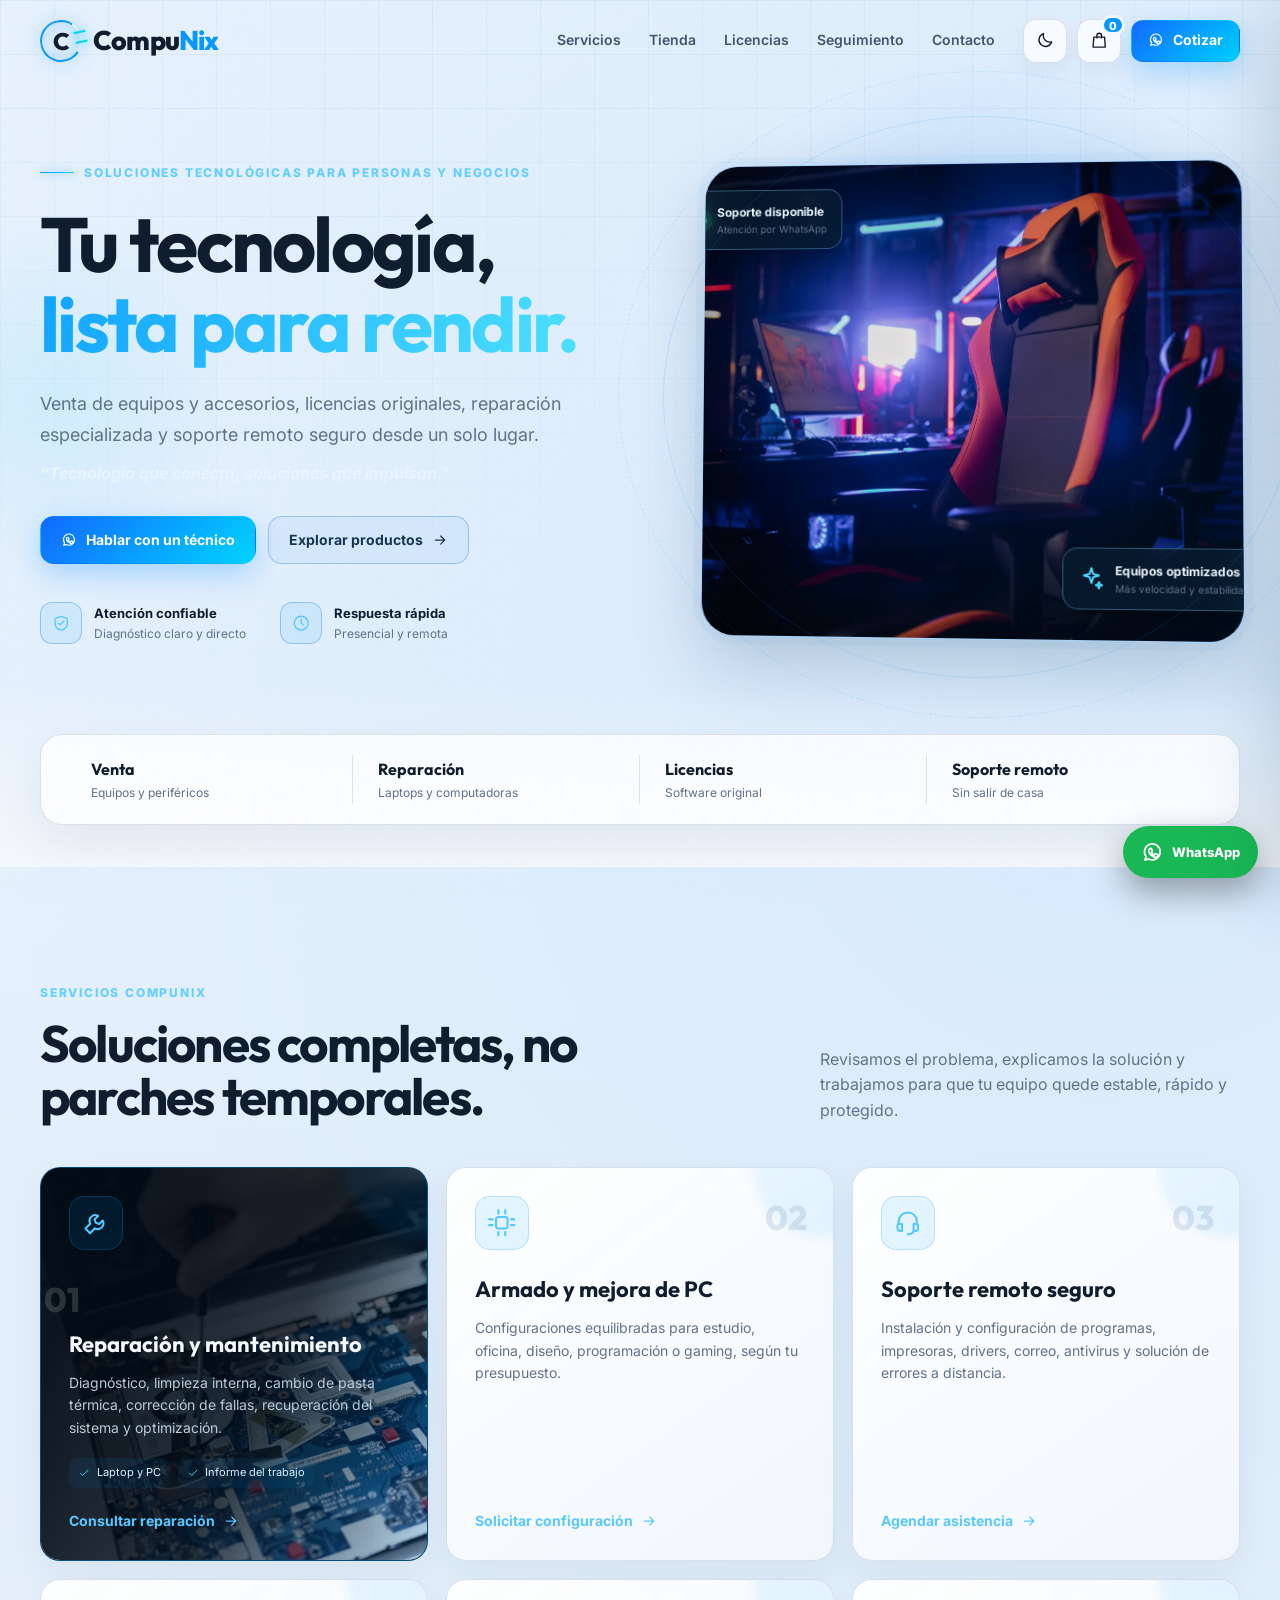
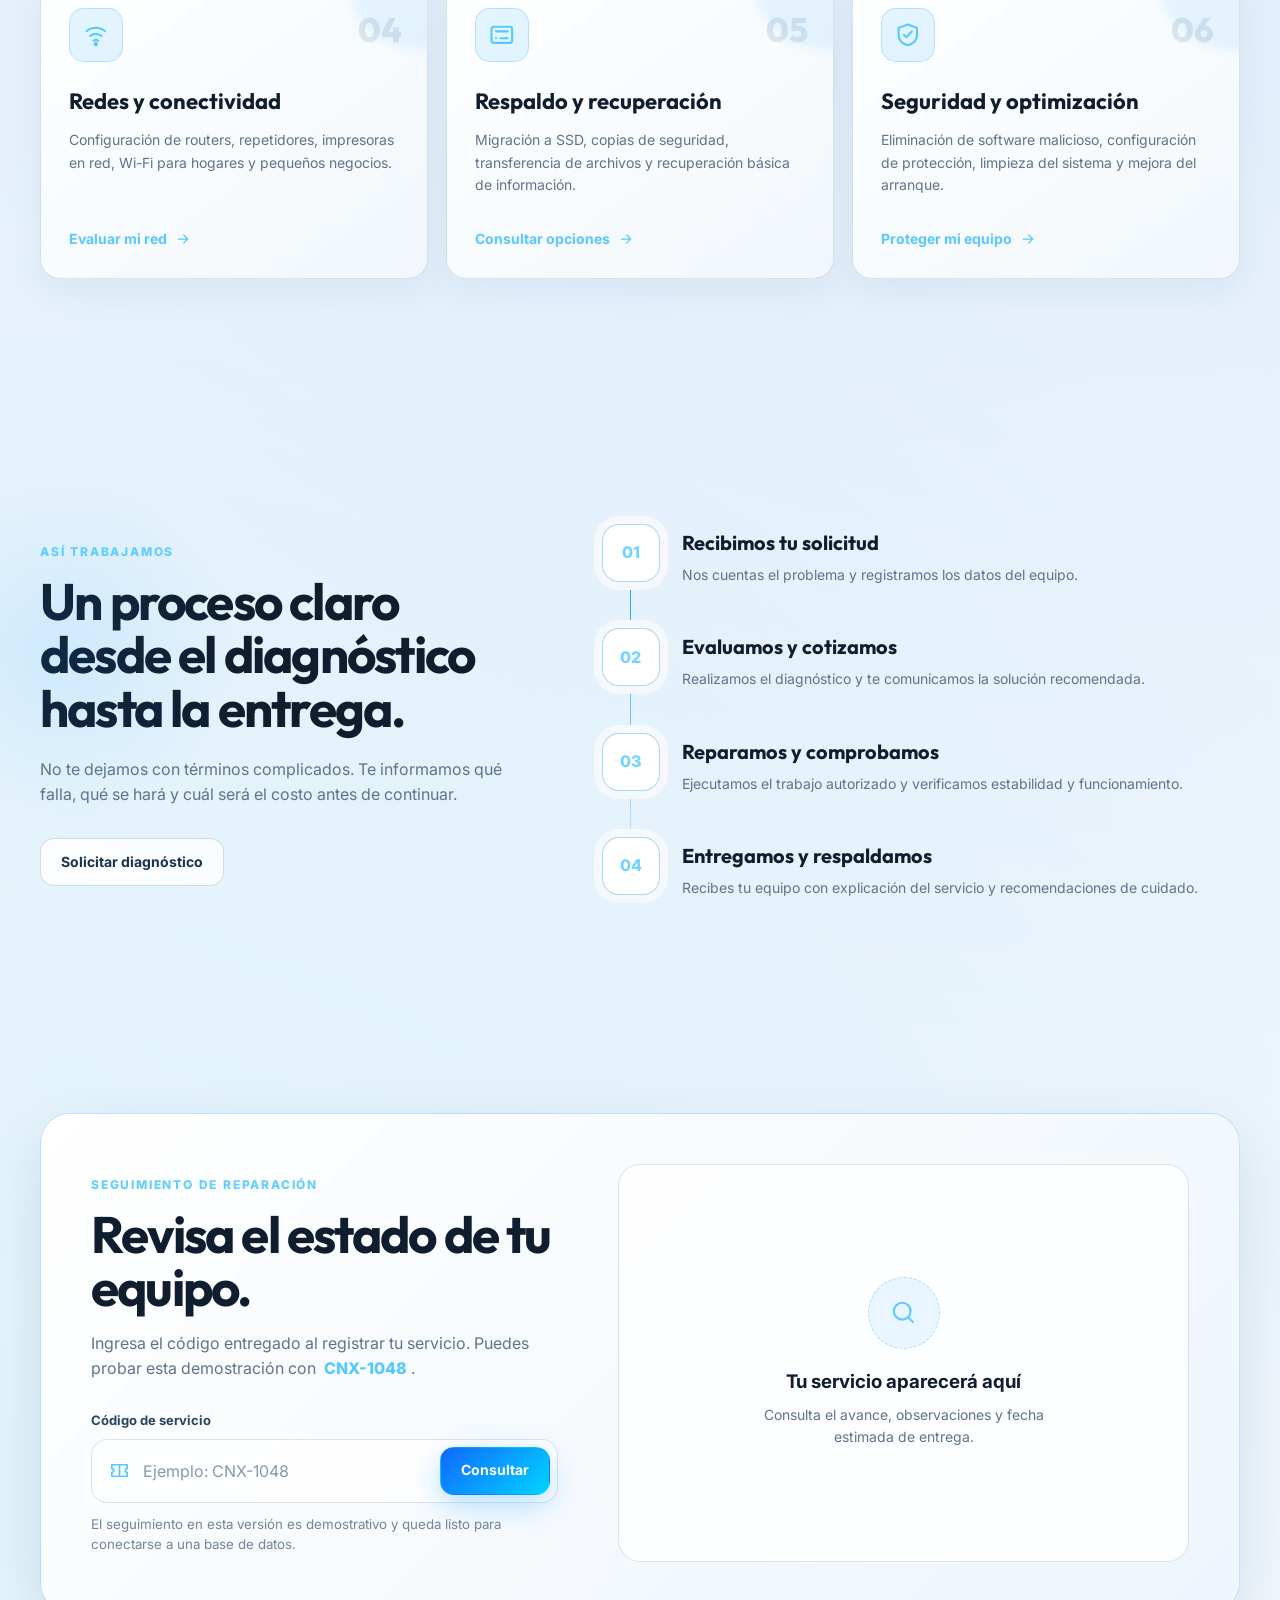
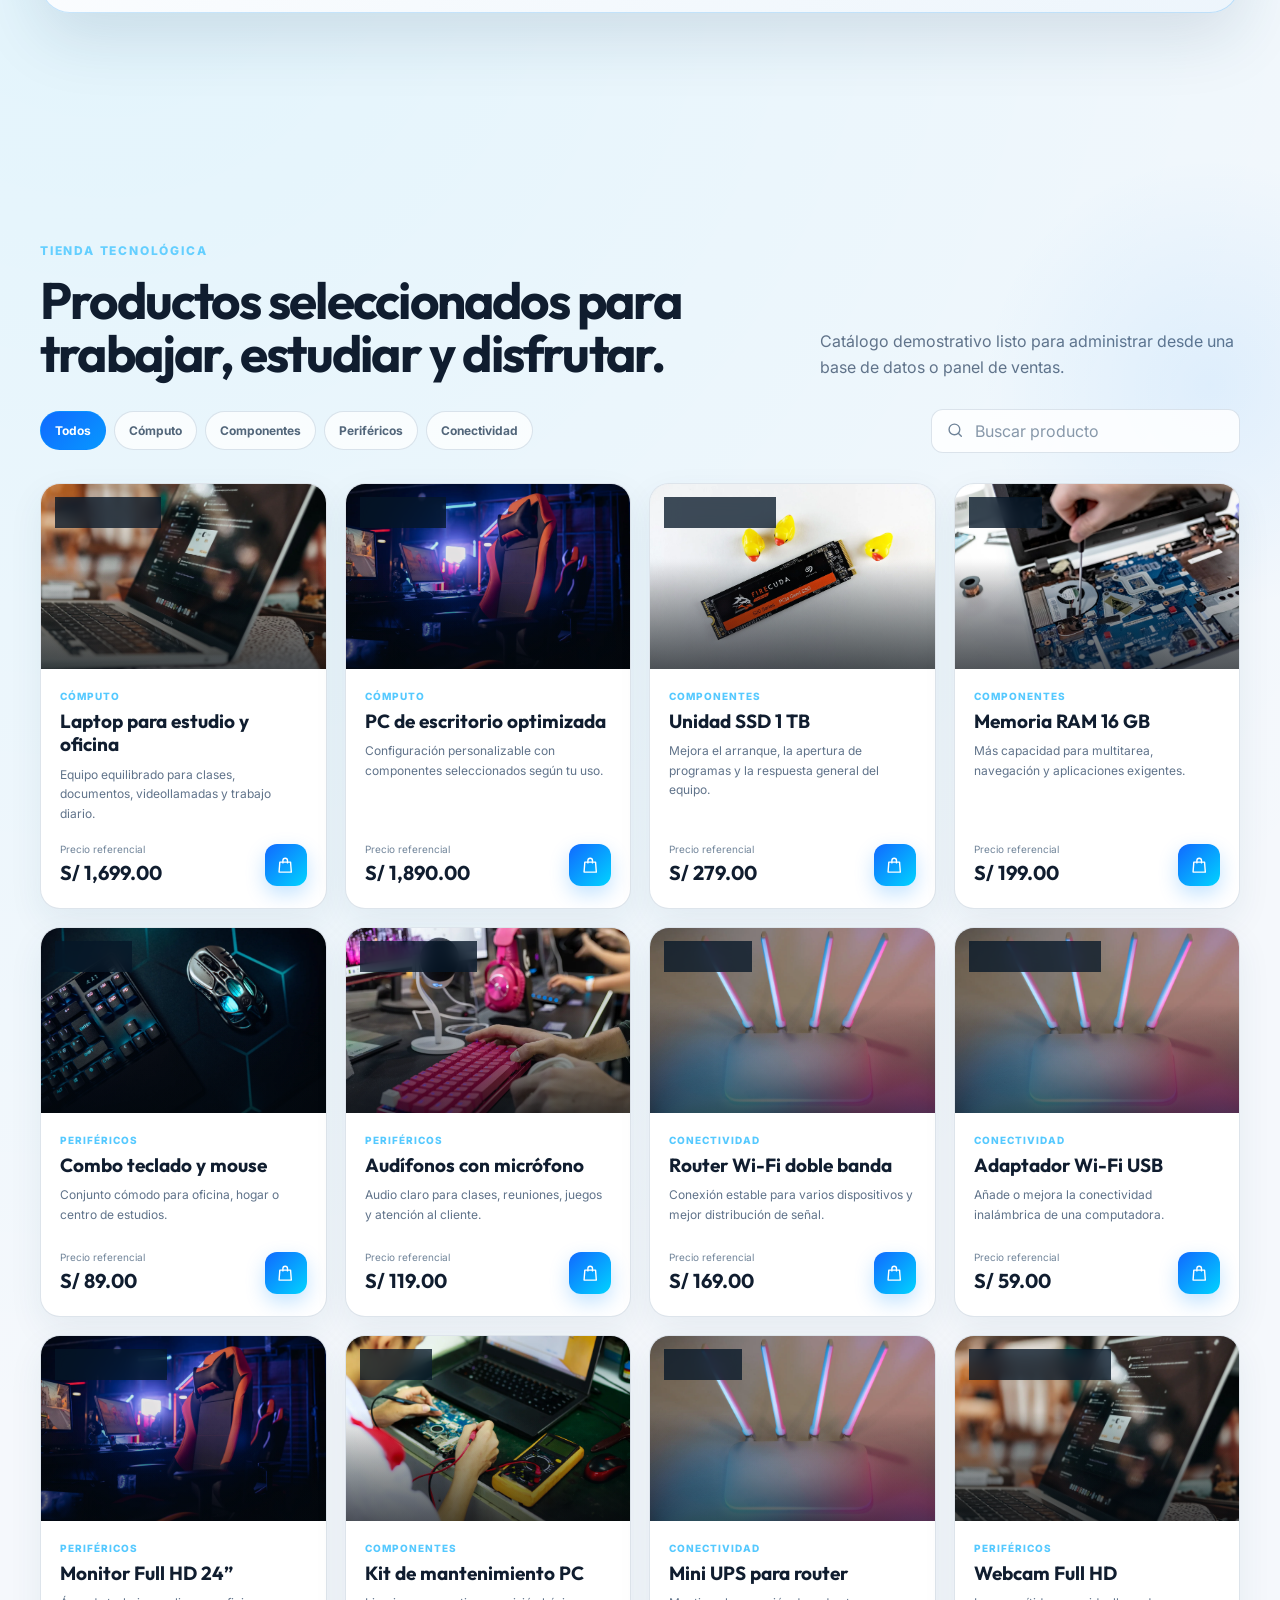
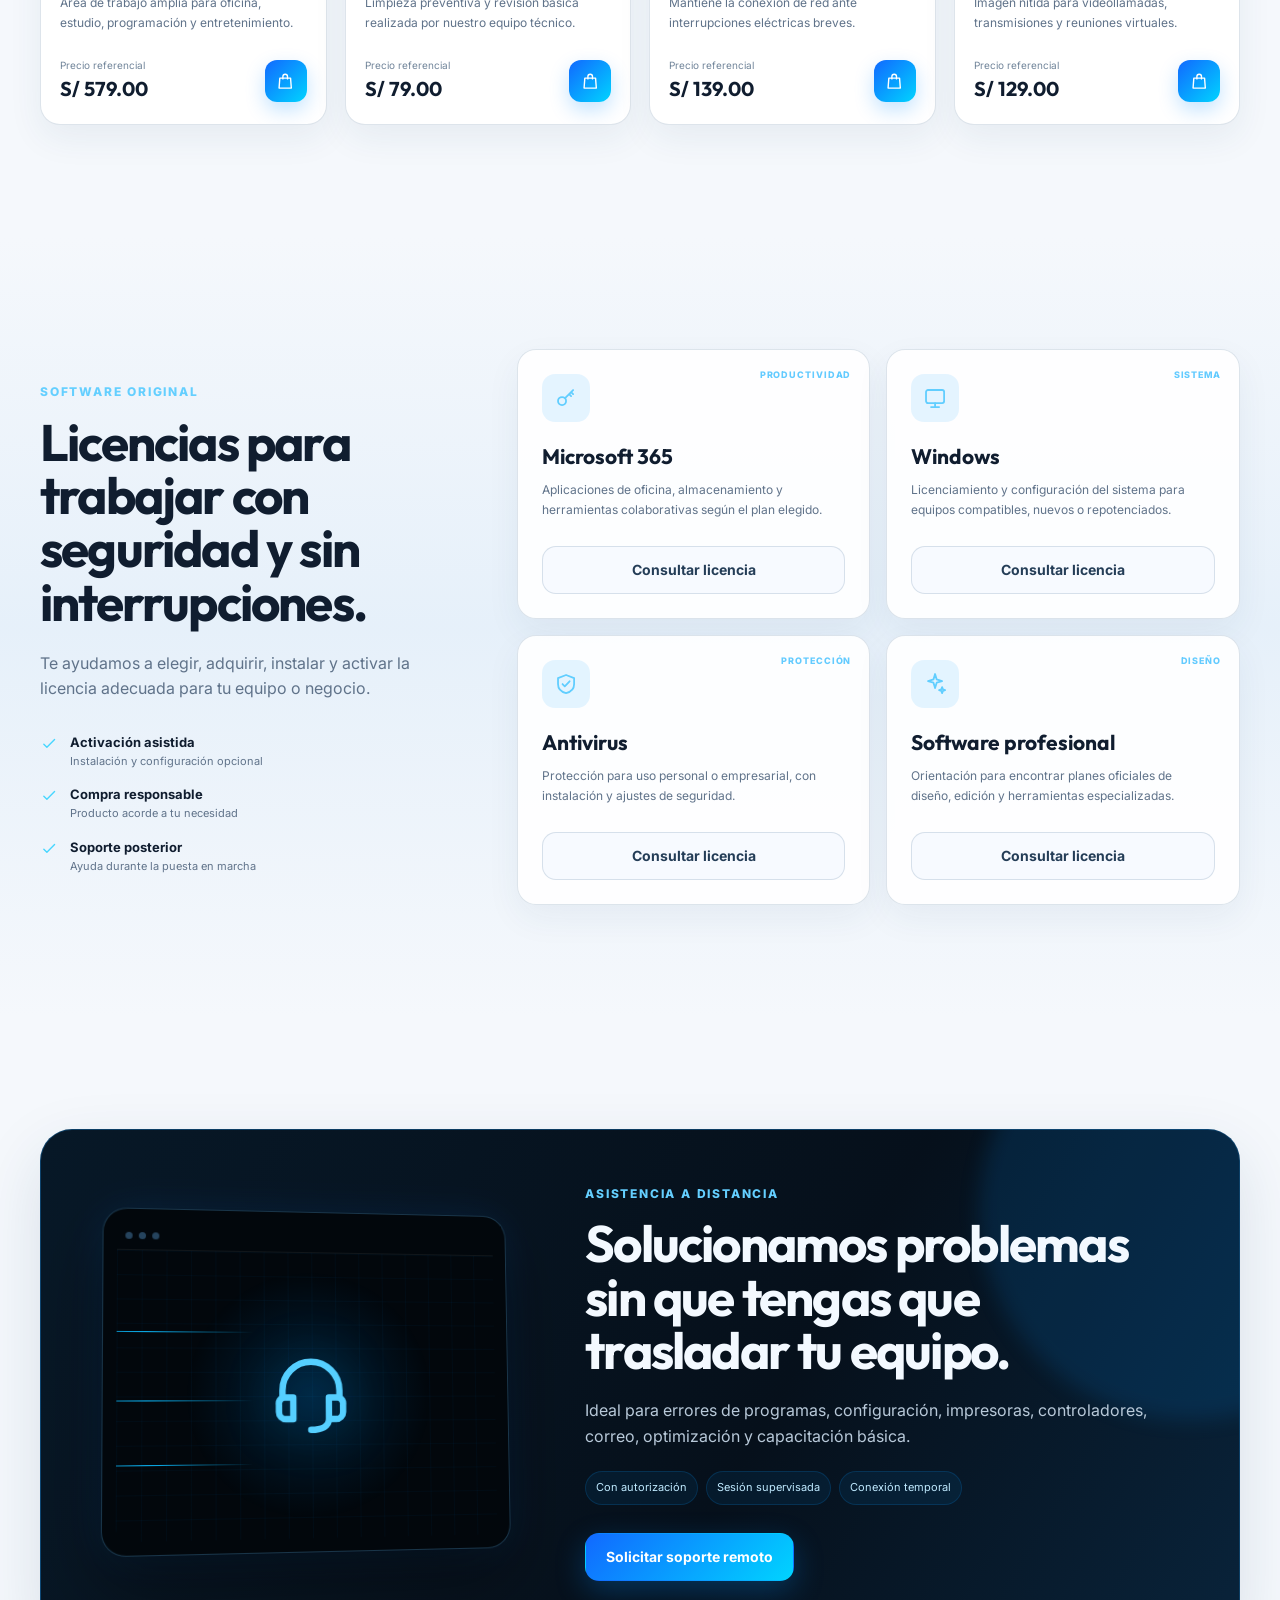
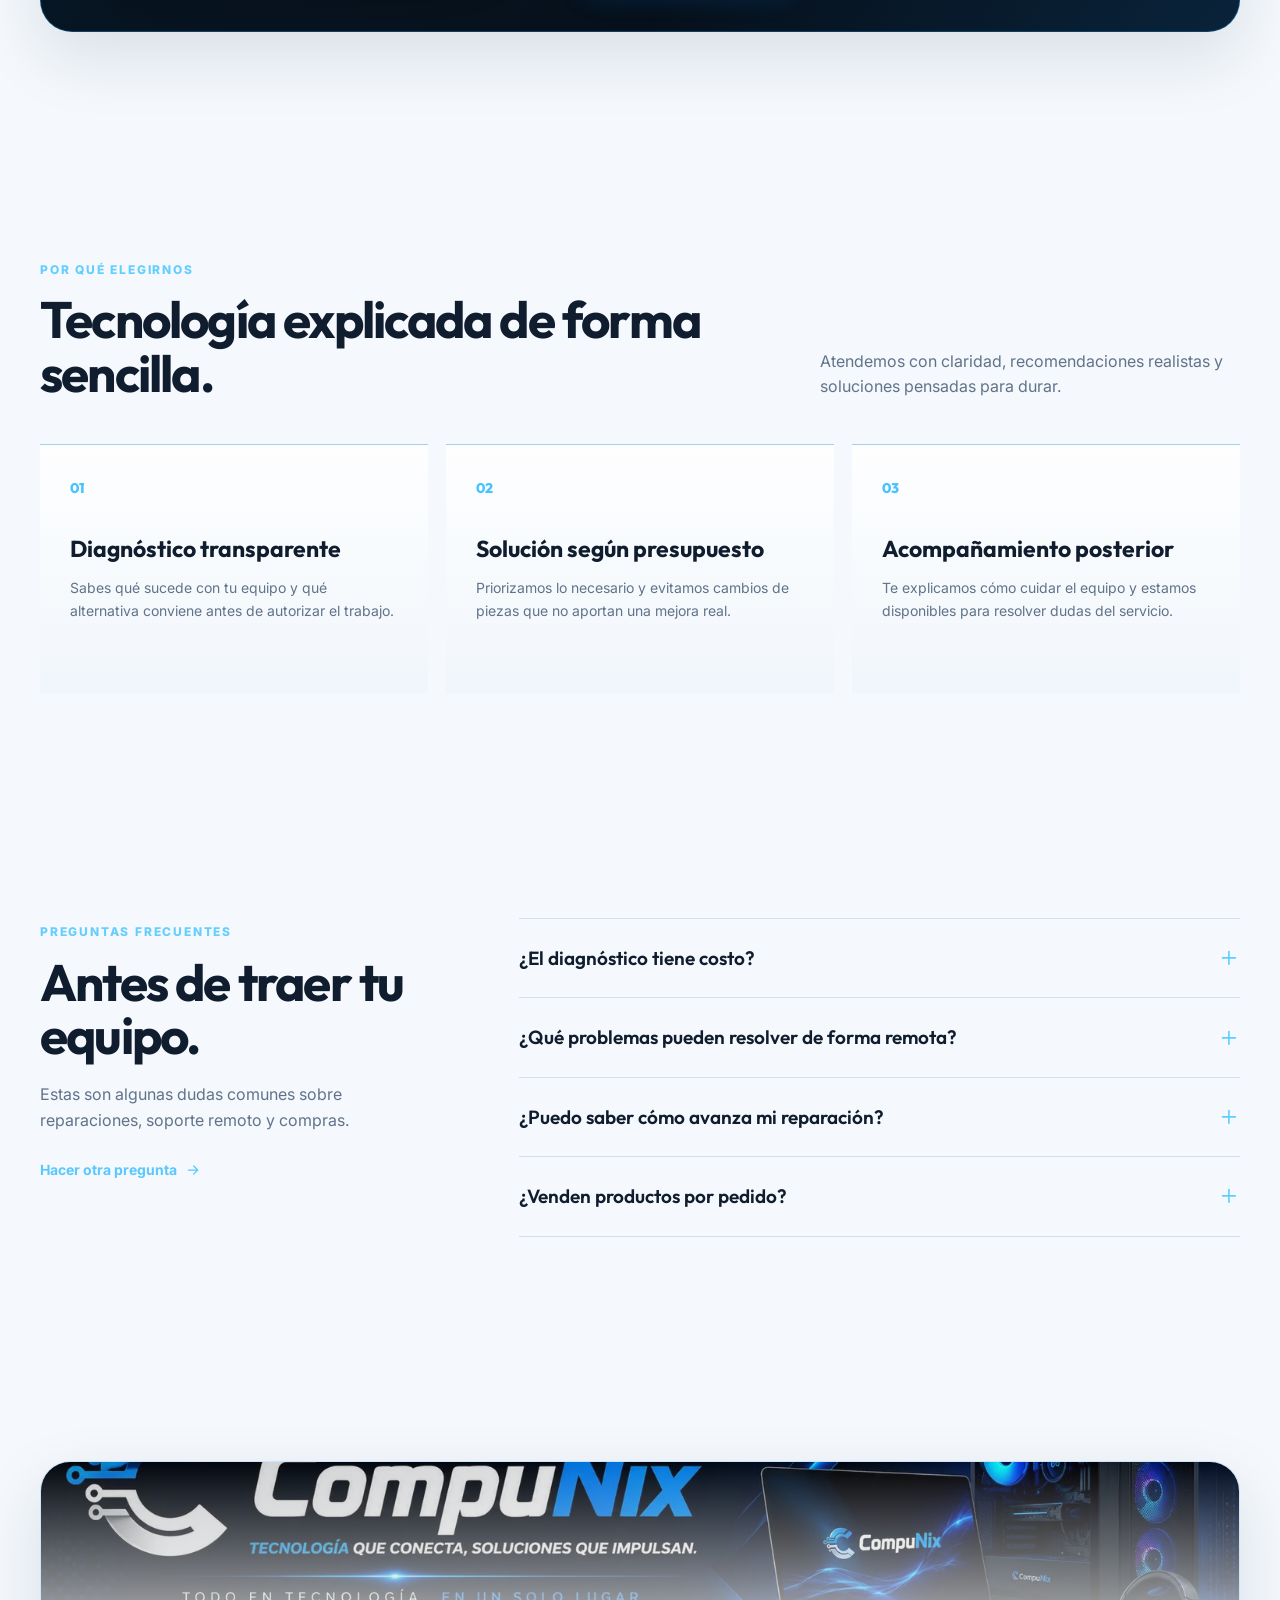
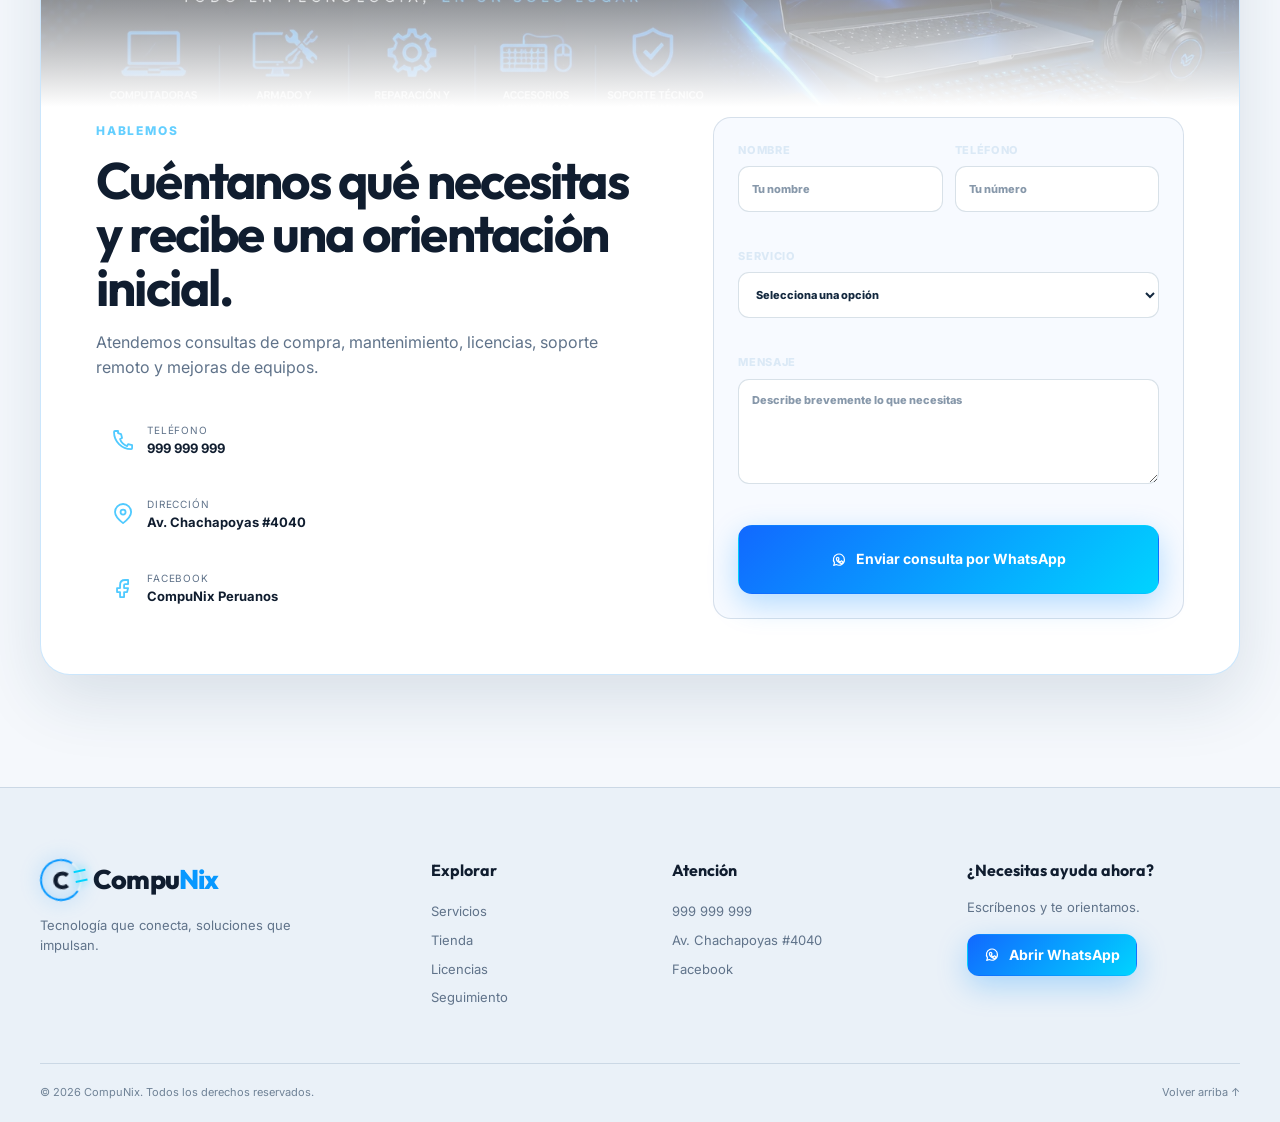
<file: index.html>
<!doctype html>
<html lang="es" data-theme="light">
<head>
  <meta charset="utf-8">
  <meta name="viewport" content="width=device-width, initial-scale=1">
  <meta name="theme-color" content="#f4f8fc">
  <meta name="description" content="CompuNix: venta de equipos, licencias originales, reparación, mantenimiento y soporte técnico remoto.">
  <title>CompuNix | Tecnología que conecta</title>
  <link rel="icon" type="image/png" href="assets/favicon.png">
  <link rel="preconnect" href="https://fonts.googleapis.com">
  <link rel="preconnect" href="https://fonts.gstatic.com" crossorigin>
  <link href="https://fonts.googleapis.com/css2?family=Inter:wght@400;500;600;700;800&family=Outfit:wght@500;600;700;800&display=swap" rel="stylesheet">
  <script>
    try {
      const savedTheme = localStorage.getItem('compunix-theme');
      if (savedTheme === 'dark') document.documentElement.dataset.theme = 'dark';
    } catch (_) {}
  </script>
  <link rel="stylesheet" href="styles.css">
</head>
<body>
  <svg class="svg-sprite" aria-hidden="true">
    <symbol id="i-menu" viewBox="0 0 24 24"><path d="M4 7h16M4 12h16M4 17h16"/></symbol>
    <symbol id="i-x" viewBox="0 0 24 24"><path d="m6 6 12 12M18 6 6 18"/></symbol>
    <symbol id="i-arrow" viewBox="0 0 24 24"><path d="M5 12h14M13 6l6 6-6 6"/></symbol>
    <symbol id="i-chevron" viewBox="0 0 24 24"><path d="m9 18 6-6-6-6"/></symbol>
    <symbol id="i-check" viewBox="0 0 24 24"><path d="m5 12 4 4L19 6"/></symbol>
    <symbol id="i-whatsapp" viewBox="0 0 24 24"><path d="M20 11.5a8.2 8.2 0 0 1-12.1 7.2L4 20l1.3-3.8A8.2 8.2 0 1 1 20 11.5Z"/><path d="M9.2 8.5c.3-.7.6-.7.9-.7h.3c.2 0 .4 0 .6.5l.8 1.8c.1.3.1.5-.1.7l-.6.8c-.2.2-.2.4 0 .7.5.9 1.2 1.7 2.1 2.2.3.2.5.2.7 0l.9-1c.2-.3.5-.3.8-.2l1.7.8c.3.2.5.3.5.5 0 .2-.1 1.2-.8 1.8-.6.6-1.5.8-2.4.6-1.1-.3-2.5-.8-4-2.2-1.2-1.1-2.1-2.5-2.4-3.6-.4-1.4.1-2.2.5-2.7Z"/></symbol>
    <symbol id="i-facebook" viewBox="0 0 24 24"><path d="M14 8h3V4h-3c-3 0-5 2-5 5v3H6v4h3v5h4v-5h3l1-4h-4V9c0-.6.4-1 1-1Z"/></symbol>
    <symbol id="i-phone" viewBox="0 0 24 24"><path d="M7 3H4c-.6 0-1 .4-1 1 0 9.4 7.6 17 17 17 .6 0 1-.4 1-1v-3l-4-1-1 2c-3-.8-6.2-4-7-7l2-1-1-4-3-1Z"/></symbol>
    <symbol id="i-map" viewBox="0 0 24 24"><path d="M20 10c0 5-8 11-8 11S4 15 4 10a8 8 0 1 1 16 0Z"/><circle cx="12" cy="10" r="2.5"/></symbol>
    <symbol id="i-clock" viewBox="0 0 24 24"><circle cx="12" cy="12" r="9"/><path d="M12 7v5l3 2"/></symbol>
    <symbol id="i-search" viewBox="0 0 24 24"><circle cx="11" cy="11" r="7"/><path d="m20 20-4-4"/></symbol>
    <symbol id="i-bag" viewBox="0 0 24 24"><path d="M5 8h14l1 13H4L5 8Z"/><path d="M9 9V6a3 3 0 0 1 6 0v3"/></symbol>
    <symbol id="i-monitor" viewBox="0 0 24 24"><rect x="3" y="4" width="18" height="13" rx="2"/><path d="M8 21h8M12 17v4"/></symbol>
    <symbol id="i-laptop" viewBox="0 0 24 24"><rect x="5" y="4" width="14" height="11" rx="1"/><path d="M3 18h18l-1 2H4l-1-2Z"/></symbol>
    <symbol id="i-wrench" viewBox="0 0 24 24"><path d="M14 6a5 5 0 0 0-6.8 6.8L3 17l4 4 4.2-4.2A5 5 0 0 0 18 10l-3 3-3-1-1-3 3-3Z"/></symbol>
    <symbol id="i-cpu" viewBox="0 0 24 24"><rect x="7" y="7" width="10" height="10" rx="2"/><path d="M9 1v3M15 1v3M9 20v3M15 20v3M20 9h3M20 14h3M1 9h3M1 14h3"/></symbol>
    <symbol id="i-headset" viewBox="0 0 24 24"><path d="M4 13v-2a8 8 0 0 1 16 0v2"/><path d="M4 13h3v6H5a2 2 0 0 1-2-2v-2a2 2 0 0 1 1-2ZM20 13h-3v6h2a2 2 0 0 0 2-2v-2a2 2 0 0 0-1-2ZM17 19c0 2-2 3-5 3"/></symbol>
    <symbol id="i-wifi" viewBox="0 0 24 24"><path d="M4 9a12 12 0 0 1 16 0M7 13a8 8 0 0 1 10 0M10 17a4 4 0 0 1 4 0"/><circle cx="12" cy="20" r="1"/></symbol>
    <symbol id="i-shield" viewBox="0 0 24 24"><path d="M12 3 20 6v6c0 5-3.5 8-8 9-4.5-1-8-4-8-9V6l8-3Z"/><path d="m8.5 12 2.2 2.2 4.8-5"/></symbol>
    <symbol id="i-drive" viewBox="0 0 24 24"><rect x="3" y="5" width="18" height="14" rx="2"/><path d="M7 15h.01M11 15h6M7 9h10"/></symbol>
    <symbol id="i-key" viewBox="0 0 24 24"><circle cx="8" cy="15" r="4"/><path d="m11 12 8-8M15 8l2 2M17 6l2 2"/></symbol>
    <symbol id="i-box" viewBox="0 0 24 24"><path d="m4 7 8-4 8 4-8 4-8-4Z"/><path d="M4 7v10l8 4 8-4V7M12 11v10"/></symbol>
    <symbol id="i-ticket" viewBox="0 0 24 24"><path d="M4 6h16v4a2 2 0 0 0 0 4v4H4v-4a2 2 0 0 0 0-4V6Z"/><path d="M12 7v10"/></symbol>
    <symbol id="i-spark" viewBox="0 0 24 24"><path d="m12 2 1.6 5.4L19 9l-5.4 1.6L12 16l-1.6-5.4L5 9l5.4-1.6L12 2ZM19 15l.8 2.2L22 18l-2.2.8L19 21l-.8-2.2L16 18l2.2-.8L19 15Z"/></symbol>
    <symbol id="i-star" viewBox="0 0 24 24"><path d="m12 3 2.8 5.7 6.2.9-4.5 4.4 1.1 6.2-5.6-2.9-5.6 2.9 1.1-6.2L3 9.6l6.2-.9L12 3Z"/></symbol>
    <symbol id="i-plus" viewBox="0 0 24 24"><path d="M12 5v14M5 12h14"/></symbol>
    <symbol id="i-minus" viewBox="0 0 24 24"><path d="M5 12h14"/></symbol>
    <symbol id="i-trash" viewBox="0 0 24 24"><path d="M4 7h16M9 7V4h6v3M7 7l1 14h8l1-14M10 11v6M14 11v6"/></symbol>
    <symbol id="i-copy" viewBox="0 0 24 24"><rect x="8" y="8" width="12" height="12" rx="2"/><path d="M16 8V6a2 2 0 0 0-2-2H6a2 2 0 0 0-2 2v8a2 2 0 0 0 2 2h2"/></symbol>
    <symbol id="i-sun" viewBox="0 0 24 24"><circle cx="12" cy="12" r="4"/><path d="M12 2v2M12 20v2M4.93 4.93l1.42 1.42M17.66 17.66l1.41 1.41M2 12h2M20 12h2M4.93 19.07l1.42-1.42M17.66 6.34l1.41-1.41"/></symbol>
    <symbol id="i-moon" viewBox="0 0 24 24"><path d="M20.5 14.1A8.5 8.5 0 0 1 9.9 3.5 8.5 8.5 0 1 0 20.5 14.1Z"/></symbol>
  </svg>

  <div class="page-noise" aria-hidden="true"></div>

  <header class="site-header" id="top">
    <div class="container nav-wrap">
      <a class="brand" href="#inicio" aria-label="CompuNix, ir al inicio">
        <span class="brand-mark" aria-hidden="true"><span>C</span></span>
        <span class="brand-word">Compu<span>Nix</span></span>
      </a>

      <nav class="main-nav" id="mainNav" aria-label="Navegación principal">
        <a href="#servicios">Servicios</a>
        <a href="#tienda">Tienda</a>
        <a href="#licencias">Licencias</a>
        <a href="#seguimiento">Seguimiento</a>
        <a href="#contacto">Contacto</a>
      </nav>

      <div class="nav-actions">
        <button class="theme-toggle" id="themeToggle" type="button" aria-label="Activar modo oscuro" title="Activar modo oscuro">
          <svg class="icon theme-icon-moon" aria-hidden="true"><use href="#i-moon"></use></svg>
          <svg class="icon theme-icon-sun" aria-hidden="true"><use href="#i-sun"></use></svg>
          <span class="sr-only" id="themeToggleLabel">Activar modo oscuro</span>
        </button>
        <button class="cart-button" id="openCart" type="button" aria-label="Abrir carrito">
          <svg class="icon"><use href="#i-bag"></use></svg>
          <span class="cart-count" id="cartCount">0</span>
        </button>
        <a class="btn btn-primary btn-small hide-mobile" href="https://wa.me/51999999999?text=Hola%20CompuNix%2C%20deseo%20una%20cotizaci%C3%B3n" target="_blank" rel="noopener">
          <svg class="icon"><use href="#i-whatsapp"></use></svg>
          Cotizar
        </a>
        <button class="menu-button" id="menuButton" type="button" aria-label="Abrir menú" aria-expanded="false">
          <svg class="icon menu-open"><use href="#i-menu"></use></svg>
          <svg class="icon menu-close"><use href="#i-x"></use></svg>
        </button>
      </div>
    </div>
  </header>

  <main>
    <section class="hero" id="inicio">
      <div class="hero-glow glow-one" aria-hidden="true"></div>
      <div class="hero-glow glow-two" aria-hidden="true"></div>
      <div class="container hero-grid">
        <div class="hero-content reveal">
          <div class="eyebrow"><span></span> Soluciones tecnológicas para personas y negocios</div>
          <h1>Tu tecnología, <span>lista para rendir.</span></h1>
          <p class="hero-lead">Venta de equipos y accesorios, licencias originales, reparación especializada y soporte remoto seguro desde un solo lugar.</p>
          <p class="slogan">“Tecnología que conecta, soluciones que impulsan.”</p>
          <div class="hero-actions">
            <a class="btn btn-primary" href="https://wa.me/51999999999?text=Hola%20CompuNix%2C%20necesito%20ayuda%20con%20mi%20equipo" target="_blank" rel="noopener">
              <svg class="icon"><use href="#i-whatsapp"></use></svg>
              Hablar con un técnico
            </a>
            <a class="btn btn-ghost" href="#tienda">Explorar productos <svg class="icon"><use href="#i-arrow"></use></svg></a>
          </div>
          <div class="hero-proof">
            <div class="proof-item">
              <span class="proof-icon"><svg class="icon"><use href="#i-shield"></use></svg></span>
              <div><strong>Atención confiable</strong><small>Diagnóstico claro y directo</small></div>
            </div>
            <div class="proof-item">
              <span class="proof-icon"><svg class="icon"><use href="#i-clock"></use></svg></span>
              <div><strong>Respuesta rápida</strong><small>Presencial y remota</small></div>
            </div>
          </div>
        </div>

        <div class="hero-visual reveal delay-1">
          <div class="visual-frame">
            <img src="assets/hero-real.webp" alt="Estación moderna con computadoras y equipos tecnológicos">
            <div class="visual-overlay"></div>
            <div class="status-card status-top">
              <span class="pulse-dot"></span>
              <div><strong>Soporte disponible</strong><small>Atención por WhatsApp</small></div>
            </div>
            <div class="status-card status-bottom">
              <svg class="icon"><use href="#i-spark"></use></svg>
              <div><strong>Equipos optimizados</strong><small>Más velocidad y estabilidad</small></div>
            </div>
          </div>
          <div class="orbit orbit-one"></div>
          <div class="orbit orbit-two"></div>
        </div>
      </div>

      <div class="container trust-strip reveal delay-2">
        <div><strong>Venta</strong><span>Equipos y periféricos</span></div>
        <div><strong>Reparación</strong><span>Laptops y computadoras</span></div>
        <div><strong>Licencias</strong><span>Software original</span></div>
        <div><strong>Soporte remoto</strong><span>Sin salir de casa</span></div>
      </div>
    </section>

    <section class="section services" id="servicios">
      <div class="container">
        <div class="section-heading reveal">
          <div>
            <span class="section-kicker">Servicios CompuNix</span>
            <h2>Soluciones completas, no parches temporales.</h2>
          </div>
          <p>Revisamos el problema, explicamos la solución y trabajamos para que tu equipo quede estable, rápido y protegido.</p>
        </div>

        <div class="service-grid">
          <article class="service-card featured with-photo reveal">
            <div class="service-photo"><img src="assets/repair-real.webp" alt="Técnico realizando mantenimiento interno de una laptop" loading="lazy" decoding="async"></div>
            <div class="service-icon"><svg class="icon"><use href="#i-wrench"></use></svg></div>
            <span class="service-number">01</span>
            <h3>Reparación y mantenimiento</h3>
            <p>Diagnóstico, limpieza interna, cambio de pasta térmica, corrección de fallas, recuperación del sistema y optimización.</p>
            <ul class="mini-list">
              <li><svg class="icon"><use href="#i-check"></use></svg> Laptop y PC</li>
              <li><svg class="icon"><use href="#i-check"></use></svg> Informe del trabajo</li>
            </ul>
            <a href="#seguimiento" class="text-link">Consultar reparación <svg class="icon"><use href="#i-arrow"></use></svg></a>
          </article>

          <article class="service-card reveal delay-1">
            <div class="service-icon"><svg class="icon"><use href="#i-cpu"></use></svg></div>
            <span class="service-number">02</span>
            <h3>Armado y mejora de PC</h3>
            <p>Configuraciones equilibradas para estudio, oficina, diseño, programación o gaming, según tu presupuesto.</p>
            <a href="https://wa.me/51999999999?text=Hola%20CompuNix%2C%20quiero%20cotizar%20una%20PC" target="_blank" rel="noopener" class="text-link">Solicitar configuración <svg class="icon"><use href="#i-arrow"></use></svg></a>
          </article>

          <article class="service-card reveal delay-2">
            <div class="service-icon"><svg class="icon"><use href="#i-headset"></use></svg></div>
            <span class="service-number">03</span>
            <h3>Soporte remoto seguro</h3>
            <p>Instalación y configuración de programas, impresoras, drivers, correo, antivirus y solución de errores a distancia.</p>
            <button class="text-link button-link" type="button" data-open-support>Agendar asistencia <svg class="icon"><use href="#i-arrow"></use></svg></button>
          </article>

          <article class="service-card reveal">
            <div class="service-icon"><svg class="icon"><use href="#i-wifi"></use></svg></div>
            <span class="service-number">04</span>
            <h3>Redes y conectividad</h3>
            <p>Configuración de routers, repetidores, impresoras en red, Wi-Fi para hogares y pequeños negocios.</p>
            <a href="https://wa.me/51999999999?text=Hola%20CompuNix%2C%20necesito%20ayuda%20con%20mi%20red%20Wi-Fi" target="_blank" rel="noopener" class="text-link">Evaluar mi red <svg class="icon"><use href="#i-arrow"></use></svg></a>
          </article>

          <article class="service-card reveal delay-1">
            <div class="service-icon"><svg class="icon"><use href="#i-drive"></use></svg></div>
            <span class="service-number">05</span>
            <h3>Respaldo y recuperación</h3>
            <p>Migración a SSD, copias de seguridad, transferencia de archivos y recuperación básica de información.</p>
            <a href="https://wa.me/51999999999?text=Hola%20CompuNix%2C%20necesito%20recuperar%20o%20respaldar%20mis%20archivos" target="_blank" rel="noopener" class="text-link">Consultar opciones <svg class="icon"><use href="#i-arrow"></use></svg></a>
          </article>

          <article class="service-card reveal delay-2">
            <div class="service-icon"><svg class="icon"><use href="#i-shield"></use></svg></div>
            <span class="service-number">06</span>
            <h3>Seguridad y optimización</h3>
            <p>Eliminación de software malicioso, configuración de protección, limpieza del sistema y mejora del arranque.</p>
            <a href="https://wa.me/51999999999?text=Hola%20CompuNix%2C%20quiero%20optimizar%20y%20proteger%20mi%20equipo" target="_blank" rel="noopener" class="text-link">Proteger mi equipo <svg class="icon"><use href="#i-arrow"></use></svg></a>
          </article>
        </div>
      </div>
    </section>

    <section class="section process-section">
      <div class="container process-grid">
        <div class="process-copy reveal">
          <span class="section-kicker">Así trabajamos</span>
          <h2>Un proceso claro desde el diagnóstico hasta la entrega.</h2>
          <p>No te dejamos con términos complicados. Te informamos qué falla, qué se hará y cuál será el costo antes de continuar.</p>
          <a class="btn btn-secondary" href="https://wa.me/51999999999?text=Hola%20CompuNix%2C%20quiero%20llevar%20mi%20equipo%20a%20revisi%C3%B3n" target="_blank" rel="noopener">Solicitar diagnóstico</a>
        </div>
        <div class="process-steps">
          <article class="process-step reveal">
            <span>01</span><div><h3>Recibimos tu solicitud</h3><p>Nos cuentas el problema y registramos los datos del equipo.</p></div>
          </article>
          <article class="process-step reveal delay-1">
            <span>02</span><div><h3>Evaluamos y cotizamos</h3><p>Realizamos el diagnóstico y te comunicamos la solución recomendada.</p></div>
          </article>
          <article class="process-step reveal delay-2">
            <span>03</span><div><h3>Reparamos y comprobamos</h3><p>Ejecutamos el trabajo autorizado y verificamos estabilidad y funcionamiento.</p></div>
          </article>
          <article class="process-step reveal delay-3">
            <span>04</span><div><h3>Entregamos y respaldamos</h3><p>Recibes tu equipo con explicación del servicio y recomendaciones de cuidado.</p></div>
          </article>
        </div>
      </div>
    </section>

    <section class="section tracking-section" id="seguimiento">
      <div class="container tracking-shell reveal">
        <div class="tracking-copy">
          <span class="section-kicker">Seguimiento de reparación</span>
          <h2>Revisa el estado de tu equipo.</h2>
          <p>Ingresa el código entregado al registrar tu servicio. Puedes probar esta demostración con <button class="demo-code" type="button" data-demo-code="CNX-1048">CNX-1048</button>.</p>
          <form class="tracking-form" id="trackingForm">
            <label for="trackingCode">Código de servicio</label>
            <div class="tracking-input-wrap">
              <svg class="icon"><use href="#i-ticket"></use></svg>
              <input id="trackingCode" name="trackingCode" type="text" placeholder="Ejemplo: CNX-1048" autocomplete="off" maxlength="20" required>
              <button class="btn btn-primary" type="submit">Consultar</button>
            </div>
          </form>
          <small class="form-note">El seguimiento en esta versión es demostrativo y queda listo para conectarse a una base de datos.</small>
        </div>
        <div class="tracking-result" id="trackingResult" aria-live="polite">
          <div class="tracking-placeholder">
            <span><svg class="icon"><use href="#i-search"></use></svg></span>
            <h3>Tu servicio aparecerá aquí</h3>
            <p>Consulta el avance, observaciones y fecha estimada de entrega.</p>
          </div>
        </div>
      </div>
    </section>

    <section class="section store-section" id="tienda">
      <div class="container">
        <div class="section-heading store-heading reveal">
          <div>
            <span class="section-kicker">Tienda tecnológica</span>
            <h2>Productos seleccionados para trabajar, estudiar y disfrutar.</h2>
          </div>
          <p>Catálogo demostrativo listo para administrar desde una base de datos o panel de ventas.</p>
        </div>

        <div class="store-toolbar reveal">
          <div class="filter-pills" id="productFilters" aria-label="Filtrar productos">
            <button class="filter-pill active" type="button" data-filter="all">Todos</button>
            <button class="filter-pill" type="button" data-filter="computo">Cómputo</button>
            <button class="filter-pill" type="button" data-filter="componentes">Componentes</button>
            <button class="filter-pill" type="button" data-filter="perifericos">Periféricos</button>
            <button class="filter-pill" type="button" data-filter="conectividad">Conectividad</button>
          </div>
          <label class="store-search" for="productSearch">
            <svg class="icon"><use href="#i-search"></use></svg>
            <input type="search" id="productSearch" placeholder="Buscar producto">
          </label>
        </div>

        <div class="product-grid" id="productGrid"></div>
        <div class="empty-products" id="emptyProducts" hidden>
          <svg class="icon"><use href="#i-search"></use></svg>
          <h3>No encontramos productos</h3>
          <p>Prueba con otro término o selecciona otra categoría.</p>
        </div>
      </div>
    </section>

    <section class="section licenses-section" id="licencias">
      <div class="container">
        <div class="licenses-layout">
          <div class="licenses-copy reveal">
            <span class="section-kicker">Software original</span>
            <h2>Licencias para trabajar con seguridad y sin interrupciones.</h2>
            <p>Te ayudamos a elegir, adquirir, instalar y activar la licencia adecuada para tu equipo o negocio.</p>
            <div class="license-benefits">
              <div><svg class="icon"><use href="#i-check"></use></svg><span><strong>Activación asistida</strong><small>Instalación y configuración opcional</small></span></div>
              <div><svg class="icon"><use href="#i-check"></use></svg><span><strong>Compra responsable</strong><small>Producto acorde a tu necesidad</small></span></div>
              <div><svg class="icon"><use href="#i-check"></use></svg><span><strong>Soporte posterior</strong><small>Ayuda durante la puesta en marcha</small></span></div>
            </div>
          </div>
          <div class="license-grid">
            <article class="license-card reveal">
              <span class="license-badge">Productividad</span>
              <div class="license-icon"><svg class="icon"><use href="#i-key"></use></svg></div>
              <h3>Microsoft 365</h3>
              <p>Aplicaciones de oficina, almacenamiento y herramientas colaborativas según el plan elegido.</p>
              <button type="button" class="btn btn-card" data-license="Microsoft 365">Consultar licencia</button>
            </article>
            <article class="license-card reveal delay-1">
              <span class="license-badge">Sistema</span>
              <div class="license-icon"><svg class="icon"><use href="#i-monitor"></use></svg></div>
              <h3>Windows</h3>
              <p>Licenciamiento y configuración del sistema para equipos compatibles, nuevos o repotenciados.</p>
              <button type="button" class="btn btn-card" data-license="Windows">Consultar licencia</button>
            </article>
            <article class="license-card reveal delay-2">
              <span class="license-badge">Protección</span>
              <div class="license-icon"><svg class="icon"><use href="#i-shield"></use></svg></div>
              <h3>Antivirus</h3>
              <p>Protección para uso personal o empresarial, con instalación y ajustes de seguridad.</p>
              <button type="button" class="btn btn-card" data-license="Antivirus">Consultar licencia</button>
            </article>
            <article class="license-card reveal delay-3">
              <span class="license-badge">Diseño</span>
              <div class="license-icon"><svg class="icon"><use href="#i-spark"></use></svg></div>
              <h3>Software profesional</h3>
              <p>Orientación para encontrar planes oficiales de diseño, edición y herramientas especializadas.</p>
              <button type="button" class="btn btn-card" data-license="Software profesional">Consultar licencia</button>
            </article>
          </div>
        </div>
      </div>
    </section>

    <section class="section remote-section">
      <div class="container remote-card reveal">
        <div class="remote-visual" aria-hidden="true">
          <div class="remote-screen">
            <div class="screen-bar"><span></span><span></span><span></span></div>
            <div class="screen-content">
              <svg class="icon"><use href="#i-headset"></use></svg>
              <div class="signal-lines"><i></i><i></i><i></i></div>
            </div>
          </div>
        </div>
        <div class="remote-copy">
          <span class="section-kicker">Asistencia a distancia</span>
          <h2>Solucionamos problemas sin que tengas que trasladar tu equipo.</h2>
          <p>Ideal para errores de programas, configuración, impresoras, controladores, correo, optimización y capacitación básica.</p>
          <div class="remote-tags"><span>Con autorización</span><span>Sesión supervisada</span><span>Conexión temporal</span></div>
          <button class="btn btn-primary" type="button" data-open-support>Solicitar soporte remoto</button>
        </div>
      </div>
    </section>

    <section class="section reviews-section">
      <div class="container">
        <div class="section-heading reveal">
          <div>
            <span class="section-kicker">Por qué elegirnos</span>
            <h2>Tecnología explicada de forma sencilla.</h2>
          </div>
          <p>Atendemos con claridad, recomendaciones realistas y soluciones pensadas para durar.</p>
        </div>
        <div class="value-grid">
          <article class="value-card reveal"><span>01</span><h3>Diagnóstico transparente</h3><p>Sabes qué sucede con tu equipo y qué alternativa conviene antes de autorizar el trabajo.</p></article>
          <article class="value-card reveal delay-1"><span>02</span><h3>Solución según presupuesto</h3><p>Priorizamos lo necesario y evitamos cambios de piezas que no aportan una mejora real.</p></article>
          <article class="value-card reveal delay-2"><span>03</span><h3>Acompañamiento posterior</h3><p>Te explicamos cómo cuidar el equipo y estamos disponibles para resolver dudas del servicio.</p></article>
        </div>
      </div>
    </section>

    <section class="section faq-section">
      <div class="container faq-layout">
        <div class="faq-intro reveal">
          <span class="section-kicker">Preguntas frecuentes</span>
          <h2>Antes de traer tu equipo.</h2>
          <p>Estas son algunas dudas comunes sobre reparaciones, soporte remoto y compras.</p>
          <a class="text-link" href="https://wa.me/51999999999?text=Hola%20CompuNix%2C%20tengo%20una%20consulta" target="_blank" rel="noopener">Hacer otra pregunta <svg class="icon"><use href="#i-arrow"></use></svg></a>
        </div>
        <div class="faq-list" id="faqList">
          <article class="faq-item reveal">
            <button type="button" aria-expanded="false"><span>¿El diagnóstico tiene costo?</span><svg class="icon"><use href="#i-plus"></use></svg></button>
            <div class="faq-answer"><p>El costo depende del tipo de revisión y del equipo. Antes de recibirlo te indicamos las condiciones por WhatsApp.</p></div>
          </article>
          <article class="faq-item reveal delay-1">
            <button type="button" aria-expanded="false"><span>¿Qué problemas pueden resolver de forma remota?</span><svg class="icon"><use href="#i-plus"></use></svg></button>
            <div class="faq-answer"><p>Configuración de programas, impresoras, correo, controladores, errores de Windows, optimización y otras fallas que no requieran intervenir físicamente el equipo.</p></div>
          </article>
          <article class="faq-item reveal delay-2">
            <button type="button" aria-expanded="false"><span>¿Puedo saber cómo avanza mi reparación?</span><svg class="icon"><use href="#i-plus"></use></svg></button>
            <div class="faq-answer"><p>Sí. Con tu código de servicio puedes consultar la etapa del trabajo. La página incluye una demostración lista para conectarse al sistema real.</p></div>
          </article>
          <article class="faq-item reveal delay-3">
            <button type="button" aria-expanded="false"><span>¿Venden productos por pedido?</span><svg class="icon"><use href="#i-plus"></use></svg></button>
            <div class="faq-answer"><p>Sí. Puedes enviar tu lista o indicar para qué necesitas el equipo y recibir una propuesta por WhatsApp.</p></div>
          </article>
        </div>
      </div>
    </section>

    <section class="section contact-section" id="contacto">
      <div class="container contact-shell reveal">
        <div class="contact-banner">
          <img src="assets/brand-banner.webp" alt="Identidad visual de CompuNix">
          <div class="contact-banner-overlay"></div>
        </div>
        <div class="contact-content">
          <div class="contact-copy">
            <span class="section-kicker">Hablemos</span>
            <h2>Cuéntanos qué necesitas y recibe una orientación inicial.</h2>
            <p>Atendemos consultas de compra, mantenimiento, licencias, soporte remoto y mejoras de equipos.</p>
            <div class="contact-data">
              <a href="tel:+51999999999"><svg class="icon"><use href="#i-phone"></use></svg><span><small>Teléfono</small><strong>999 999 999</strong></span></a>
              <a href="https://maps.google.com/?q=Av.%20Chachapoyas%20%234040" target="_blank" rel="noopener"><svg class="icon"><use href="#i-map"></use></svg><span><small>Dirección</small><strong>Av. Chachapoyas #4040</strong></span></a>
              <a href="https://www.facebook.com/compunixperuanos/" target="_blank" rel="noopener"><svg class="icon"><use href="#i-facebook"></use></svg><span><small>Facebook</small><strong>CompuNix Peruanos</strong></span></a>
            </div>
          </div>
          <form class="contact-form" id="contactForm">
            <div class="field-row">
              <label>Nombre<input type="text" name="name" placeholder="Tu nombre" required></label>
              <label>Teléfono<input type="tel" name="phone" placeholder="Tu número" required></label>
            </div>
            <label>Servicio
              <select name="service" required>
                <option value="">Selecciona una opción</option>
                <option>Reparación o mantenimiento</option>
                <option>Compra de equipo o accesorio</option>
                <option>Licencia de software</option>
                <option>Soporte remoto</option>
                <option>Redes y conectividad</option>
                <option>Otro servicio</option>
              </select>
            </label>
            <label>Mensaje<textarea name="message" rows="4" placeholder="Describe brevemente lo que necesitas" required></textarea></label>
            <button class="btn btn-primary btn-full" type="submit"><svg class="icon"><use href="#i-whatsapp"></use></svg> Enviar consulta por WhatsApp</button>
          </form>
        </div>
      </div>
    </section>
  </main>

  <footer class="site-footer">
    <div class="container footer-grid">
      <div class="footer-brand">
        <a class="brand" href="#top"><span class="brand-mark"><span>C</span></span><span class="brand-word">Compu<span>Nix</span></span></a>
        <p>Tecnología que conecta, soluciones que impulsan.</p>
      </div>
      <div class="footer-links"><strong>Explorar</strong><a href="#servicios">Servicios</a><a href="#tienda">Tienda</a><a href="#licencias">Licencias</a><a href="#seguimiento">Seguimiento</a></div>
      <div class="footer-links"><strong>Atención</strong><a href="tel:+51999999999">999 999 999</a><a href="https://maps.google.com/?q=Av.%20Chachapoyas%20%234040" target="_blank" rel="noopener">Av. Chachapoyas #4040</a><a href="https://www.facebook.com/compunixperuanos/" target="_blank" rel="noopener">Facebook</a></div>
      <div class="footer-cta"><strong>¿Necesitas ayuda ahora?</strong><p>Escríbenos y te orientamos.</p><a class="btn btn-primary btn-small" href="https://wa.me/51999999999" target="_blank" rel="noopener"><svg class="icon"><use href="#i-whatsapp"></use></svg> Abrir WhatsApp</a></div>
    </div>
    <div class="container footer-bottom"><span>© <span id="currentYear"></span> CompuNix. Todos los derechos reservados.</span><a href="#top">Volver arriba ↑</a></div>
  </footer>

  <a class="floating-whatsapp" href="https://wa.me/51999999999?text=Hola%20CompuNix" target="_blank" rel="noopener" aria-label="Contactar por WhatsApp">
    <svg class="icon"><use href="#i-whatsapp"></use></svg><span>WhatsApp</span>
  </a>

  <div class="drawer-overlay" id="drawerOverlay"></div>
  <aside class="cart-drawer" id="cartDrawer" aria-hidden="true" aria-label="Carrito de compras">
    <div class="drawer-header">
      <div><span>Tu pedido</span><h2>Carrito</h2></div>
      <button type="button" id="closeCart" aria-label="Cerrar carrito"><svg class="icon"><use href="#i-x"></use></svg></button>
    </div>
    <div class="cart-items" id="cartItems"></div>
    <div class="empty-cart" id="emptyCart"><span><svg class="icon"><use href="#i-bag"></use></svg></span><h3>Tu carrito está vacío</h3><p>Agrega productos y envía el pedido por WhatsApp.</p></div>
    <div class="cart-footer" id="cartFooter" hidden>
      <div class="cart-total"><span>Total referencial</span><strong id="cartTotal">S/ 0.00</strong></div>
      <button class="btn btn-primary btn-full" type="button" id="sendCart"><svg class="icon"><use href="#i-whatsapp"></use></svg> Pedir por WhatsApp</button>
      <small>Los precios y la disponibilidad se confirman antes de la compra.</small>
    </div>
  </aside>

  <div class="modal" id="supportModal" aria-hidden="true" role="dialog" aria-modal="true" aria-labelledby="supportTitle">
    <div class="modal-backdrop" data-close-support></div>
    <div class="modal-panel">
      <button class="modal-close" type="button" data-close-support aria-label="Cerrar"><svg class="icon"><use href="#i-x"></use></svg></button>
      <div class="modal-icon"><svg class="icon"><use href="#i-headset"></use></svg></div>
      <span class="section-kicker">Soporte remoto</span>
      <h2 id="supportTitle">Solicita una sesión de asistencia.</h2>
      <p>Completa los datos y abriremos WhatsApp con tu solicitud lista para enviar.</p>
      <form id="supportForm">
        <label>Nombre<input type="text" name="name" placeholder="Tu nombre" required></label>
        <label>Tipo de ayuda
          <select name="service" required>
            <option value="">Selecciona una opción</option>
            <option>Instalación de programa</option>
            <option>Configuración de impresora</option>
            <option>Error de Windows</option>
            <option>Optimización del equipo</option>
            <option>Correo o cuenta</option>
            <option>Otro problema</option>
          </select>
        </label>
        <label>Describe el problema<textarea name="detail" rows="4" placeholder="¿Qué mensaje o problema aparece?" required></textarea></label>
        <button class="btn btn-primary btn-full" type="submit"><svg class="icon"><use href="#i-whatsapp"></use></svg> Continuar por WhatsApp</button>
      </form>
    </div>
  </div>

  <div class="toast" id="toast" role="status" aria-live="polite"></div>
  <script src="script.js"></script>
</body>
</html>
</file>
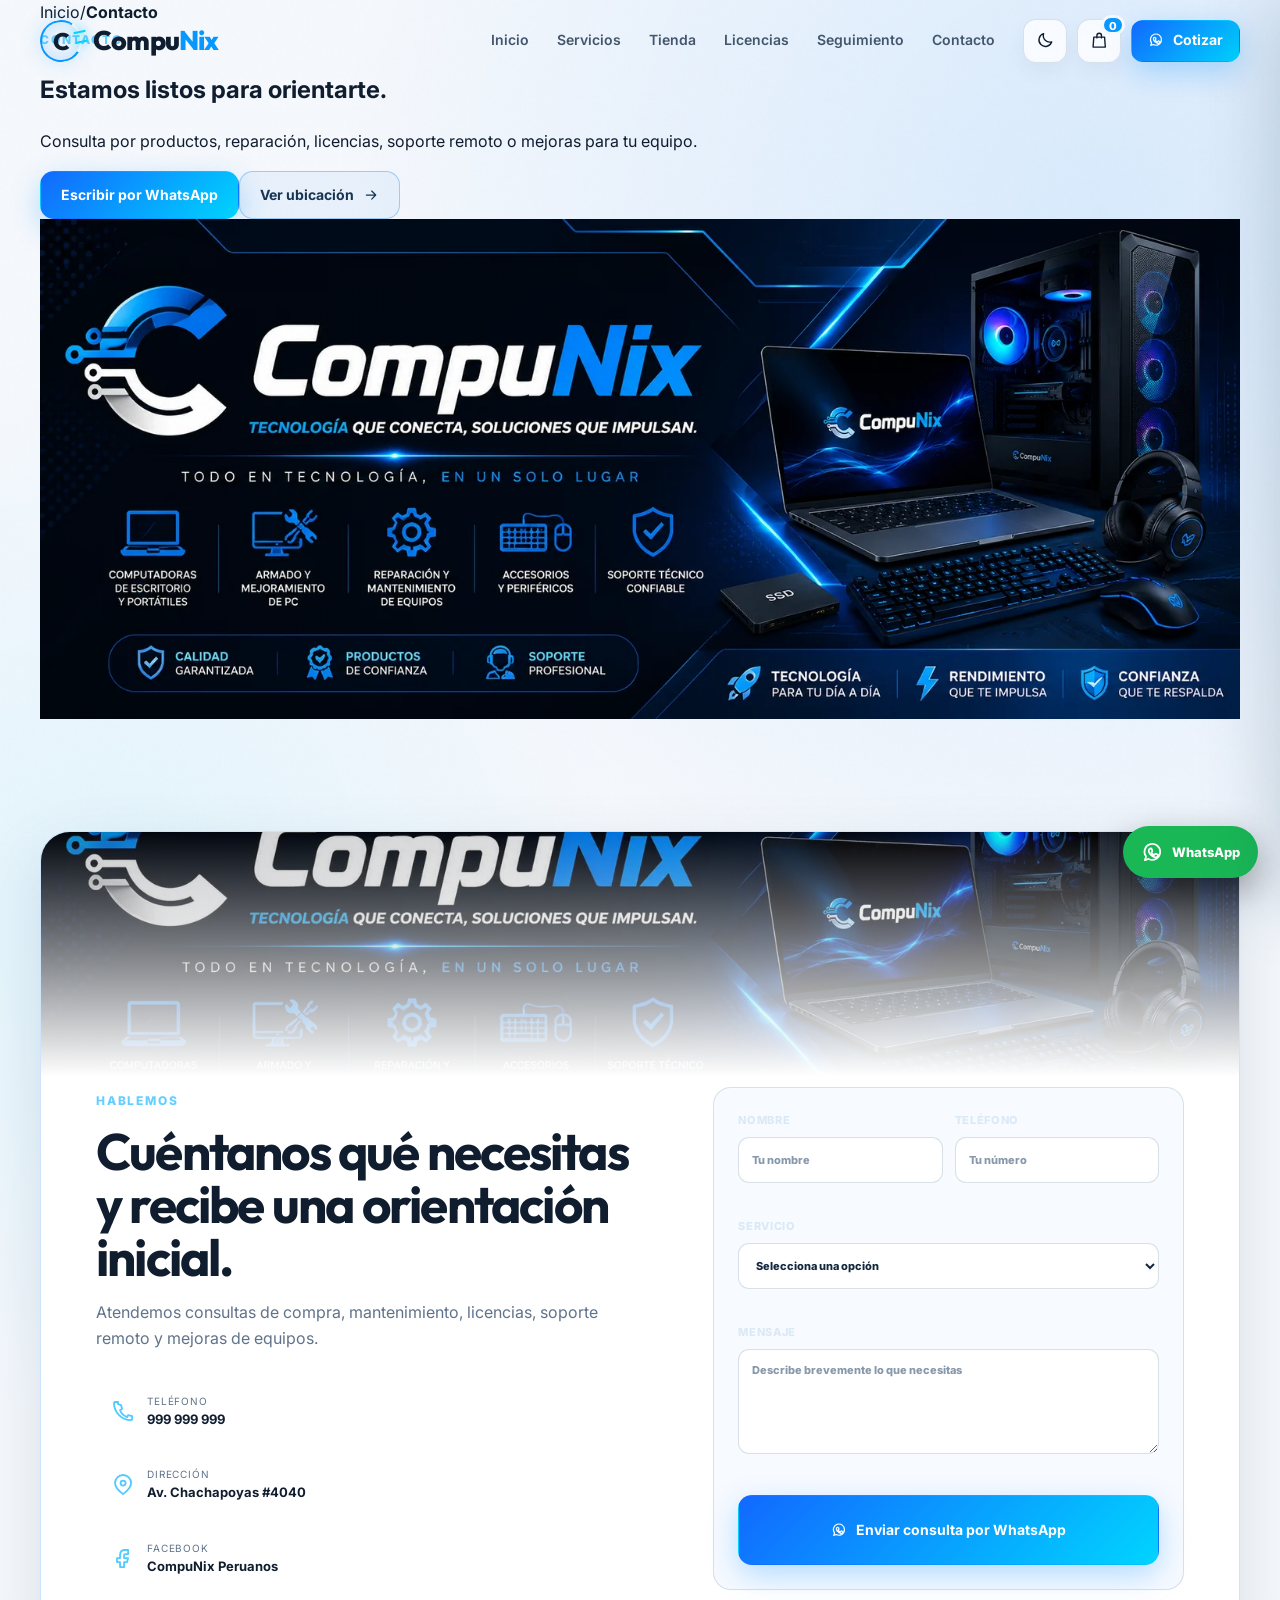
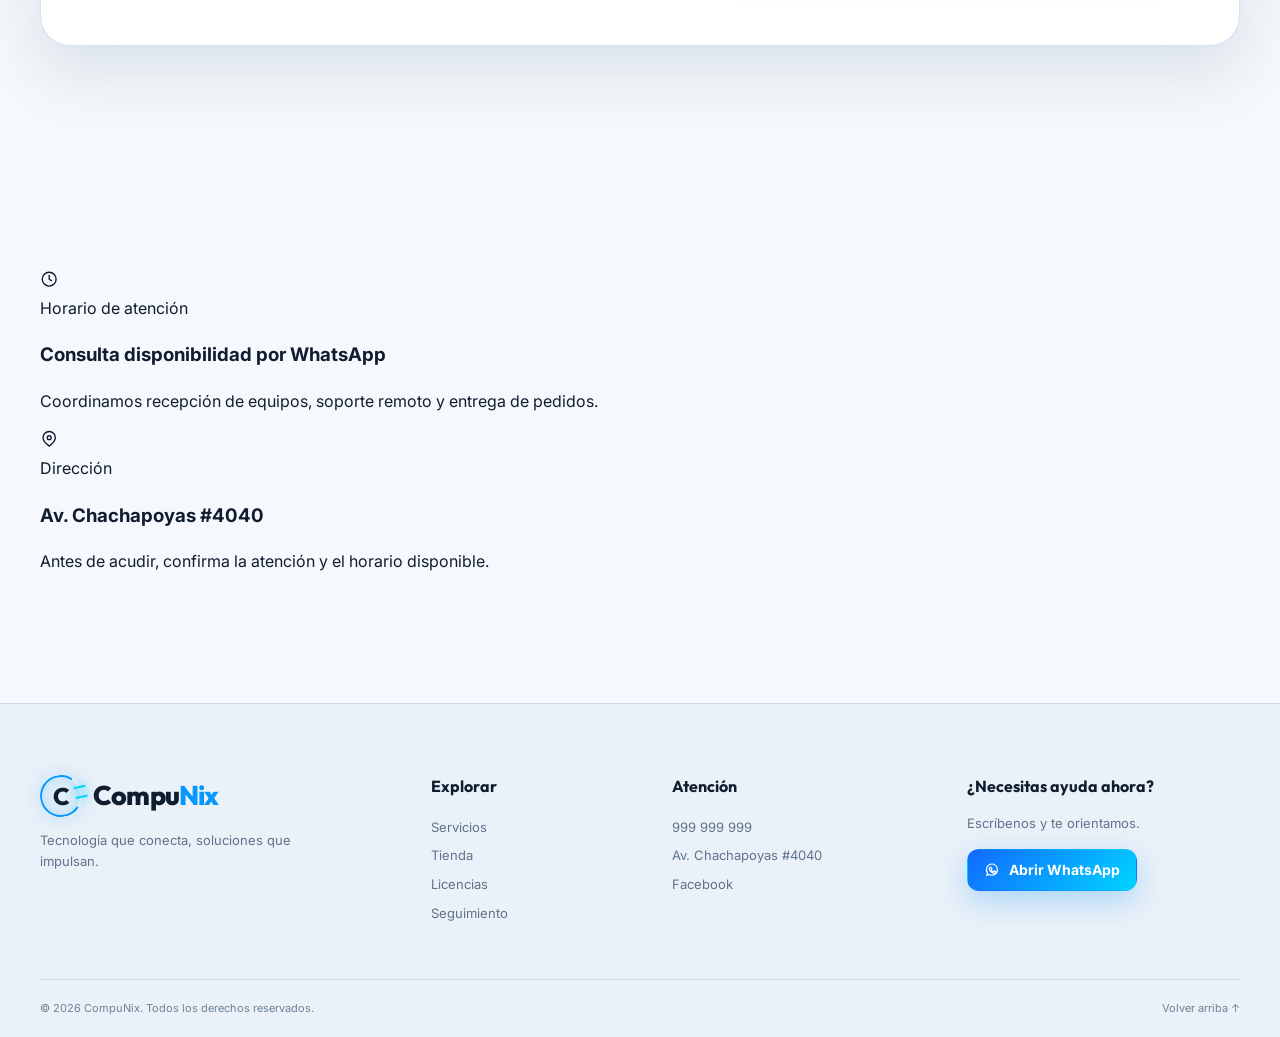
<file: contacto.html>
<!doctype html>
<html lang="es" data-theme="light">
<head>
  <meta charset="utf-8"><meta name="viewport" content="width=device-width, initial-scale=1">
  <meta name="theme-color" content="#f4f8fc"><meta name="description" content="Contacta a CompuNix por WhatsApp, teléfono, Facebook o visítanos en Av. Chachapoyas #4040.">
  <title>Contacto | CompuNix</title><link rel="icon" type="image/png" href="assets/favicon.png">
  <link rel="preconnect" href="https://fonts.googleapis.com"><link rel="preconnect" href="https://fonts.gstatic.com" crossorigin>
  <link href="https://fonts.googleapis.com/css2?family=Inter:wght@400;500;600;700;800&family=Outfit:wght@500;600;700;800&display=swap" rel="stylesheet">
  <script>try{const savedTheme=localStorage.getItem('compunix-theme');if(savedTheme==='dark')document.documentElement.dataset.theme='dark';}catch(_){}</script>
  <link rel="stylesheet" href="styles.css">
</head>
<body data-page="contacto">
  <svg aria-hidden="true" class="svg-sprite">
<symbol id="i-menu" viewbox="0 0 24 24"><path d="M4 7h16M4 12h16M4 17h16"></path></symbol>
<symbol id="i-x" viewbox="0 0 24 24"><path d="m6 6 12 12M18 6 6 18"></path></symbol>
<symbol id="i-arrow" viewbox="0 0 24 24"><path d="M5 12h14M13 6l6 6-6 6"></path></symbol>
<symbol id="i-chevron" viewbox="0 0 24 24"><path d="m9 18 6-6-6-6"></path></symbol>
<symbol id="i-check" viewbox="0 0 24 24"><path d="m5 12 4 4L19 6"></path></symbol>
<symbol id="i-whatsapp" viewbox="0 0 24 24"><path d="M20 11.5a8.2 8.2 0 0 1-12.1 7.2L4 20l1.3-3.8A8.2 8.2 0 1 1 20 11.5Z"></path><path d="M9.2 8.5c.3-.7.6-.7.9-.7h.3c.2 0 .4 0 .6.5l.8 1.8c.1.3.1.5-.1.7l-.6.8c-.2.2-.2.4 0 .7.5.9 1.2 1.7 2.1 2.2.3.2.5.2.7 0l.9-1c.2-.3.5-.3.8-.2l1.7.8c.3.2.5.3.5.5 0 .2-.1 1.2-.8 1.8-.6.6-1.5.8-2.4.6-1.1-.3-2.5-.8-4-2.2-1.2-1.1-2.1-2.5-2.4-3.6-.4-1.4.1-2.2.5-2.7Z"></path></symbol>
<symbol id="i-facebook" viewbox="0 0 24 24"><path d="M14 8h3V4h-3c-3 0-5 2-5 5v3H6v4h3v5h4v-5h3l1-4h-4V9c0-.6.4-1 1-1Z"></path></symbol>
<symbol id="i-phone" viewbox="0 0 24 24"><path d="M7 3H4c-.6 0-1 .4-1 1 0 9.4 7.6 17 17 17 .6 0 1-.4 1-1v-3l-4-1-1 2c-3-.8-6.2-4-7-7l2-1-1-4-3-1Z"></path></symbol>
<symbol id="i-map" viewbox="0 0 24 24"><path d="M20 10c0 5-8 11-8 11S4 15 4 10a8 8 0 1 1 16 0Z"></path><circle cx="12" cy="10" r="2.5"></circle></symbol>
<symbol id="i-clock" viewbox="0 0 24 24"><circle cx="12" cy="12" r="9"></circle><path d="M12 7v5l3 2"></path></symbol>
<symbol id="i-search" viewbox="0 0 24 24"><circle cx="11" cy="11" r="7"></circle><path d="m20 20-4-4"></path></symbol>
<symbol id="i-bag" viewbox="0 0 24 24"><path d="M5 8h14l1 13H4L5 8Z"></path><path d="M9 9V6a3 3 0 0 1 6 0v3"></path></symbol>
<symbol id="i-monitor" viewbox="0 0 24 24"><rect height="13" rx="2" width="18" x="3" y="4"></rect><path d="M8 21h8M12 17v4"></path></symbol>
<symbol id="i-laptop" viewbox="0 0 24 24"><rect height="11" rx="1" width="14" x="5" y="4"></rect><path d="M3 18h18l-1 2H4l-1-2Z"></path></symbol>
<symbol id="i-wrench" viewbox="0 0 24 24"><path d="M14 6a5 5 0 0 0-6.8 6.8L3 17l4 4 4.2-4.2A5 5 0 0 0 18 10l-3 3-3-1-1-3 3-3Z"></path></symbol>
<symbol id="i-cpu" viewbox="0 0 24 24"><rect height="10" rx="2" width="10" x="7" y="7"></rect><path d="M9 1v3M15 1v3M9 20v3M15 20v3M20 9h3M20 14h3M1 9h3M1 14h3"></path></symbol>
<symbol id="i-headset" viewbox="0 0 24 24"><path d="M4 13v-2a8 8 0 0 1 16 0v2"></path><path d="M4 13h3v6H5a2 2 0 0 1-2-2v-2a2 2 0 0 1 1-2ZM20 13h-3v6h2a2 2 0 0 0 2-2v-2a2 2 0 0 0-1-2ZM17 19c0 2-2 3-5 3"></path></symbol>
<symbol id="i-wifi" viewbox="0 0 24 24"><path d="M4 9a12 12 0 0 1 16 0M7 13a8 8 0 0 1 10 0M10 17a4 4 0 0 1 4 0"></path><circle cx="12" cy="20" r="1"></circle></symbol>
<symbol id="i-shield" viewbox="0 0 24 24"><path d="M12 3 20 6v6c0 5-3.5 8-8 9-4.5-1-8-4-8-9V6l8-3Z"></path><path d="m8.5 12 2.2 2.2 4.8-5"></path></symbol>
<symbol id="i-drive" viewbox="0 0 24 24"><rect height="14" rx="2" width="18" x="3" y="5"></rect><path d="M7 15h.01M11 15h6M7 9h10"></path></symbol>
<symbol id="i-key" viewbox="0 0 24 24"><circle cx="8" cy="15" r="4"></circle><path d="m11 12 8-8M15 8l2 2M17 6l2 2"></path></symbol>
<symbol id="i-box" viewbox="0 0 24 24"><path d="m4 7 8-4 8 4-8 4-8-4Z"></path><path d="M4 7v10l8 4 8-4V7M12 11v10"></path></symbol>
<symbol id="i-ticket" viewbox="0 0 24 24"><path d="M4 6h16v4a2 2 0 0 0 0 4v4H4v-4a2 2 0 0 0 0-4V6Z"></path><path d="M12 7v10"></path></symbol>
<symbol id="i-spark" viewbox="0 0 24 24"><path d="m12 2 1.6 5.4L19 9l-5.4 1.6L12 16l-1.6-5.4L5 9l5.4-1.6L12 2ZM19 15l.8 2.2L22 18l-2.2.8L19 21l-.8-2.2L16 18l2.2-.8L19 15Z"></path></symbol>
<symbol id="i-star" viewbox="0 0 24 24"><path d="m12 3 2.8 5.7 6.2.9-4.5 4.4 1.1 6.2-5.6-2.9-5.6 2.9 1.1-6.2L3 9.6l6.2-.9L12 3Z"></path></symbol>
<symbol id="i-plus" viewbox="0 0 24 24"><path d="M12 5v14M5 12h14"></path></symbol>
<symbol id="i-minus" viewbox="0 0 24 24"><path d="M5 12h14"></path></symbol>
<symbol id="i-trash" viewbox="0 0 24 24"><path d="M4 7h16M9 7V4h6v3M7 7l1 14h8l1-14M10 11v6M14 11v6"></path></symbol>
<symbol id="i-copy" viewbox="0 0 24 24"><rect height="12" rx="2" width="12" x="8" y="8"></rect><path d="M16 8V6a2 2 0 0 0-2-2H6a2 2 0 0 0-2 2v8a2 2 0 0 0 2 2h2"></path></symbol>
<symbol id="i-sun" viewbox="0 0 24 24"><circle cx="12" cy="12" r="4"></circle><path d="M12 2v2M12 20v2M4.93 4.93l1.42 1.42M17.66 17.66l1.41 1.41M2 12h2M20 12h2M4.93 19.07l1.42-1.42M17.66 6.34l1.41-1.41"></path></symbol>
<symbol id="i-moon" viewbox="0 0 24 24"><path d="M20.5 14.1A8.5 8.5 0 0 1 9.9 3.5 8.5 8.5 0 1 0 20.5 14.1Z"></path></symbol>
</svg>
  <div class="page-noise" aria-hidden="true"></div>
  <header class="site-header" id="top">
    <div class="container nav-wrap">
      <a class="brand" href="index.html" aria-label="CompuNix, ir al inicio">
        <span class="brand-mark" aria-hidden="true"><span>C</span></span>
        <span class="brand-word">Compu<span>Nix</span></span>
      </a>
      <nav class="main-nav" id="mainNav" aria-label="Navegación principal"><a href="index.html">Inicio</a><a href="servicios.html">Servicios</a><a href="tienda.html">Tienda</a><a href="licencias.html">Licencias</a><a href="seguimiento.html">Seguimiento</a><a href="contacto.html" class="active" aria-current="page">Contacto</a></nav>
      <div class="nav-actions">
        <button class="theme-toggle" id="themeToggle" type="button" aria-label="Activar modo oscuro" title="Activar modo oscuro">
          <svg class="icon theme-icon-moon" aria-hidden="true"><use href="#i-moon"></use></svg>
          <svg class="icon theme-icon-sun" aria-hidden="true"><use href="#i-sun"></use></svg>
          <span class="sr-only" id="themeToggleLabel">Activar modo oscuro</span>
        </button>
        <button class="cart-button" id="openCart" type="button" aria-label="Abrir carrito">
          <svg class="icon"><use href="#i-bag"></use></svg><span class="cart-count" id="cartCount">0</span>
        </button>
        <a class="btn btn-primary btn-small hide-mobile" href="https://wa.me/51999999999?text=Hola%20CompuNix%2C%20deseo%20una%20cotizaci%C3%B3n" target="_blank" rel="noopener">
          <svg class="icon"><use href="#i-whatsapp"></use></svg>Cotizar
        </a>
        <button class="menu-button" id="menuButton" type="button" aria-label="Abrir menú" aria-expanded="false">
          <svg class="icon menu-open"><use href="#i-menu"></use></svg><svg class="icon menu-close"><use href="#i-x"></use></svg>
        </button>
      </div>
    </div>
  </header>
  <main><section class="page-hero">
      <div class="page-hero-glow" aria-hidden="true"></div>
      <div class="container page-hero-grid">
        <div class="page-hero-copy reveal">
          <div class="breadcrumbs"><a href="index.html">Inicio</a><span>/</span><strong>Contacto</strong></div>
          <span class="section-kicker">Contacto</span>
          <h1>Estamos listos para <span>orientarte.</span></h1>
          <p>Consulta por productos, reparación, licencias, soporte remoto o mejoras para tu equipo.</p>
          <div class="page-hero-actions"><a class="btn btn-primary" href="https://wa.me/51999999999?text=Hola%20CompuNix%2C%20tengo%20una%20consulta">Escribir por WhatsApp</a><a class="btn btn-ghost" href="https://maps.google.com/?q=Av.%20Chachapoyas%20%234040">Ver ubicación<svg class="icon"><use href="#i-arrow"></use></svg></a></div>
        </div>
        <div class="page-hero-media reveal delay-1"><img src="assets/brand-banner.webp" alt="Identidad visual de CompuNix"><div class="page-hero-media-shade"></div></div>
      </div>
    </section><section class="section contact-section" id="datos-contacto">
<div class="container contact-shell reveal">
<div class="contact-banner">
<img alt="Identidad visual de CompuNix" src="assets/brand-banner.webp"/>
<div class="contact-banner-overlay"></div>
</div>
<div class="contact-content">
<div class="contact-copy">
<span class="section-kicker">Hablemos</span>
<h2>Cuéntanos qué necesitas y recibe una orientación inicial.</h2>
<p>Atendemos consultas de compra, mantenimiento, licencias, soporte remoto y mejoras de equipos.</p>
<div class="contact-data">
<a href="tel:+51999999999"><svg class="icon"><use href="#i-phone"></use></svg><span><small>Teléfono</small><strong>999 999 999</strong></span></a>
<a href="https://maps.google.com/?q=Av.%20Chachapoyas%20%234040" rel="noopener" target="_blank"><svg class="icon"><use href="#i-map"></use></svg><span><small>Dirección</small><strong>Av. Chachapoyas #4040</strong></span></a>
<a href="https://www.facebook.com/compunixperuanos/" rel="noopener" target="_blank"><svg class="icon"><use href="#i-facebook"></use></svg><span><small>Facebook</small><strong>CompuNix Peruanos</strong></span></a>
</div>
</div>
<form class="contact-form" id="contactForm">
<div class="field-row">
<label>Nombre<input name="name" placeholder="Tu nombre" required="" type="text"/></label>
<label>Teléfono<input name="phone" placeholder="Tu número" required="" type="tel"/></label>
</div>
<label>Servicio
              <select name="service" required="">
<option value="">Selecciona una opción</option>
<option>Reparación o mantenimiento</option>
<option>Compra de equipo o accesorio</option>
<option>Licencia de software</option>
<option>Soporte remoto</option>
<option>Redes y conectividad</option>
<option>Otro servicio</option>
</select>
</label>
<label>Mensaje<textarea name="message" placeholder="Describe brevemente lo que necesitas" required="" rows="4"></textarea></label>
<button class="btn btn-primary btn-full" type="submit"><svg class="icon"><use href="#i-whatsapp"></use></svg> Enviar consulta por WhatsApp</button>
</form>
</div>
</div>
</section><section class="section contact-extra"><div class="container contact-extra-grid"><article class="contact-extra-card reveal"><svg class="icon"><use href="#i-clock"></use></svg><div><span>Horario de atención</span><h3>Consulta disponibilidad por WhatsApp</h3><p>Coordinamos recepción de equipos, soporte remoto y entrega de pedidos.</p></div></article><article class="contact-extra-card reveal delay-1"><svg class="icon"><use href="#i-map"></use></svg><div><span>Dirección</span><h3>Av. Chachapoyas #4040</h3><p>Antes de acudir, confirma la atención y el horario disponible.</p></div></article></div></section></main>
  <footer class="site-footer">
    <div class="container footer-grid">
      <div class="footer-brand">
        <a class="brand" href="index.html"><span class="brand-mark"><span>C</span></span><span class="brand-word">Compu<span>Nix</span></span></a>
        <p>Tecnología que conecta, soluciones que impulsan.</p>
      </div>
      <div class="footer-links"><strong>Explorar</strong><a href="servicios.html">Servicios</a><a href="tienda.html">Tienda</a><a href="licencias.html">Licencias</a><a href="seguimiento.html">Seguimiento</a></div>
      <div class="footer-links"><strong>Atención</strong><a href="tel:+51999999999">999 999 999</a><a href="https://maps.google.com/?q=Av.%20Chachapoyas%20%234040" target="_blank" rel="noopener">Av. Chachapoyas #4040</a><a href="https://www.facebook.com/compunixperuanos/" target="_blank" rel="noopener">Facebook</a></div>
      <div class="footer-cta"><strong>¿Necesitas ayuda ahora?</strong><p>Escríbenos y te orientamos.</p><a class="btn btn-primary btn-small" href="https://wa.me/51999999999" target="_blank" rel="noopener"><svg class="icon"><use href="#i-whatsapp"></use></svg>Abrir WhatsApp</a></div>
    </div>
    <div class="container footer-bottom"><span>© <span id="currentYear"></span> CompuNix. Todos los derechos reservados.</span><a href="#top">Volver arriba ↑</a></div>
  </footer>
  <a class="floating-whatsapp" href="https://wa.me/51999999999?text=Hola%20CompuNix" target="_blank" rel="noopener" aria-label="Contactar por WhatsApp">
    <svg class="icon"><use href="#i-whatsapp"></use></svg><span>WhatsApp</span>
  </a>
  <div class="drawer-overlay" id="drawerOverlay"></div>
  <aside class="cart-drawer" id="cartDrawer" aria-hidden="true" aria-label="Carrito de compras">
    <div class="drawer-header"><div><span>Tu pedido</span><h2>Carrito</h2></div><button type="button" id="closeCart" aria-label="Cerrar carrito"><svg class="icon"><use href="#i-x"></use></svg></button></div>
    <div class="cart-items" id="cartItems"></div>
    <div class="empty-cart" id="emptyCart"><span><svg class="icon"><use href="#i-bag"></use></svg></span><h3>Tu carrito está vacío</h3><p>Agrega productos y envía el pedido por WhatsApp.</p></div>
    <div class="cart-footer" id="cartFooter" hidden><div class="cart-total"><span>Total referencial</span><strong id="cartTotal">S/ 0.00</strong></div><button class="btn btn-primary btn-full" type="button" id="sendCart"><svg class="icon"><use href="#i-whatsapp"></use></svg>Pedir por WhatsApp</button><small>Los precios y la disponibilidad se confirman antes de la compra.</small></div>
  </aside>
  <div class="modal" id="supportModal" aria-hidden="true" role="dialog" aria-modal="true" aria-labelledby="supportTitle">
    <div class="modal-backdrop" data-close-support></div>
    <div class="modal-panel">
      <button class="modal-close" type="button" data-close-support aria-label="Cerrar"><svg class="icon"><use href="#i-x"></use></svg></button>
      <div class="modal-icon"><svg class="icon"><use href="#i-headset"></use></svg></div>
      <span class="section-kicker">Soporte remoto</span><h2 id="supportTitle">Solicita una sesión de asistencia.</h2>
      <p>Completa los datos y abriremos WhatsApp con tu solicitud lista para enviar.</p>
      <form id="supportForm">
        <label>Nombre<input type="text" name="name" placeholder="Tu nombre" required></label>
        <label>Tipo de ayuda<select name="service" required><option value="">Selecciona una opción</option><option>Instalación de programa</option><option>Configuración de impresora</option><option>Error de Windows</option><option>Optimización del equipo</option><option>Correo o cuenta</option><option>Otro problema</option></select></label>
        <label>Describe el problema<textarea name="detail" rows="4" placeholder="¿Qué mensaje o problema aparece?" required></textarea></label>
        <button class="btn btn-primary btn-full" type="submit"><svg class="icon"><use href="#i-whatsapp"></use></svg>Continuar por WhatsApp</button>
      </form>
    </div>
  </div>
  <div class="toast" id="toast" role="status" aria-live="polite"></div>
  <script src="script.js"></script>
</body>
</html>
</file>
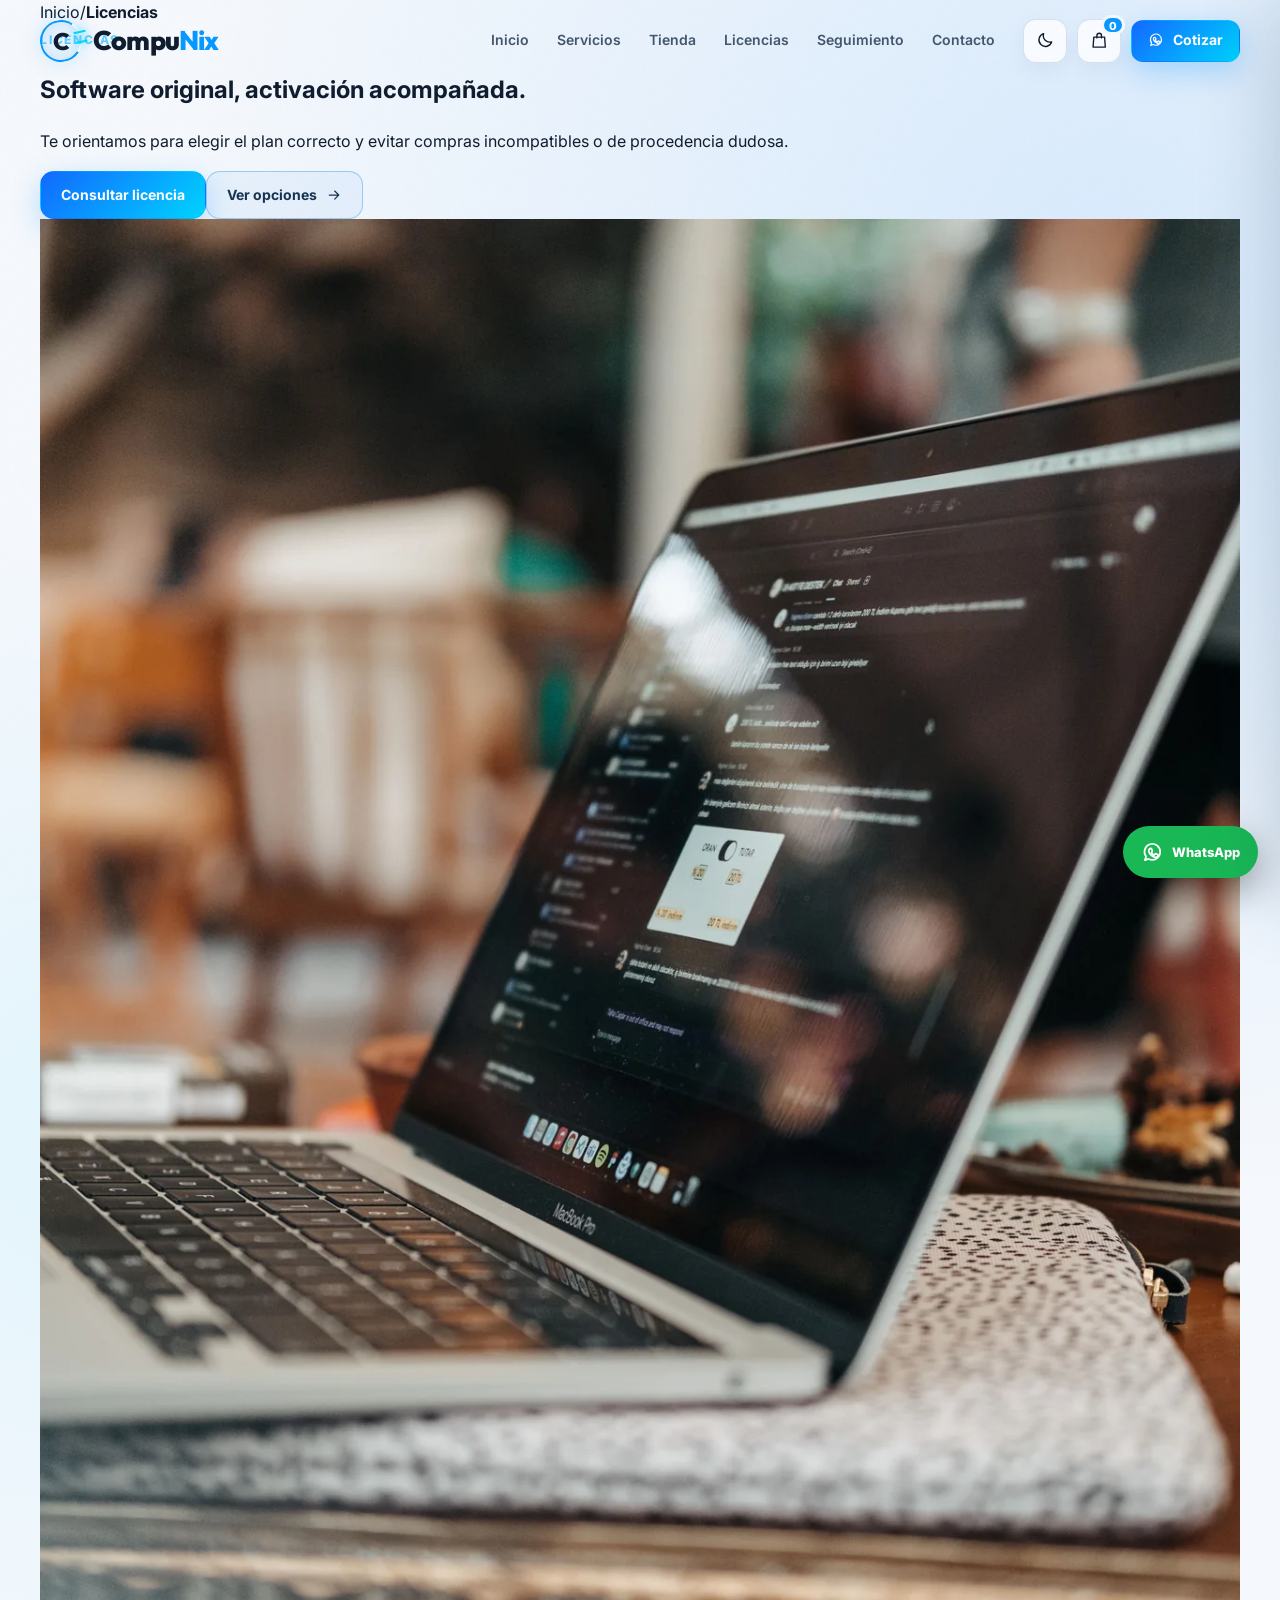
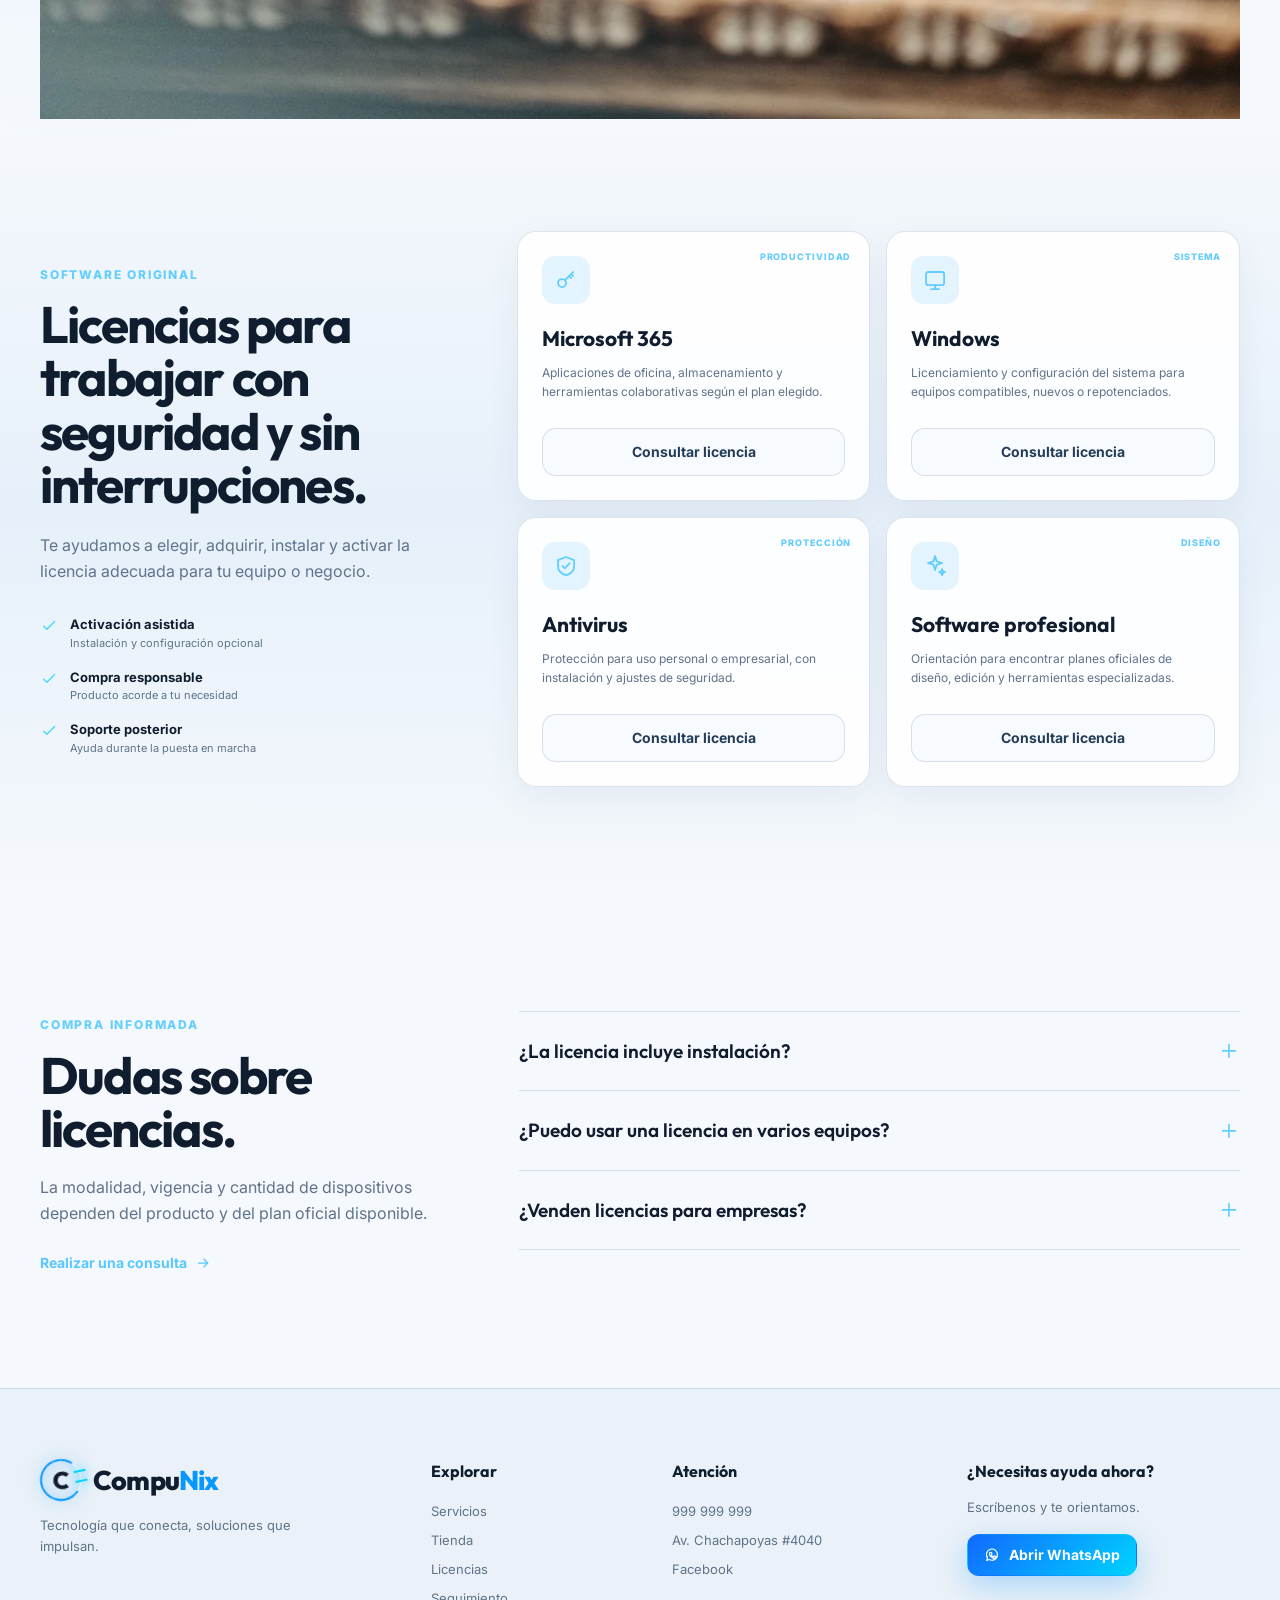
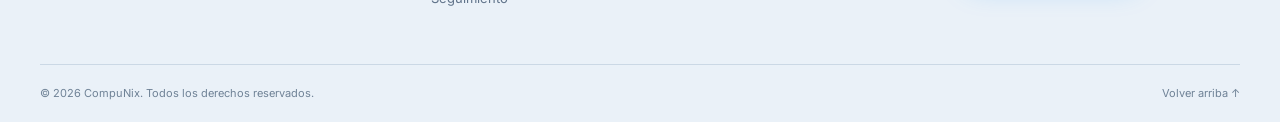
<file: licencias.html>
<!doctype html>
<html lang="es" data-theme="light">
<head>
  <meta charset="utf-8"><meta name="viewport" content="width=device-width, initial-scale=1">
  <meta name="theme-color" content="#f4f8fc"><meta name="description" content="Consulta licencias originales de Windows, Microsoft 365, antivirus y software profesional.">
  <title>Licencias de software | CompuNix</title><link rel="icon" type="image/png" href="assets/favicon.png">
  <link rel="preconnect" href="https://fonts.googleapis.com"><link rel="preconnect" href="https://fonts.gstatic.com" crossorigin>
  <link href="https://fonts.googleapis.com/css2?family=Inter:wght@400;500;600;700;800&family=Outfit:wght@500;600;700;800&display=swap" rel="stylesheet">
  <script>try{const savedTheme=localStorage.getItem('compunix-theme');if(savedTheme==='dark')document.documentElement.dataset.theme='dark';}catch(_){}</script>
  <link rel="stylesheet" href="styles.css">
</head>
<body data-page="licencias">
  <svg aria-hidden="true" class="svg-sprite">
<symbol id="i-menu" viewbox="0 0 24 24"><path d="M4 7h16M4 12h16M4 17h16"></path></symbol>
<symbol id="i-x" viewbox="0 0 24 24"><path d="m6 6 12 12M18 6 6 18"></path></symbol>
<symbol id="i-arrow" viewbox="0 0 24 24"><path d="M5 12h14M13 6l6 6-6 6"></path></symbol>
<symbol id="i-chevron" viewbox="0 0 24 24"><path d="m9 18 6-6-6-6"></path></symbol>
<symbol id="i-check" viewbox="0 0 24 24"><path d="m5 12 4 4L19 6"></path></symbol>
<symbol id="i-whatsapp" viewbox="0 0 24 24"><path d="M20 11.5a8.2 8.2 0 0 1-12.1 7.2L4 20l1.3-3.8A8.2 8.2 0 1 1 20 11.5Z"></path><path d="M9.2 8.5c.3-.7.6-.7.9-.7h.3c.2 0 .4 0 .6.5l.8 1.8c.1.3.1.5-.1.7l-.6.8c-.2.2-.2.4 0 .7.5.9 1.2 1.7 2.1 2.2.3.2.5.2.7 0l.9-1c.2-.3.5-.3.8-.2l1.7.8c.3.2.5.3.5.5 0 .2-.1 1.2-.8 1.8-.6.6-1.5.8-2.4.6-1.1-.3-2.5-.8-4-2.2-1.2-1.1-2.1-2.5-2.4-3.6-.4-1.4.1-2.2.5-2.7Z"></path></symbol>
<symbol id="i-facebook" viewbox="0 0 24 24"><path d="M14 8h3V4h-3c-3 0-5 2-5 5v3H6v4h3v5h4v-5h3l1-4h-4V9c0-.6.4-1 1-1Z"></path></symbol>
<symbol id="i-phone" viewbox="0 0 24 24"><path d="M7 3H4c-.6 0-1 .4-1 1 0 9.4 7.6 17 17 17 .6 0 1-.4 1-1v-3l-4-1-1 2c-3-.8-6.2-4-7-7l2-1-1-4-3-1Z"></path></symbol>
<symbol id="i-map" viewbox="0 0 24 24"><path d="M20 10c0 5-8 11-8 11S4 15 4 10a8 8 0 1 1 16 0Z"></path><circle cx="12" cy="10" r="2.5"></circle></symbol>
<symbol id="i-clock" viewbox="0 0 24 24"><circle cx="12" cy="12" r="9"></circle><path d="M12 7v5l3 2"></path></symbol>
<symbol id="i-search" viewbox="0 0 24 24"><circle cx="11" cy="11" r="7"></circle><path d="m20 20-4-4"></path></symbol>
<symbol id="i-bag" viewbox="0 0 24 24"><path d="M5 8h14l1 13H4L5 8Z"></path><path d="M9 9V6a3 3 0 0 1 6 0v3"></path></symbol>
<symbol id="i-monitor" viewbox="0 0 24 24"><rect height="13" rx="2" width="18" x="3" y="4"></rect><path d="M8 21h8M12 17v4"></path></symbol>
<symbol id="i-laptop" viewbox="0 0 24 24"><rect height="11" rx="1" width="14" x="5" y="4"></rect><path d="M3 18h18l-1 2H4l-1-2Z"></path></symbol>
<symbol id="i-wrench" viewbox="0 0 24 24"><path d="M14 6a5 5 0 0 0-6.8 6.8L3 17l4 4 4.2-4.2A5 5 0 0 0 18 10l-3 3-3-1-1-3 3-3Z"></path></symbol>
<symbol id="i-cpu" viewbox="0 0 24 24"><rect height="10" rx="2" width="10" x="7" y="7"></rect><path d="M9 1v3M15 1v3M9 20v3M15 20v3M20 9h3M20 14h3M1 9h3M1 14h3"></path></symbol>
<symbol id="i-headset" viewbox="0 0 24 24"><path d="M4 13v-2a8 8 0 0 1 16 0v2"></path><path d="M4 13h3v6H5a2 2 0 0 1-2-2v-2a2 2 0 0 1 1-2ZM20 13h-3v6h2a2 2 0 0 0 2-2v-2a2 2 0 0 0-1-2ZM17 19c0 2-2 3-5 3"></path></symbol>
<symbol id="i-wifi" viewbox="0 0 24 24"><path d="M4 9a12 12 0 0 1 16 0M7 13a8 8 0 0 1 10 0M10 17a4 4 0 0 1 4 0"></path><circle cx="12" cy="20" r="1"></circle></symbol>
<symbol id="i-shield" viewbox="0 0 24 24"><path d="M12 3 20 6v6c0 5-3.5 8-8 9-4.5-1-8-4-8-9V6l8-3Z"></path><path d="m8.5 12 2.2 2.2 4.8-5"></path></symbol>
<symbol id="i-drive" viewbox="0 0 24 24"><rect height="14" rx="2" width="18" x="3" y="5"></rect><path d="M7 15h.01M11 15h6M7 9h10"></path></symbol>
<symbol id="i-key" viewbox="0 0 24 24"><circle cx="8" cy="15" r="4"></circle><path d="m11 12 8-8M15 8l2 2M17 6l2 2"></path></symbol>
<symbol id="i-box" viewbox="0 0 24 24"><path d="m4 7 8-4 8 4-8 4-8-4Z"></path><path d="M4 7v10l8 4 8-4V7M12 11v10"></path></symbol>
<symbol id="i-ticket" viewbox="0 0 24 24"><path d="M4 6h16v4a2 2 0 0 0 0 4v4H4v-4a2 2 0 0 0 0-4V6Z"></path><path d="M12 7v10"></path></symbol>
<symbol id="i-spark" viewbox="0 0 24 24"><path d="m12 2 1.6 5.4L19 9l-5.4 1.6L12 16l-1.6-5.4L5 9l5.4-1.6L12 2ZM19 15l.8 2.2L22 18l-2.2.8L19 21l-.8-2.2L16 18l2.2-.8L19 15Z"></path></symbol>
<symbol id="i-star" viewbox="0 0 24 24"><path d="m12 3 2.8 5.7 6.2.9-4.5 4.4 1.1 6.2-5.6-2.9-5.6 2.9 1.1-6.2L3 9.6l6.2-.9L12 3Z"></path></symbol>
<symbol id="i-plus" viewbox="0 0 24 24"><path d="M12 5v14M5 12h14"></path></symbol>
<symbol id="i-minus" viewbox="0 0 24 24"><path d="M5 12h14"></path></symbol>
<symbol id="i-trash" viewbox="0 0 24 24"><path d="M4 7h16M9 7V4h6v3M7 7l1 14h8l1-14M10 11v6M14 11v6"></path></symbol>
<symbol id="i-copy" viewbox="0 0 24 24"><rect height="12" rx="2" width="12" x="8" y="8"></rect><path d="M16 8V6a2 2 0 0 0-2-2H6a2 2 0 0 0-2 2v8a2 2 0 0 0 2 2h2"></path></symbol>
<symbol id="i-sun" viewbox="0 0 24 24"><circle cx="12" cy="12" r="4"></circle><path d="M12 2v2M12 20v2M4.93 4.93l1.42 1.42M17.66 17.66l1.41 1.41M2 12h2M20 12h2M4.93 19.07l1.42-1.42M17.66 6.34l1.41-1.41"></path></symbol>
<symbol id="i-moon" viewbox="0 0 24 24"><path d="M20.5 14.1A8.5 8.5 0 0 1 9.9 3.5 8.5 8.5 0 1 0 20.5 14.1Z"></path></symbol>
</svg>
  <div class="page-noise" aria-hidden="true"></div>
  <header class="site-header" id="top">
    <div class="container nav-wrap">
      <a class="brand" href="index.html" aria-label="CompuNix, ir al inicio">
        <span class="brand-mark" aria-hidden="true"><span>C</span></span>
        <span class="brand-word">Compu<span>Nix</span></span>
      </a>
      <nav class="main-nav" id="mainNav" aria-label="Navegación principal"><a href="index.html">Inicio</a><a href="servicios.html">Servicios</a><a href="tienda.html">Tienda</a><a href="licencias.html" class="active" aria-current="page">Licencias</a><a href="seguimiento.html">Seguimiento</a><a href="contacto.html">Contacto</a></nav>
      <div class="nav-actions">
        <button class="theme-toggle" id="themeToggle" type="button" aria-label="Activar modo oscuro" title="Activar modo oscuro">
          <svg class="icon theme-icon-moon" aria-hidden="true"><use href="#i-moon"></use></svg>
          <svg class="icon theme-icon-sun" aria-hidden="true"><use href="#i-sun"></use></svg>
          <span class="sr-only" id="themeToggleLabel">Activar modo oscuro</span>
        </button>
        <button class="cart-button" id="openCart" type="button" aria-label="Abrir carrito">
          <svg class="icon"><use href="#i-bag"></use></svg><span class="cart-count" id="cartCount">0</span>
        </button>
        <a class="btn btn-primary btn-small hide-mobile" href="https://wa.me/51999999999?text=Hola%20CompuNix%2C%20deseo%20una%20cotizaci%C3%B3n" target="_blank" rel="noopener">
          <svg class="icon"><use href="#i-whatsapp"></use></svg>Cotizar
        </a>
        <button class="menu-button" id="menuButton" type="button" aria-label="Abrir menú" aria-expanded="false">
          <svg class="icon menu-open"><use href="#i-menu"></use></svg><svg class="icon menu-close"><use href="#i-x"></use></svg>
        </button>
      </div>
    </div>
  </header>
  <main><section class="page-hero">
      <div class="page-hero-glow" aria-hidden="true"></div>
      <div class="container page-hero-grid">
        <div class="page-hero-copy reveal">
          <div class="breadcrumbs"><a href="index.html">Inicio</a><span>/</span><strong>Licencias</strong></div>
          <span class="section-kicker">Licencias</span>
          <h1>Software original, <span>activación acompañada.</span></h1>
          <p>Te orientamos para elegir el plan correcto y evitar compras incompatibles o de procedencia dudosa.</p>
          <div class="page-hero-actions"><a class="btn btn-primary" href="https://wa.me/51999999999?text=Hola%20CompuNix%2C%20necesito%20una%20licencia%20de%20software">Consultar licencia</a><a class="btn btn-ghost" href="#opciones">Ver opciones<svg class="icon"><use href="#i-arrow"></use></svg></a></div>
        </div>
        <div class="page-hero-media reveal delay-1"><img src="assets/laptop-real.webp" alt="Laptop preparada para trabajo y software de productividad"><div class="page-hero-media-shade"></div></div>
      </div>
    </section><section class="section licenses-section" id="opciones">
<div class="container">
<div class="licenses-layout">
<div class="licenses-copy reveal">
<span class="section-kicker">Software original</span>
<h2>Licencias para trabajar con seguridad y sin interrupciones.</h2>
<p>Te ayudamos a elegir, adquirir, instalar y activar la licencia adecuada para tu equipo o negocio.</p>
<div class="license-benefits">
<div><svg class="icon"><use href="#i-check"></use></svg><span><strong>Activación asistida</strong><small>Instalación y configuración opcional</small></span></div>
<div><svg class="icon"><use href="#i-check"></use></svg><span><strong>Compra responsable</strong><small>Producto acorde a tu necesidad</small></span></div>
<div><svg class="icon"><use href="#i-check"></use></svg><span><strong>Soporte posterior</strong><small>Ayuda durante la puesta en marcha</small></span></div>
</div>
</div>
<div class="license-grid">
<article class="license-card reveal">
<span class="license-badge">Productividad</span>
<div class="license-icon"><svg class="icon"><use href="#i-key"></use></svg></div>
<h3>Microsoft 365</h3>
<p>Aplicaciones de oficina, almacenamiento y herramientas colaborativas según el plan elegido.</p>
<button class="btn btn-card" data-license="Microsoft 365" type="button">Consultar licencia</button>
</article>
<article class="license-card reveal delay-1">
<span class="license-badge">Sistema</span>
<div class="license-icon"><svg class="icon"><use href="#i-monitor"></use></svg></div>
<h3>Windows</h3>
<p>Licenciamiento y configuración del sistema para equipos compatibles, nuevos o repotenciados.</p>
<button class="btn btn-card" data-license="Windows" type="button">Consultar licencia</button>
</article>
<article class="license-card reveal delay-2">
<span class="license-badge">Protección</span>
<div class="license-icon"><svg class="icon"><use href="#i-shield"></use></svg></div>
<h3>Antivirus</h3>
<p>Protección para uso personal o empresarial, con instalación y ajustes de seguridad.</p>
<button class="btn btn-card" data-license="Antivirus" type="button">Consultar licencia</button>
</article>
<article class="license-card reveal delay-3">
<span class="license-badge">Diseño</span>
<div class="license-icon"><svg class="icon"><use href="#i-spark"></use></svg></div>
<h3>Software profesional</h3>
<p>Orientación para encontrar planes oficiales de diseño, edición y herramientas especializadas.</p>
<button class="btn btn-card" data-license="Software profesional" type="button">Consultar licencia</button>
</article>
</div>
</div>
</div>
</section><section class="section faq-section"><div class="container faq-layout"><div class="faq-intro reveal"><span class="section-kicker">Compra informada</span><h2>Dudas sobre licencias.</h2><p>La modalidad, vigencia y cantidad de dispositivos dependen del producto y del plan oficial disponible.</p><a class="text-link" href="contacto.html">Realizar una consulta <svg class="icon"><use href="#i-arrow"></use></svg></a></div><div class="faq-list" id="faqList">
<article class="faq-item reveal"><button type="button" aria-expanded="false"><span>¿La licencia incluye instalación?</span><svg class="icon"><use href="#i-plus"></use></svg></button><div class="faq-answer"><p>Puede incluir asistencia de instalación y activación según el producto y el servicio solicitado.</p></div></article>
<article class="faq-item reveal delay-1"><button type="button" aria-expanded="false"><span>¿Puedo usar una licencia en varios equipos?</span><svg class="icon"><use href="#i-plus"></use></svg></button><div class="faq-answer"><p>Depende del plan. Antes de comprar se confirma el número de usuarios o dispositivos permitidos.</p></div></article>
<article class="faq-item reveal delay-2"><button type="button" aria-expanded="false"><span>¿Venden licencias para empresas?</span><svg class="icon"><use href="#i-plus"></use></svg></button><div class="faq-answer"><p>Se puede orientar sobre alternativas para pequeños negocios según cantidad de equipos y necesidades.</p></div></article>
</div></div></section></main>
  <footer class="site-footer">
    <div class="container footer-grid">
      <div class="footer-brand">
        <a class="brand" href="index.html"><span class="brand-mark"><span>C</span></span><span class="brand-word">Compu<span>Nix</span></span></a>
        <p>Tecnología que conecta, soluciones que impulsan.</p>
      </div>
      <div class="footer-links"><strong>Explorar</strong><a href="servicios.html">Servicios</a><a href="tienda.html">Tienda</a><a href="licencias.html">Licencias</a><a href="seguimiento.html">Seguimiento</a></div>
      <div class="footer-links"><strong>Atención</strong><a href="tel:+51999999999">999 999 999</a><a href="https://maps.google.com/?q=Av.%20Chachapoyas%20%234040" target="_blank" rel="noopener">Av. Chachapoyas #4040</a><a href="https://www.facebook.com/compunixperuanos/" target="_blank" rel="noopener">Facebook</a></div>
      <div class="footer-cta"><strong>¿Necesitas ayuda ahora?</strong><p>Escríbenos y te orientamos.</p><a class="btn btn-primary btn-small" href="https://wa.me/51999999999" target="_blank" rel="noopener"><svg class="icon"><use href="#i-whatsapp"></use></svg>Abrir WhatsApp</a></div>
    </div>
    <div class="container footer-bottom"><span>© <span id="currentYear"></span> CompuNix. Todos los derechos reservados.</span><a href="#top">Volver arriba ↑</a></div>
  </footer>
  <a class="floating-whatsapp" href="https://wa.me/51999999999?text=Hola%20CompuNix" target="_blank" rel="noopener" aria-label="Contactar por WhatsApp">
    <svg class="icon"><use href="#i-whatsapp"></use></svg><span>WhatsApp</span>
  </a>
  <div class="drawer-overlay" id="drawerOverlay"></div>
  <aside class="cart-drawer" id="cartDrawer" aria-hidden="true" aria-label="Carrito de compras">
    <div class="drawer-header"><div><span>Tu pedido</span><h2>Carrito</h2></div><button type="button" id="closeCart" aria-label="Cerrar carrito"><svg class="icon"><use href="#i-x"></use></svg></button></div>
    <div class="cart-items" id="cartItems"></div>
    <div class="empty-cart" id="emptyCart"><span><svg class="icon"><use href="#i-bag"></use></svg></span><h3>Tu carrito está vacío</h3><p>Agrega productos y envía el pedido por WhatsApp.</p></div>
    <div class="cart-footer" id="cartFooter" hidden><div class="cart-total"><span>Total referencial</span><strong id="cartTotal">S/ 0.00</strong></div><button class="btn btn-primary btn-full" type="button" id="sendCart"><svg class="icon"><use href="#i-whatsapp"></use></svg>Pedir por WhatsApp</button><small>Los precios y la disponibilidad se confirman antes de la compra.</small></div>
  </aside>
  <div class="modal" id="supportModal" aria-hidden="true" role="dialog" aria-modal="true" aria-labelledby="supportTitle">
    <div class="modal-backdrop" data-close-support></div>
    <div class="modal-panel">
      <button class="modal-close" type="button" data-close-support aria-label="Cerrar"><svg class="icon"><use href="#i-x"></use></svg></button>
      <div class="modal-icon"><svg class="icon"><use href="#i-headset"></use></svg></div>
      <span class="section-kicker">Soporte remoto</span><h2 id="supportTitle">Solicita una sesión de asistencia.</h2>
      <p>Completa los datos y abriremos WhatsApp con tu solicitud lista para enviar.</p>
      <form id="supportForm">
        <label>Nombre<input type="text" name="name" placeholder="Tu nombre" required></label>
        <label>Tipo de ayuda<select name="service" required><option value="">Selecciona una opción</option><option>Instalación de programa</option><option>Configuración de impresora</option><option>Error de Windows</option><option>Optimización del equipo</option><option>Correo o cuenta</option><option>Otro problema</option></select></label>
        <label>Describe el problema<textarea name="detail" rows="4" placeholder="¿Qué mensaje o problema aparece?" required></textarea></label>
        <button class="btn btn-primary btn-full" type="submit"><svg class="icon"><use href="#i-whatsapp"></use></svg>Continuar por WhatsApp</button>
      </form>
    </div>
  </div>
  <div class="toast" id="toast" role="status" aria-live="polite"></div>
  <script src="script.js"></script>
</body>
</html>
</file>
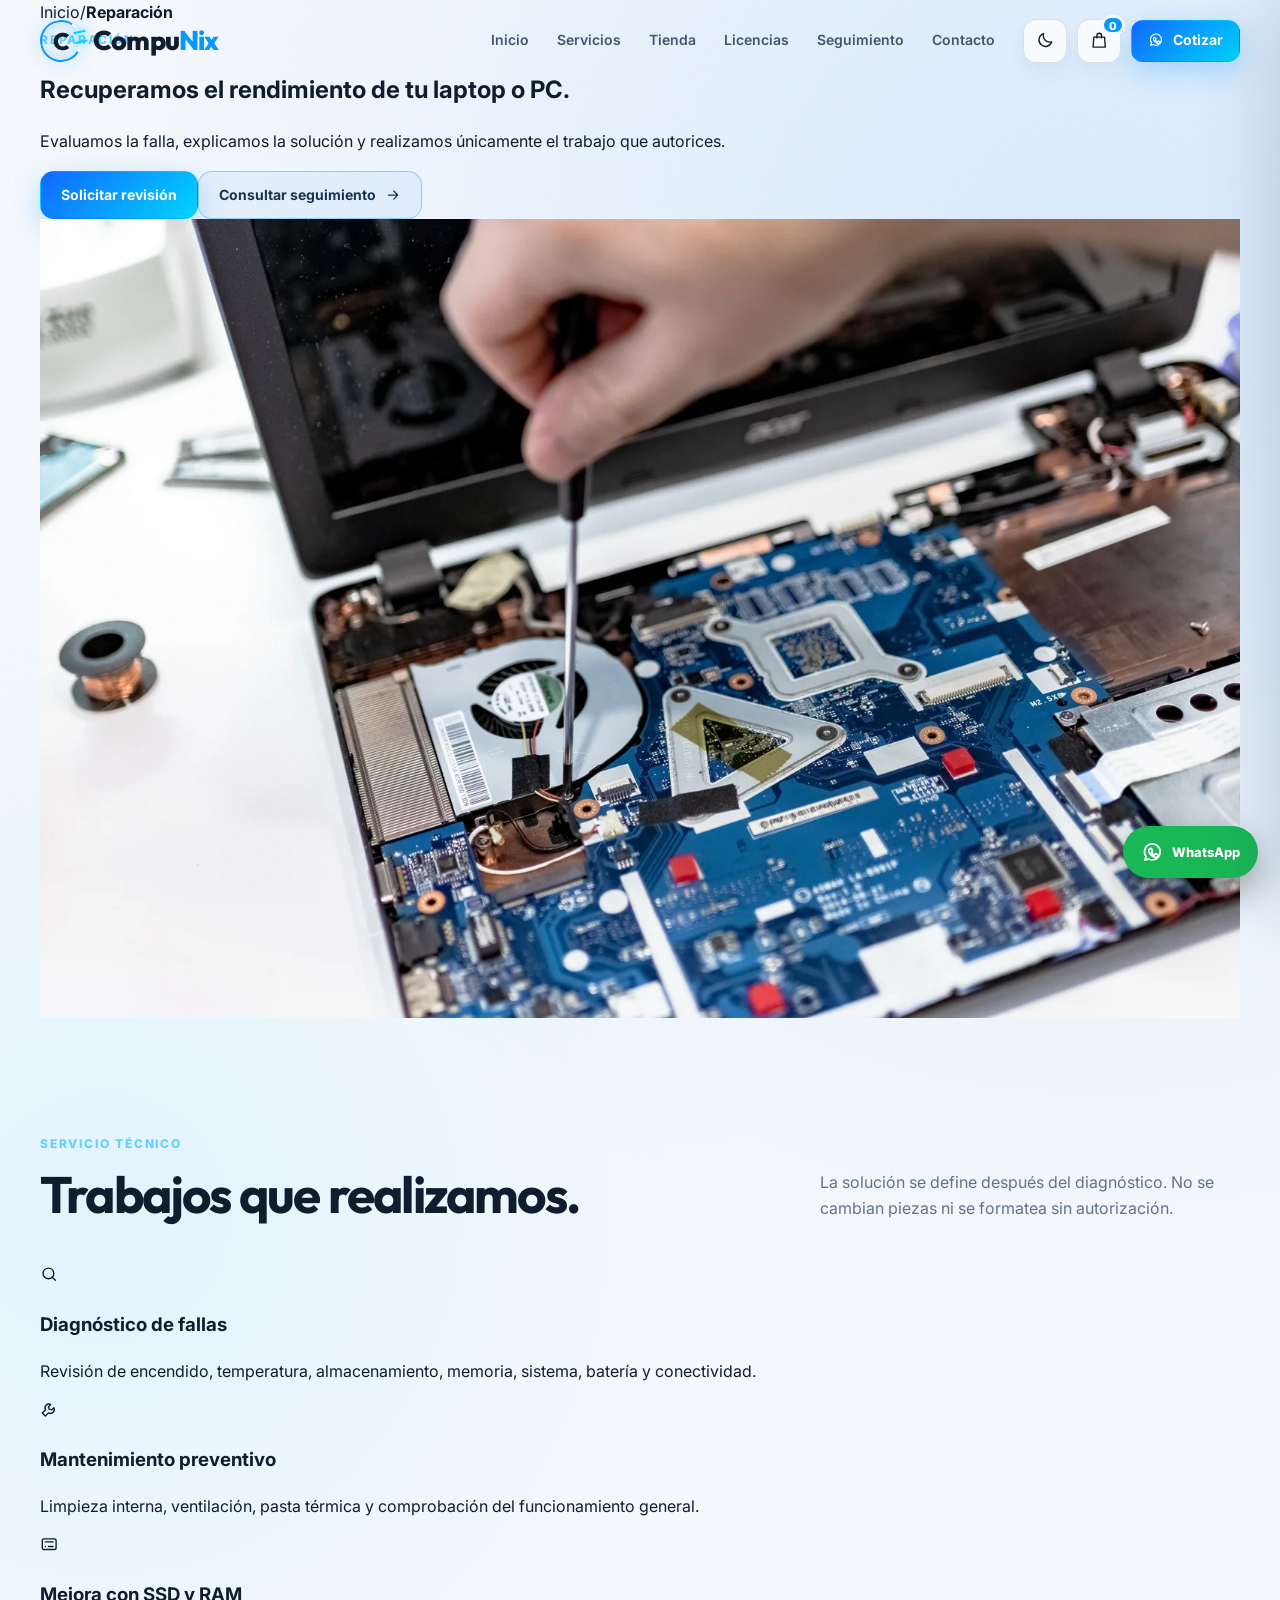
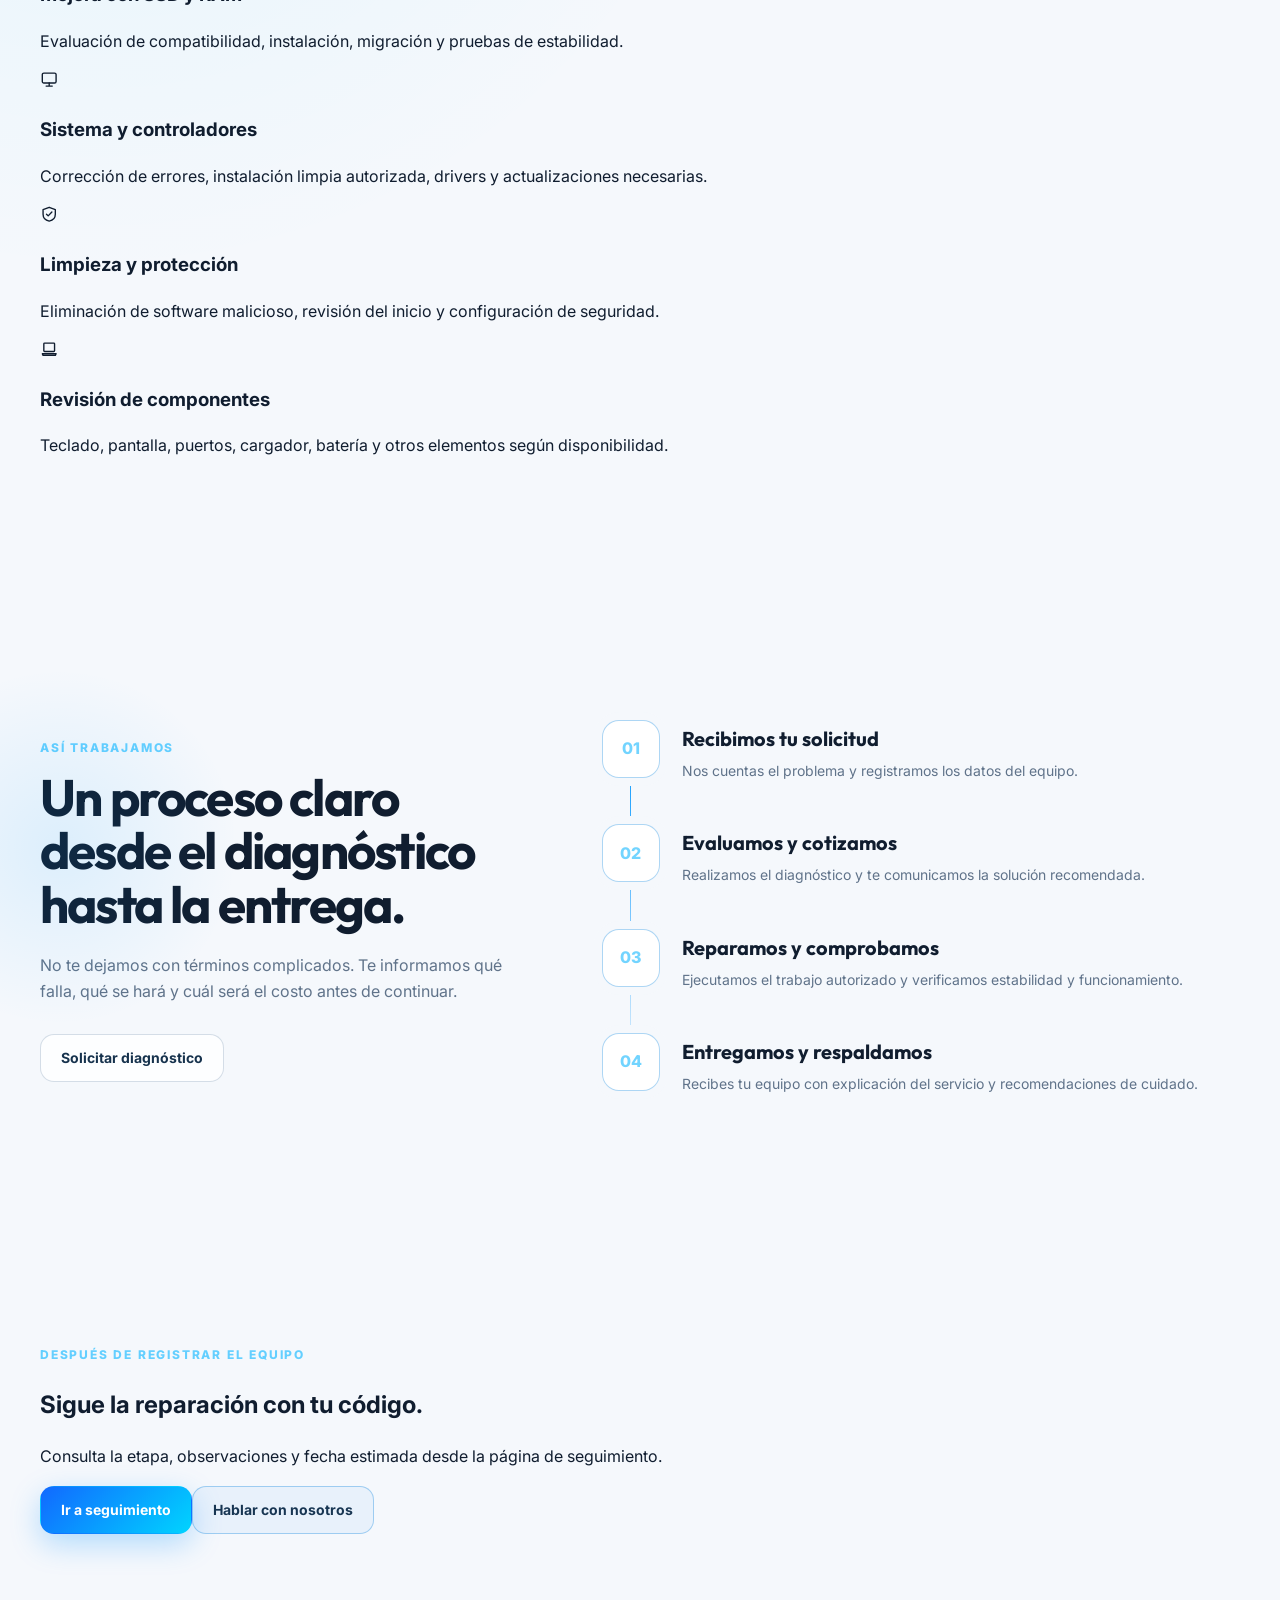
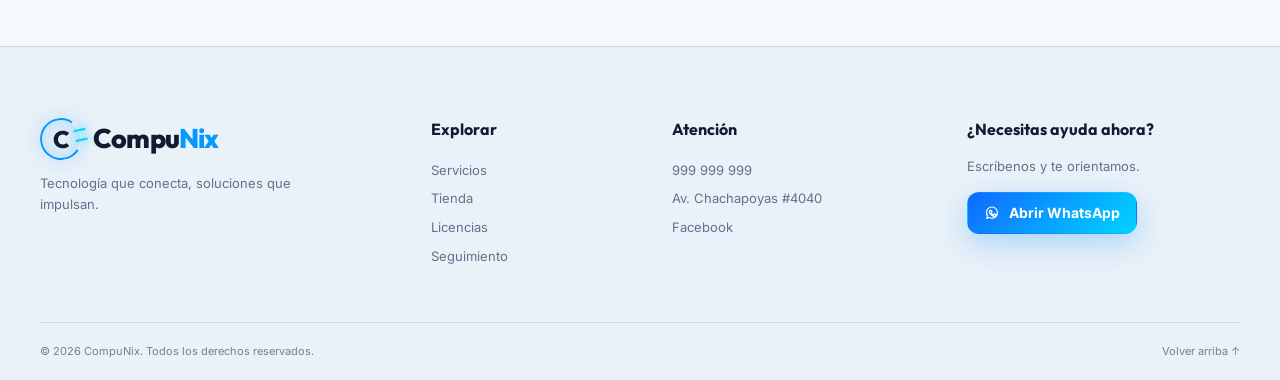
<file: reparacion.html>
<!doctype html>
<html lang="es" data-theme="light">
<head>
  <meta charset="utf-8"><meta name="viewport" content="width=device-width, initial-scale=1">
  <meta name="theme-color" content="#f4f8fc"><meta name="description" content="Diagnóstico, mantenimiento, reparación y mejora de laptops y computadoras en CompuNix.">
  <title>Reparación de computadoras | CompuNix</title><link rel="icon" type="image/png" href="assets/favicon.png">
  <link rel="preconnect" href="https://fonts.googleapis.com"><link rel="preconnect" href="https://fonts.gstatic.com" crossorigin>
  <link href="https://fonts.googleapis.com/css2?family=Inter:wght@400;500;600;700;800&family=Outfit:wght@500;600;700;800&display=swap" rel="stylesheet">
  <script>try{const savedTheme=localStorage.getItem('compunix-theme');if(savedTheme==='dark')document.documentElement.dataset.theme='dark';}catch(_){}</script>
  <link rel="stylesheet" href="styles.css">
</head>
<body data-page="servicios">
  <svg aria-hidden="true" class="svg-sprite">
<symbol id="i-menu" viewbox="0 0 24 24"><path d="M4 7h16M4 12h16M4 17h16"></path></symbol>
<symbol id="i-x" viewbox="0 0 24 24"><path d="m6 6 12 12M18 6 6 18"></path></symbol>
<symbol id="i-arrow" viewbox="0 0 24 24"><path d="M5 12h14M13 6l6 6-6 6"></path></symbol>
<symbol id="i-chevron" viewbox="0 0 24 24"><path d="m9 18 6-6-6-6"></path></symbol>
<symbol id="i-check" viewbox="0 0 24 24"><path d="m5 12 4 4L19 6"></path></symbol>
<symbol id="i-whatsapp" viewbox="0 0 24 24"><path d="M20 11.5a8.2 8.2 0 0 1-12.1 7.2L4 20l1.3-3.8A8.2 8.2 0 1 1 20 11.5Z"></path><path d="M9.2 8.5c.3-.7.6-.7.9-.7h.3c.2 0 .4 0 .6.5l.8 1.8c.1.3.1.5-.1.7l-.6.8c-.2.2-.2.4 0 .7.5.9 1.2 1.7 2.1 2.2.3.2.5.2.7 0l.9-1c.2-.3.5-.3.8-.2l1.7.8c.3.2.5.3.5.5 0 .2-.1 1.2-.8 1.8-.6.6-1.5.8-2.4.6-1.1-.3-2.5-.8-4-2.2-1.2-1.1-2.1-2.5-2.4-3.6-.4-1.4.1-2.2.5-2.7Z"></path></symbol>
<symbol id="i-facebook" viewbox="0 0 24 24"><path d="M14 8h3V4h-3c-3 0-5 2-5 5v3H6v4h3v5h4v-5h3l1-4h-4V9c0-.6.4-1 1-1Z"></path></symbol>
<symbol id="i-phone" viewbox="0 0 24 24"><path d="M7 3H4c-.6 0-1 .4-1 1 0 9.4 7.6 17 17 17 .6 0 1-.4 1-1v-3l-4-1-1 2c-3-.8-6.2-4-7-7l2-1-1-4-3-1Z"></path></symbol>
<symbol id="i-map" viewbox="0 0 24 24"><path d="M20 10c0 5-8 11-8 11S4 15 4 10a8 8 0 1 1 16 0Z"></path><circle cx="12" cy="10" r="2.5"></circle></symbol>
<symbol id="i-clock" viewbox="0 0 24 24"><circle cx="12" cy="12" r="9"></circle><path d="M12 7v5l3 2"></path></symbol>
<symbol id="i-search" viewbox="0 0 24 24"><circle cx="11" cy="11" r="7"></circle><path d="m20 20-4-4"></path></symbol>
<symbol id="i-bag" viewbox="0 0 24 24"><path d="M5 8h14l1 13H4L5 8Z"></path><path d="M9 9V6a3 3 0 0 1 6 0v3"></path></symbol>
<symbol id="i-monitor" viewbox="0 0 24 24"><rect height="13" rx="2" width="18" x="3" y="4"></rect><path d="M8 21h8M12 17v4"></path></symbol>
<symbol id="i-laptop" viewbox="0 0 24 24"><rect height="11" rx="1" width="14" x="5" y="4"></rect><path d="M3 18h18l-1 2H4l-1-2Z"></path></symbol>
<symbol id="i-wrench" viewbox="0 0 24 24"><path d="M14 6a5 5 0 0 0-6.8 6.8L3 17l4 4 4.2-4.2A5 5 0 0 0 18 10l-3 3-3-1-1-3 3-3Z"></path></symbol>
<symbol id="i-cpu" viewbox="0 0 24 24"><rect height="10" rx="2" width="10" x="7" y="7"></rect><path d="M9 1v3M15 1v3M9 20v3M15 20v3M20 9h3M20 14h3M1 9h3M1 14h3"></path></symbol>
<symbol id="i-headset" viewbox="0 0 24 24"><path d="M4 13v-2a8 8 0 0 1 16 0v2"></path><path d="M4 13h3v6H5a2 2 0 0 1-2-2v-2a2 2 0 0 1 1-2ZM20 13h-3v6h2a2 2 0 0 0 2-2v-2a2 2 0 0 0-1-2ZM17 19c0 2-2 3-5 3"></path></symbol>
<symbol id="i-wifi" viewbox="0 0 24 24"><path d="M4 9a12 12 0 0 1 16 0M7 13a8 8 0 0 1 10 0M10 17a4 4 0 0 1 4 0"></path><circle cx="12" cy="20" r="1"></circle></symbol>
<symbol id="i-shield" viewbox="0 0 24 24"><path d="M12 3 20 6v6c0 5-3.5 8-8 9-4.5-1-8-4-8-9V6l8-3Z"></path><path d="m8.5 12 2.2 2.2 4.8-5"></path></symbol>
<symbol id="i-drive" viewbox="0 0 24 24"><rect height="14" rx="2" width="18" x="3" y="5"></rect><path d="M7 15h.01M11 15h6M7 9h10"></path></symbol>
<symbol id="i-key" viewbox="0 0 24 24"><circle cx="8" cy="15" r="4"></circle><path d="m11 12 8-8M15 8l2 2M17 6l2 2"></path></symbol>
<symbol id="i-box" viewbox="0 0 24 24"><path d="m4 7 8-4 8 4-8 4-8-4Z"></path><path d="M4 7v10l8 4 8-4V7M12 11v10"></path></symbol>
<symbol id="i-ticket" viewbox="0 0 24 24"><path d="M4 6h16v4a2 2 0 0 0 0 4v4H4v-4a2 2 0 0 0 0-4V6Z"></path><path d="M12 7v10"></path></symbol>
<symbol id="i-spark" viewbox="0 0 24 24"><path d="m12 2 1.6 5.4L19 9l-5.4 1.6L12 16l-1.6-5.4L5 9l5.4-1.6L12 2ZM19 15l.8 2.2L22 18l-2.2.8L19 21l-.8-2.2L16 18l2.2-.8L19 15Z"></path></symbol>
<symbol id="i-star" viewbox="0 0 24 24"><path d="m12 3 2.8 5.7 6.2.9-4.5 4.4 1.1 6.2-5.6-2.9-5.6 2.9 1.1-6.2L3 9.6l6.2-.9L12 3Z"></path></symbol>
<symbol id="i-plus" viewbox="0 0 24 24"><path d="M12 5v14M5 12h14"></path></symbol>
<symbol id="i-minus" viewbox="0 0 24 24"><path d="M5 12h14"></path></symbol>
<symbol id="i-trash" viewbox="0 0 24 24"><path d="M4 7h16M9 7V4h6v3M7 7l1 14h8l1-14M10 11v6M14 11v6"></path></symbol>
<symbol id="i-copy" viewbox="0 0 24 24"><rect height="12" rx="2" width="12" x="8" y="8"></rect><path d="M16 8V6a2 2 0 0 0-2-2H6a2 2 0 0 0-2 2v8a2 2 0 0 0 2 2h2"></path></symbol>
<symbol id="i-sun" viewbox="0 0 24 24"><circle cx="12" cy="12" r="4"></circle><path d="M12 2v2M12 20v2M4.93 4.93l1.42 1.42M17.66 17.66l1.41 1.41M2 12h2M20 12h2M4.93 19.07l1.42-1.42M17.66 6.34l1.41-1.41"></path></symbol>
<symbol id="i-moon" viewbox="0 0 24 24"><path d="M20.5 14.1A8.5 8.5 0 0 1 9.9 3.5 8.5 8.5 0 1 0 20.5 14.1Z"></path></symbol>
</svg>
  <div class="page-noise" aria-hidden="true"></div>
  <header class="site-header" id="top">
    <div class="container nav-wrap">
      <a class="brand" href="index.html" aria-label="CompuNix, ir al inicio">
        <span class="brand-mark" aria-hidden="true"><span>C</span></span>
        <span class="brand-word">Compu<span>Nix</span></span>
      </a>
      <nav class="main-nav" id="mainNav" aria-label="Navegación principal"><a href="index.html">Inicio</a><a href="servicios.html" class="active" aria-current="page">Servicios</a><a href="tienda.html">Tienda</a><a href="licencias.html">Licencias</a><a href="seguimiento.html">Seguimiento</a><a href="contacto.html">Contacto</a></nav>
      <div class="nav-actions">
        <button class="theme-toggle" id="themeToggle" type="button" aria-label="Activar modo oscuro" title="Activar modo oscuro">
          <svg class="icon theme-icon-moon" aria-hidden="true"><use href="#i-moon"></use></svg>
          <svg class="icon theme-icon-sun" aria-hidden="true"><use href="#i-sun"></use></svg>
          <span class="sr-only" id="themeToggleLabel">Activar modo oscuro</span>
        </button>
        <button class="cart-button" id="openCart" type="button" aria-label="Abrir carrito">
          <svg class="icon"><use href="#i-bag"></use></svg><span class="cart-count" id="cartCount">0</span>
        </button>
        <a class="btn btn-primary btn-small hide-mobile" href="https://wa.me/51999999999?text=Hola%20CompuNix%2C%20deseo%20una%20cotizaci%C3%B3n" target="_blank" rel="noopener">
          <svg class="icon"><use href="#i-whatsapp"></use></svg>Cotizar
        </a>
        <button class="menu-button" id="menuButton" type="button" aria-label="Abrir menú" aria-expanded="false">
          <svg class="icon menu-open"><use href="#i-menu"></use></svg><svg class="icon menu-close"><use href="#i-x"></use></svg>
        </button>
      </div>
    </div>
  </header>
  <main><section class="page-hero">
      <div class="page-hero-glow" aria-hidden="true"></div>
      <div class="container page-hero-grid">
        <div class="page-hero-copy reveal">
          <div class="breadcrumbs"><a href="index.html">Inicio</a><span>/</span><strong>Reparación</strong></div>
          <span class="section-kicker">Reparación</span>
          <h1>Recuperamos el rendimiento de tu <span>laptop o PC.</span></h1>
          <p>Evaluamos la falla, explicamos la solución y realizamos únicamente el trabajo que autorices.</p>
          <div class="page-hero-actions"><a class="btn btn-primary" href="https://wa.me/51999999999?text=Hola%20CompuNix%2C%20quiero%20llevar%20mi%20equipo%20a%20revisi%C3%B3n">Solicitar revisión</a><a class="btn btn-ghost" href="seguimiento.html">Consultar seguimiento<svg class="icon"><use href="#i-arrow"></use></svg></a></div>
        </div>
        <div class="page-hero-media reveal delay-1"><img src="assets/repair-real.webp" alt="Técnico realizando mantenimiento interno de una laptop"><div class="page-hero-media-shade"></div></div>
      </div>
    </section><section class="section repair-detail"><div class="container">
<div class="section-heading reveal"><div><span class="section-kicker">Servicio técnico</span><h2>Trabajos que realizamos.</h2></div><p>La solución se define después del diagnóstico. No se cambian piezas ni se formatea sin autorización.</p></div>
<div class="repair-grid">
<article class="repair-card reveal"><svg class="icon"><use href="#i-search"></use></svg><h3>Diagnóstico de fallas</h3><p>Revisión de encendido, temperatura, almacenamiento, memoria, sistema, batería y conectividad.</p></article>
<article class="repair-card reveal delay-1"><svg class="icon"><use href="#i-wrench"></use></svg><h3>Mantenimiento preventivo</h3><p>Limpieza interna, ventilación, pasta térmica y comprobación del funcionamiento general.</p></article>
<article class="repair-card reveal delay-2"><svg class="icon"><use href="#i-drive"></use></svg><h3>Mejora con SSD y RAM</h3><p>Evaluación de compatibilidad, instalación, migración y pruebas de estabilidad.</p></article>
<article class="repair-card reveal"><svg class="icon"><use href="#i-monitor"></use></svg><h3>Sistema y controladores</h3><p>Corrección de errores, instalación limpia autorizada, drivers y actualizaciones necesarias.</p></article>
<article class="repair-card reveal delay-1"><svg class="icon"><use href="#i-shield"></use></svg><h3>Limpieza y protección</h3><p>Eliminación de software malicioso, revisión del inicio y configuración de seguridad.</p></article>
<article class="repair-card reveal delay-2"><svg class="icon"><use href="#i-laptop"></use></svg><h3>Revisión de componentes</h3><p>Teclado, pantalla, puertos, cargador, batería y otros elementos según disponibilidad.</p></article>
</div></div></section><section class="section process-section">
<div class="container process-grid">
<div class="process-copy reveal">
<span class="section-kicker">Así trabajamos</span>
<h2>Un proceso claro desde el diagnóstico hasta la entrega.</h2>
<p>No te dejamos con términos complicados. Te informamos qué falla, qué se hará y cuál será el costo antes de continuar.</p>
<a class="btn btn-secondary" href="https://wa.me/51999999999?text=Hola%20CompuNix%2C%20quiero%20llevar%20mi%20equipo%20a%20revisi%C3%B3n" rel="noopener" target="_blank">Solicitar diagnóstico</a>
</div>
<div class="process-steps">
<article class="process-step reveal">
<span>01</span><div><h3>Recibimos tu solicitud</h3><p>Nos cuentas el problema y registramos los datos del equipo.</p></div>
</article>
<article class="process-step reveal delay-1">
<span>02</span><div><h3>Evaluamos y cotizamos</h3><p>Realizamos el diagnóstico y te comunicamos la solución recomendada.</p></div>
</article>
<article class="process-step reveal delay-2">
<span>03</span><div><h3>Reparamos y comprobamos</h3><p>Ejecutamos el trabajo autorizado y verificamos estabilidad y funcionamiento.</p></div>
</article>
<article class="process-step reveal delay-3">
<span>04</span><div><h3>Entregamos y respaldamos</h3><p>Recibes tu equipo con explicación del servicio y recomendaciones de cuidado.</p></div>
</article>
</div>
</div>
</section><section class="section compact-cta-section"><div class="container compact-cta reveal"><div><span class="section-kicker">Después de registrar el equipo</span><h2>Sigue la reparación con tu código.</h2><p>Consulta la etapa, observaciones y fecha estimada desde la página de seguimiento.</p></div><div class="compact-cta-actions"><a class="btn btn-primary" href="seguimiento.html">Ir a seguimiento</a><a class="btn btn-ghost" href="contacto.html">Hablar con nosotros</a></div></div></section></main>
  <footer class="site-footer">
    <div class="container footer-grid">
      <div class="footer-brand">
        <a class="brand" href="index.html"><span class="brand-mark"><span>C</span></span><span class="brand-word">Compu<span>Nix</span></span></a>
        <p>Tecnología que conecta, soluciones que impulsan.</p>
      </div>
      <div class="footer-links"><strong>Explorar</strong><a href="servicios.html">Servicios</a><a href="tienda.html">Tienda</a><a href="licencias.html">Licencias</a><a href="seguimiento.html">Seguimiento</a></div>
      <div class="footer-links"><strong>Atención</strong><a href="tel:+51999999999">999 999 999</a><a href="https://maps.google.com/?q=Av.%20Chachapoyas%20%234040" target="_blank" rel="noopener">Av. Chachapoyas #4040</a><a href="https://www.facebook.com/compunixperuanos/" target="_blank" rel="noopener">Facebook</a></div>
      <div class="footer-cta"><strong>¿Necesitas ayuda ahora?</strong><p>Escríbenos y te orientamos.</p><a class="btn btn-primary btn-small" href="https://wa.me/51999999999" target="_blank" rel="noopener"><svg class="icon"><use href="#i-whatsapp"></use></svg>Abrir WhatsApp</a></div>
    </div>
    <div class="container footer-bottom"><span>© <span id="currentYear"></span> CompuNix. Todos los derechos reservados.</span><a href="#top">Volver arriba ↑</a></div>
  </footer>
  <a class="floating-whatsapp" href="https://wa.me/51999999999?text=Hola%20CompuNix" target="_blank" rel="noopener" aria-label="Contactar por WhatsApp">
    <svg class="icon"><use href="#i-whatsapp"></use></svg><span>WhatsApp</span>
  </a>
  <div class="drawer-overlay" id="drawerOverlay"></div>
  <aside class="cart-drawer" id="cartDrawer" aria-hidden="true" aria-label="Carrito de compras">
    <div class="drawer-header"><div><span>Tu pedido</span><h2>Carrito</h2></div><button type="button" id="closeCart" aria-label="Cerrar carrito"><svg class="icon"><use href="#i-x"></use></svg></button></div>
    <div class="cart-items" id="cartItems"></div>
    <div class="empty-cart" id="emptyCart"><span><svg class="icon"><use href="#i-bag"></use></svg></span><h3>Tu carrito está vacío</h3><p>Agrega productos y envía el pedido por WhatsApp.</p></div>
    <div class="cart-footer" id="cartFooter" hidden><div class="cart-total"><span>Total referencial</span><strong id="cartTotal">S/ 0.00</strong></div><button class="btn btn-primary btn-full" type="button" id="sendCart"><svg class="icon"><use href="#i-whatsapp"></use></svg>Pedir por WhatsApp</button><small>Los precios y la disponibilidad se confirman antes de la compra.</small></div>
  </aside>
  <div class="modal" id="supportModal" aria-hidden="true" role="dialog" aria-modal="true" aria-labelledby="supportTitle">
    <div class="modal-backdrop" data-close-support></div>
    <div class="modal-panel">
      <button class="modal-close" type="button" data-close-support aria-label="Cerrar"><svg class="icon"><use href="#i-x"></use></svg></button>
      <div class="modal-icon"><svg class="icon"><use href="#i-headset"></use></svg></div>
      <span class="section-kicker">Soporte remoto</span><h2 id="supportTitle">Solicita una sesión de asistencia.</h2>
      <p>Completa los datos y abriremos WhatsApp con tu solicitud lista para enviar.</p>
      <form id="supportForm">
        <label>Nombre<input type="text" name="name" placeholder="Tu nombre" required></label>
        <label>Tipo de ayuda<select name="service" required><option value="">Selecciona una opción</option><option>Instalación de programa</option><option>Configuración de impresora</option><option>Error de Windows</option><option>Optimización del equipo</option><option>Correo o cuenta</option><option>Otro problema</option></select></label>
        <label>Describe el problema<textarea name="detail" rows="4" placeholder="¿Qué mensaje o problema aparece?" required></textarea></label>
        <button class="btn btn-primary btn-full" type="submit"><svg class="icon"><use href="#i-whatsapp"></use></svg>Continuar por WhatsApp</button>
      </form>
    </div>
  </div>
  <div class="toast" id="toast" role="status" aria-live="polite"></div>
  <script src="script.js"></script>
</body>
</html>
</file>
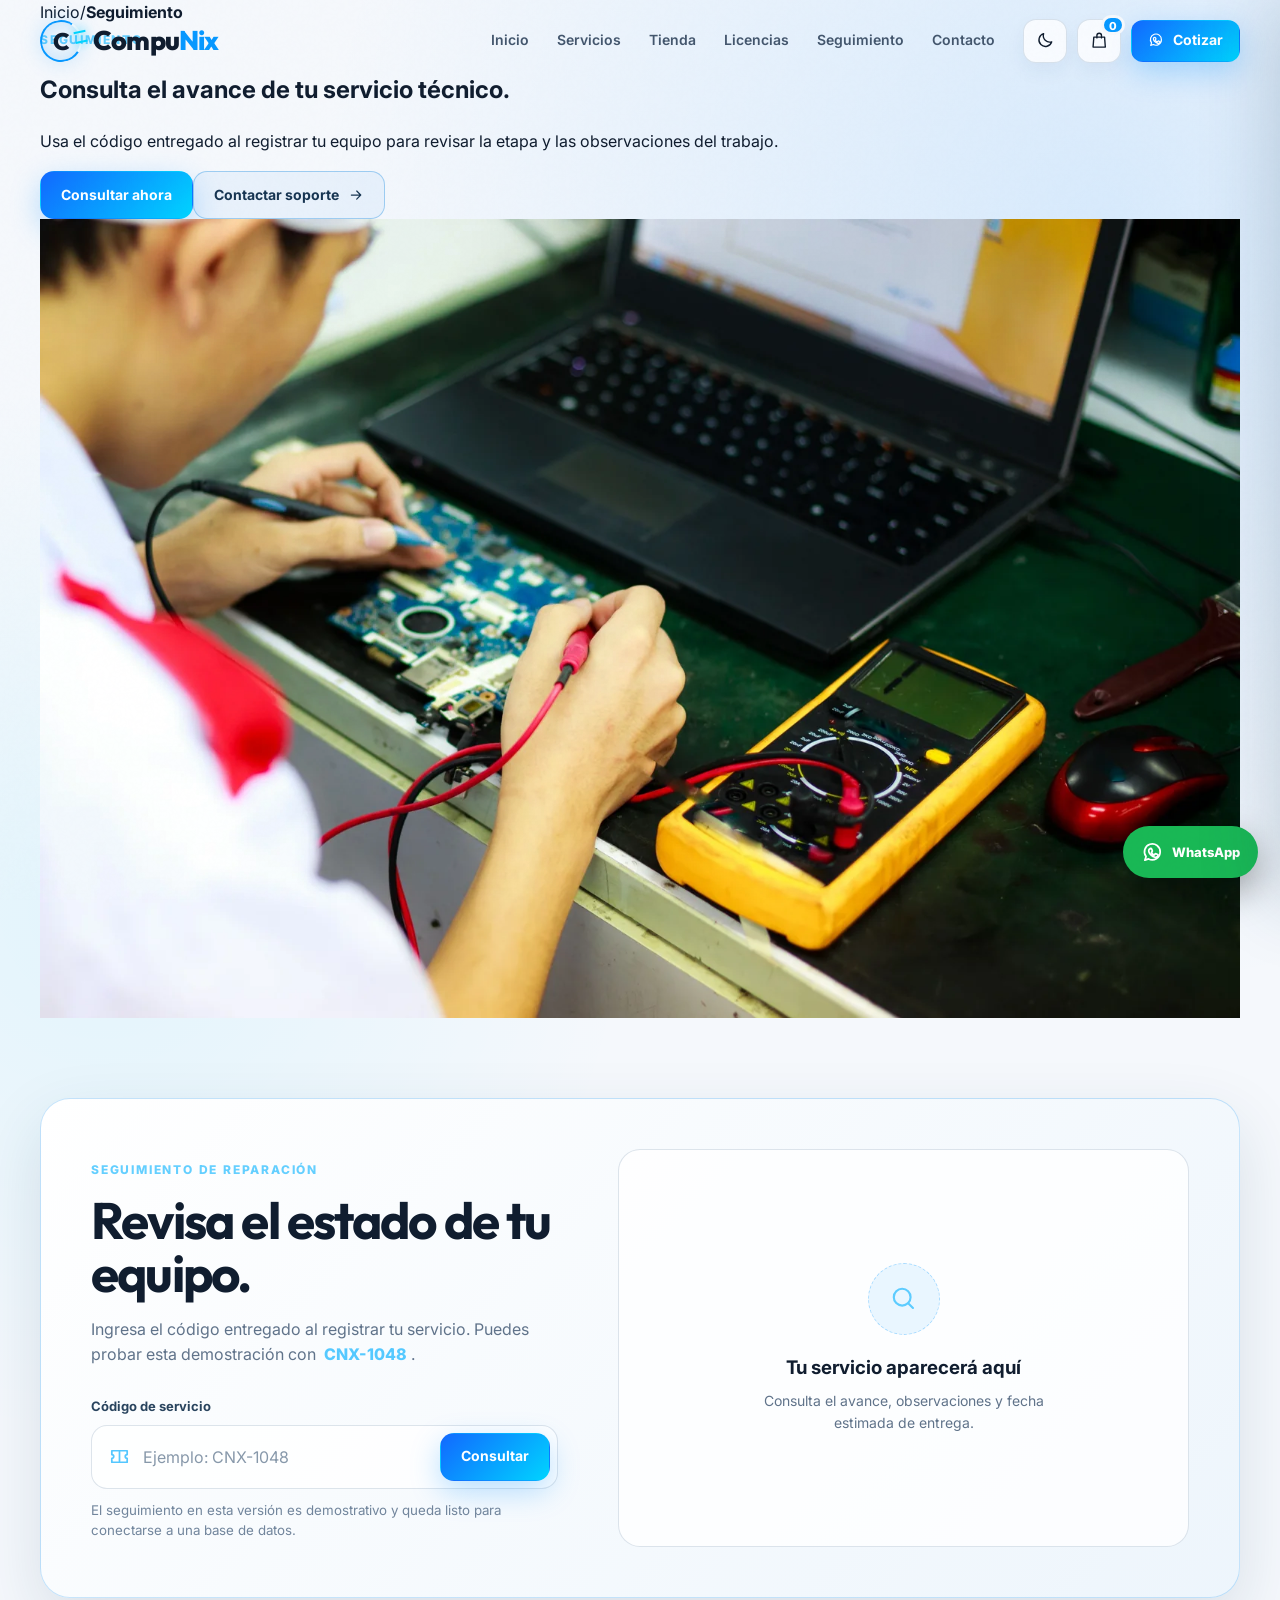
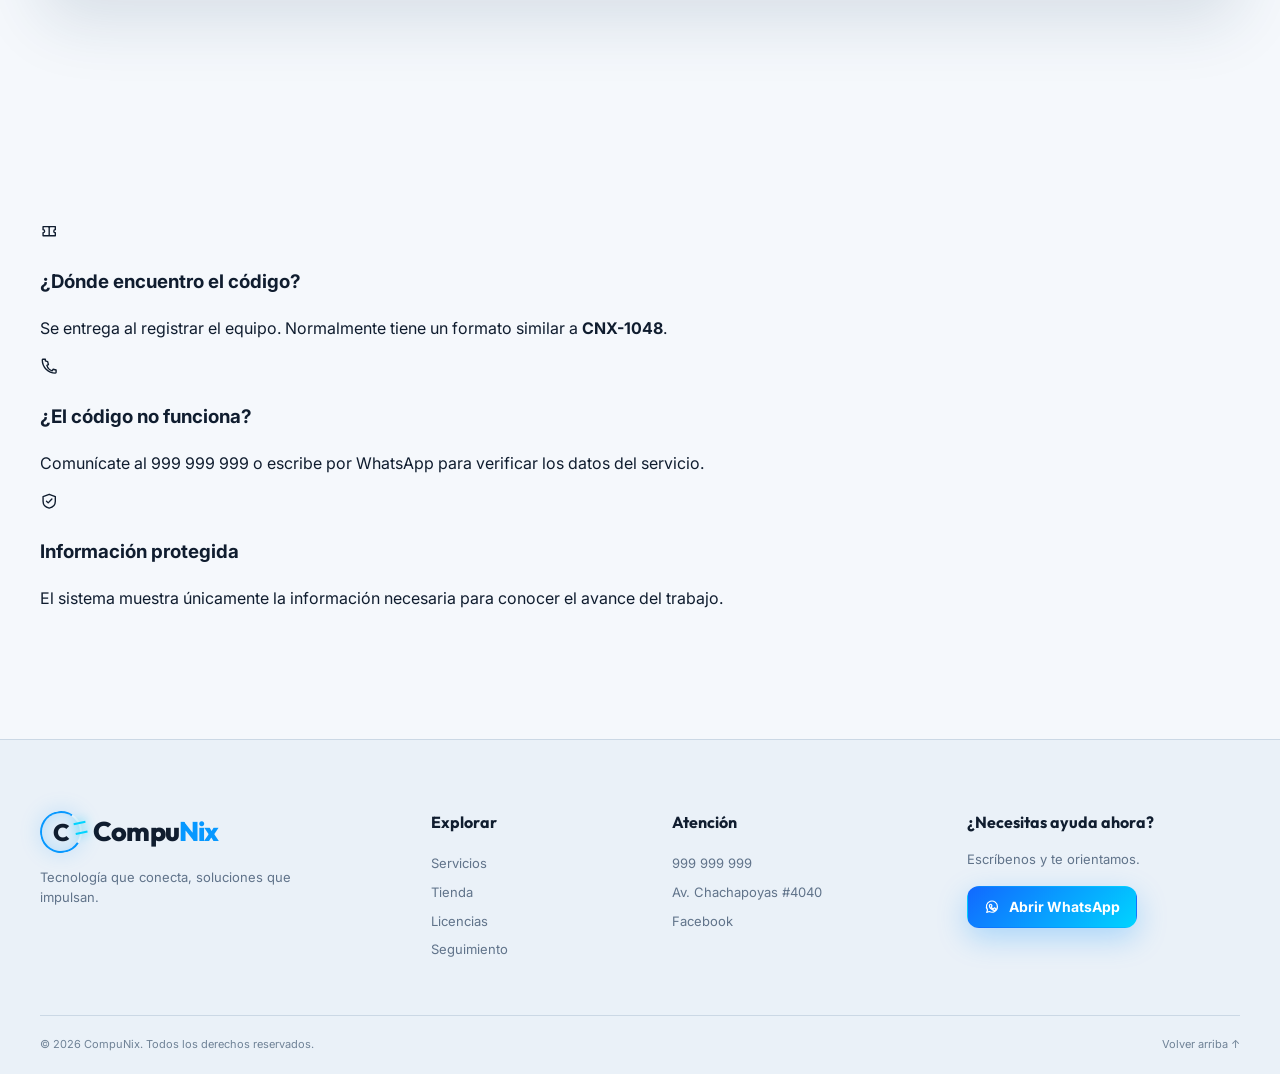
<file: seguimiento.html>
<!doctype html>
<html lang="es" data-theme="light">
<head>
  <meta charset="utf-8"><meta name="viewport" content="width=device-width, initial-scale=1">
  <meta name="theme-color" content="#f4f8fc"><meta name="description" content="Consulta el estado de reparación de tu equipo mediante tu código de servicio CompuNix.">
  <title>Seguimiento de reparación | CompuNix</title><link rel="icon" type="image/png" href="assets/favicon.png">
  <link rel="preconnect" href="https://fonts.googleapis.com"><link rel="preconnect" href="https://fonts.gstatic.com" crossorigin>
  <link href="https://fonts.googleapis.com/css2?family=Inter:wght@400;500;600;700;800&family=Outfit:wght@500;600;700;800&display=swap" rel="stylesheet">
  <script>try{const savedTheme=localStorage.getItem('compunix-theme');if(savedTheme==='dark')document.documentElement.dataset.theme='dark';}catch(_){}</script>
  <link rel="stylesheet" href="styles.css">
</head>
<body data-page="seguimiento">
  <svg aria-hidden="true" class="svg-sprite">
<symbol id="i-menu" viewbox="0 0 24 24"><path d="M4 7h16M4 12h16M4 17h16"></path></symbol>
<symbol id="i-x" viewbox="0 0 24 24"><path d="m6 6 12 12M18 6 6 18"></path></symbol>
<symbol id="i-arrow" viewbox="0 0 24 24"><path d="M5 12h14M13 6l6 6-6 6"></path></symbol>
<symbol id="i-chevron" viewbox="0 0 24 24"><path d="m9 18 6-6-6-6"></path></symbol>
<symbol id="i-check" viewbox="0 0 24 24"><path d="m5 12 4 4L19 6"></path></symbol>
<symbol id="i-whatsapp" viewbox="0 0 24 24"><path d="M20 11.5a8.2 8.2 0 0 1-12.1 7.2L4 20l1.3-3.8A8.2 8.2 0 1 1 20 11.5Z"></path><path d="M9.2 8.5c.3-.7.6-.7.9-.7h.3c.2 0 .4 0 .6.5l.8 1.8c.1.3.1.5-.1.7l-.6.8c-.2.2-.2.4 0 .7.5.9 1.2 1.7 2.1 2.2.3.2.5.2.7 0l.9-1c.2-.3.5-.3.8-.2l1.7.8c.3.2.5.3.5.5 0 .2-.1 1.2-.8 1.8-.6.6-1.5.8-2.4.6-1.1-.3-2.5-.8-4-2.2-1.2-1.1-2.1-2.5-2.4-3.6-.4-1.4.1-2.2.5-2.7Z"></path></symbol>
<symbol id="i-facebook" viewbox="0 0 24 24"><path d="M14 8h3V4h-3c-3 0-5 2-5 5v3H6v4h3v5h4v-5h3l1-4h-4V9c0-.6.4-1 1-1Z"></path></symbol>
<symbol id="i-phone" viewbox="0 0 24 24"><path d="M7 3H4c-.6 0-1 .4-1 1 0 9.4 7.6 17 17 17 .6 0 1-.4 1-1v-3l-4-1-1 2c-3-.8-6.2-4-7-7l2-1-1-4-3-1Z"></path></symbol>
<symbol id="i-map" viewbox="0 0 24 24"><path d="M20 10c0 5-8 11-8 11S4 15 4 10a8 8 0 1 1 16 0Z"></path><circle cx="12" cy="10" r="2.5"></circle></symbol>
<symbol id="i-clock" viewbox="0 0 24 24"><circle cx="12" cy="12" r="9"></circle><path d="M12 7v5l3 2"></path></symbol>
<symbol id="i-search" viewbox="0 0 24 24"><circle cx="11" cy="11" r="7"></circle><path d="m20 20-4-4"></path></symbol>
<symbol id="i-bag" viewbox="0 0 24 24"><path d="M5 8h14l1 13H4L5 8Z"></path><path d="M9 9V6a3 3 0 0 1 6 0v3"></path></symbol>
<symbol id="i-monitor" viewbox="0 0 24 24"><rect height="13" rx="2" width="18" x="3" y="4"></rect><path d="M8 21h8M12 17v4"></path></symbol>
<symbol id="i-laptop" viewbox="0 0 24 24"><rect height="11" rx="1" width="14" x="5" y="4"></rect><path d="M3 18h18l-1 2H4l-1-2Z"></path></symbol>
<symbol id="i-wrench" viewbox="0 0 24 24"><path d="M14 6a5 5 0 0 0-6.8 6.8L3 17l4 4 4.2-4.2A5 5 0 0 0 18 10l-3 3-3-1-1-3 3-3Z"></path></symbol>
<symbol id="i-cpu" viewbox="0 0 24 24"><rect height="10" rx="2" width="10" x="7" y="7"></rect><path d="M9 1v3M15 1v3M9 20v3M15 20v3M20 9h3M20 14h3M1 9h3M1 14h3"></path></symbol>
<symbol id="i-headset" viewbox="0 0 24 24"><path d="M4 13v-2a8 8 0 0 1 16 0v2"></path><path d="M4 13h3v6H5a2 2 0 0 1-2-2v-2a2 2 0 0 1 1-2ZM20 13h-3v6h2a2 2 0 0 0 2-2v-2a2 2 0 0 0-1-2ZM17 19c0 2-2 3-5 3"></path></symbol>
<symbol id="i-wifi" viewbox="0 0 24 24"><path d="M4 9a12 12 0 0 1 16 0M7 13a8 8 0 0 1 10 0M10 17a4 4 0 0 1 4 0"></path><circle cx="12" cy="20" r="1"></circle></symbol>
<symbol id="i-shield" viewbox="0 0 24 24"><path d="M12 3 20 6v6c0 5-3.5 8-8 9-4.5-1-8-4-8-9V6l8-3Z"></path><path d="m8.5 12 2.2 2.2 4.8-5"></path></symbol>
<symbol id="i-drive" viewbox="0 0 24 24"><rect height="14" rx="2" width="18" x="3" y="5"></rect><path d="M7 15h.01M11 15h6M7 9h10"></path></symbol>
<symbol id="i-key" viewbox="0 0 24 24"><circle cx="8" cy="15" r="4"></circle><path d="m11 12 8-8M15 8l2 2M17 6l2 2"></path></symbol>
<symbol id="i-box" viewbox="0 0 24 24"><path d="m4 7 8-4 8 4-8 4-8-4Z"></path><path d="M4 7v10l8 4 8-4V7M12 11v10"></path></symbol>
<symbol id="i-ticket" viewbox="0 0 24 24"><path d="M4 6h16v4a2 2 0 0 0 0 4v4H4v-4a2 2 0 0 0 0-4V6Z"></path><path d="M12 7v10"></path></symbol>
<symbol id="i-spark" viewbox="0 0 24 24"><path d="m12 2 1.6 5.4L19 9l-5.4 1.6L12 16l-1.6-5.4L5 9l5.4-1.6L12 2ZM19 15l.8 2.2L22 18l-2.2.8L19 21l-.8-2.2L16 18l2.2-.8L19 15Z"></path></symbol>
<symbol id="i-star" viewbox="0 0 24 24"><path d="m12 3 2.8 5.7 6.2.9-4.5 4.4 1.1 6.2-5.6-2.9-5.6 2.9 1.1-6.2L3 9.6l6.2-.9L12 3Z"></path></symbol>
<symbol id="i-plus" viewbox="0 0 24 24"><path d="M12 5v14M5 12h14"></path></symbol>
<symbol id="i-minus" viewbox="0 0 24 24"><path d="M5 12h14"></path></symbol>
<symbol id="i-trash" viewbox="0 0 24 24"><path d="M4 7h16M9 7V4h6v3M7 7l1 14h8l1-14M10 11v6M14 11v6"></path></symbol>
<symbol id="i-copy" viewbox="0 0 24 24"><rect height="12" rx="2" width="12" x="8" y="8"></rect><path d="M16 8V6a2 2 0 0 0-2-2H6a2 2 0 0 0-2 2v8a2 2 0 0 0 2 2h2"></path></symbol>
<symbol id="i-sun" viewbox="0 0 24 24"><circle cx="12" cy="12" r="4"></circle><path d="M12 2v2M12 20v2M4.93 4.93l1.42 1.42M17.66 17.66l1.41 1.41M2 12h2M20 12h2M4.93 19.07l1.42-1.42M17.66 6.34l1.41-1.41"></path></symbol>
<symbol id="i-moon" viewbox="0 0 24 24"><path d="M20.5 14.1A8.5 8.5 0 0 1 9.9 3.5 8.5 8.5 0 1 0 20.5 14.1Z"></path></symbol>
</svg>
  <div class="page-noise" aria-hidden="true"></div>
  <header class="site-header" id="top">
    <div class="container nav-wrap">
      <a class="brand" href="index.html" aria-label="CompuNix, ir al inicio">
        <span class="brand-mark" aria-hidden="true"><span>C</span></span>
        <span class="brand-word">Compu<span>Nix</span></span>
      </a>
      <nav class="main-nav" id="mainNav" aria-label="Navegación principal"><a href="index.html">Inicio</a><a href="servicios.html">Servicios</a><a href="tienda.html">Tienda</a><a href="licencias.html">Licencias</a><a href="seguimiento.html" class="active" aria-current="page">Seguimiento</a><a href="contacto.html">Contacto</a></nav>
      <div class="nav-actions">
        <button class="theme-toggle" id="themeToggle" type="button" aria-label="Activar modo oscuro" title="Activar modo oscuro">
          <svg class="icon theme-icon-moon" aria-hidden="true"><use href="#i-moon"></use></svg>
          <svg class="icon theme-icon-sun" aria-hidden="true"><use href="#i-sun"></use></svg>
          <span class="sr-only" id="themeToggleLabel">Activar modo oscuro</span>
        </button>
        <button class="cart-button" id="openCart" type="button" aria-label="Abrir carrito">
          <svg class="icon"><use href="#i-bag"></use></svg><span class="cart-count" id="cartCount">0</span>
        </button>
        <a class="btn btn-primary btn-small hide-mobile" href="https://wa.me/51999999999?text=Hola%20CompuNix%2C%20deseo%20una%20cotizaci%C3%B3n" target="_blank" rel="noopener">
          <svg class="icon"><use href="#i-whatsapp"></use></svg>Cotizar
        </a>
        <button class="menu-button" id="menuButton" type="button" aria-label="Abrir menú" aria-expanded="false">
          <svg class="icon menu-open"><use href="#i-menu"></use></svg><svg class="icon menu-close"><use href="#i-x"></use></svg>
        </button>
      </div>
    </div>
  </header>
  <main><section class="page-hero">
      <div class="page-hero-glow" aria-hidden="true"></div>
      <div class="container page-hero-grid">
        <div class="page-hero-copy reveal">
          <div class="breadcrumbs"><a href="index.html">Inicio</a><span>/</span><strong>Seguimiento</strong></div>
          <span class="section-kicker">Seguimiento</span>
          <h1>Consulta el avance de tu <span>servicio técnico.</span></h1>
          <p>Usa el código entregado al registrar tu equipo para revisar la etapa y las observaciones del trabajo.</p>
          <div class="page-hero-actions"><a class="btn btn-primary" href="#consulta">Consultar ahora</a><a class="btn btn-ghost" href="contacto.html">Contactar soporte<svg class="icon"><use href="#i-arrow"></use></svg></a></div>
        </div>
        <div class="page-hero-media reveal delay-1"><img src="assets/diagnostic-real.webp" alt="Diagnóstico de componentes electrónicos"><div class="page-hero-media-shade"></div></div>
      </div>
    </section><section class="section tracking-section" id="consulta">
<div class="container tracking-shell reveal">
<div class="tracking-copy">
<span class="section-kicker">Seguimiento de reparación</span>
<h2>Revisa el estado de tu equipo.</h2>
<p>Ingresa el código entregado al registrar tu servicio. Puedes probar esta demostración con <button class="demo-code" data-demo-code="CNX-1048" type="button">CNX-1048</button>.</p>
<form class="tracking-form" id="trackingForm">
<label for="trackingCode">Código de servicio</label>
<div class="tracking-input-wrap">
<svg class="icon"><use href="#i-ticket"></use></svg>
<input autocomplete="off" id="trackingCode" maxlength="20" name="trackingCode" placeholder="Ejemplo: CNX-1048" required="" type="text"/>
<button class="btn btn-primary" type="submit">Consultar</button>
</div>
</form>
<small class="form-note">El seguimiento en esta versión es demostrativo y queda listo para conectarse a una base de datos.</small>
</div>
<div aria-live="polite" class="tracking-result" id="trackingResult">
<div class="tracking-placeholder">
<span><svg class="icon"><use href="#i-search"></use></svg></span>
<h3>Tu servicio aparecerá aquí</h3>
<p>Consulta el avance, observaciones y fecha estimada de entrega.</p>
</div>
</div>
</div>
</section><section class="section tracking-help"><div class="container help-grid"><article class="help-card reveal"><svg class="icon"><use href="#i-ticket"></use></svg><h3>¿Dónde encuentro el código?</h3><p>Se entrega al registrar el equipo. Normalmente tiene un formato similar a <strong>CNX-1048</strong>.</p></article><article class="help-card reveal delay-1"><svg class="icon"><use href="#i-phone"></use></svg><h3>¿El código no funciona?</h3><p>Comunícate al 999 999 999 o escribe por WhatsApp para verificar los datos del servicio.</p></article><article class="help-card reveal delay-2"><svg class="icon"><use href="#i-shield"></use></svg><h3>Información protegida</h3><p>El sistema muestra únicamente la información necesaria para conocer el avance del trabajo.</p></article></div></section></main>
  <footer class="site-footer">
    <div class="container footer-grid">
      <div class="footer-brand">
        <a class="brand" href="index.html"><span class="brand-mark"><span>C</span></span><span class="brand-word">Compu<span>Nix</span></span></a>
        <p>Tecnología que conecta, soluciones que impulsan.</p>
      </div>
      <div class="footer-links"><strong>Explorar</strong><a href="servicios.html">Servicios</a><a href="tienda.html">Tienda</a><a href="licencias.html">Licencias</a><a href="seguimiento.html">Seguimiento</a></div>
      <div class="footer-links"><strong>Atención</strong><a href="tel:+51999999999">999 999 999</a><a href="https://maps.google.com/?q=Av.%20Chachapoyas%20%234040" target="_blank" rel="noopener">Av. Chachapoyas #4040</a><a href="https://www.facebook.com/compunixperuanos/" target="_blank" rel="noopener">Facebook</a></div>
      <div class="footer-cta"><strong>¿Necesitas ayuda ahora?</strong><p>Escríbenos y te orientamos.</p><a class="btn btn-primary btn-small" href="https://wa.me/51999999999" target="_blank" rel="noopener"><svg class="icon"><use href="#i-whatsapp"></use></svg>Abrir WhatsApp</a></div>
    </div>
    <div class="container footer-bottom"><span>© <span id="currentYear"></span> CompuNix. Todos los derechos reservados.</span><a href="#top">Volver arriba ↑</a></div>
  </footer>
  <a class="floating-whatsapp" href="https://wa.me/51999999999?text=Hola%20CompuNix" target="_blank" rel="noopener" aria-label="Contactar por WhatsApp">
    <svg class="icon"><use href="#i-whatsapp"></use></svg><span>WhatsApp</span>
  </a>
  <div class="drawer-overlay" id="drawerOverlay"></div>
  <aside class="cart-drawer" id="cartDrawer" aria-hidden="true" aria-label="Carrito de compras">
    <div class="drawer-header"><div><span>Tu pedido</span><h2>Carrito</h2></div><button type="button" id="closeCart" aria-label="Cerrar carrito"><svg class="icon"><use href="#i-x"></use></svg></button></div>
    <div class="cart-items" id="cartItems"></div>
    <div class="empty-cart" id="emptyCart"><span><svg class="icon"><use href="#i-bag"></use></svg></span><h3>Tu carrito está vacío</h3><p>Agrega productos y envía el pedido por WhatsApp.</p></div>
    <div class="cart-footer" id="cartFooter" hidden><div class="cart-total"><span>Total referencial</span><strong id="cartTotal">S/ 0.00</strong></div><button class="btn btn-primary btn-full" type="button" id="sendCart"><svg class="icon"><use href="#i-whatsapp"></use></svg>Pedir por WhatsApp</button><small>Los precios y la disponibilidad se confirman antes de la compra.</small></div>
  </aside>
  <div class="modal" id="supportModal" aria-hidden="true" role="dialog" aria-modal="true" aria-labelledby="supportTitle">
    <div class="modal-backdrop" data-close-support></div>
    <div class="modal-panel">
      <button class="modal-close" type="button" data-close-support aria-label="Cerrar"><svg class="icon"><use href="#i-x"></use></svg></button>
      <div class="modal-icon"><svg class="icon"><use href="#i-headset"></use></svg></div>
      <span class="section-kicker">Soporte remoto</span><h2 id="supportTitle">Solicita una sesión de asistencia.</h2>
      <p>Completa los datos y abriremos WhatsApp con tu solicitud lista para enviar.</p>
      <form id="supportForm">
        <label>Nombre<input type="text" name="name" placeholder="Tu nombre" required></label>
        <label>Tipo de ayuda<select name="service" required><option value="">Selecciona una opción</option><option>Instalación de programa</option><option>Configuración de impresora</option><option>Error de Windows</option><option>Optimización del equipo</option><option>Correo o cuenta</option><option>Otro problema</option></select></label>
        <label>Describe el problema<textarea name="detail" rows="4" placeholder="¿Qué mensaje o problema aparece?" required></textarea></label>
        <button class="btn btn-primary btn-full" type="submit"><svg class="icon"><use href="#i-whatsapp"></use></svg>Continuar por WhatsApp</button>
      </form>
    </div>
  </div>
  <div class="toast" id="toast" role="status" aria-live="polite"></div>
  <script src="script.js"></script>
</body>
</html>
</file>
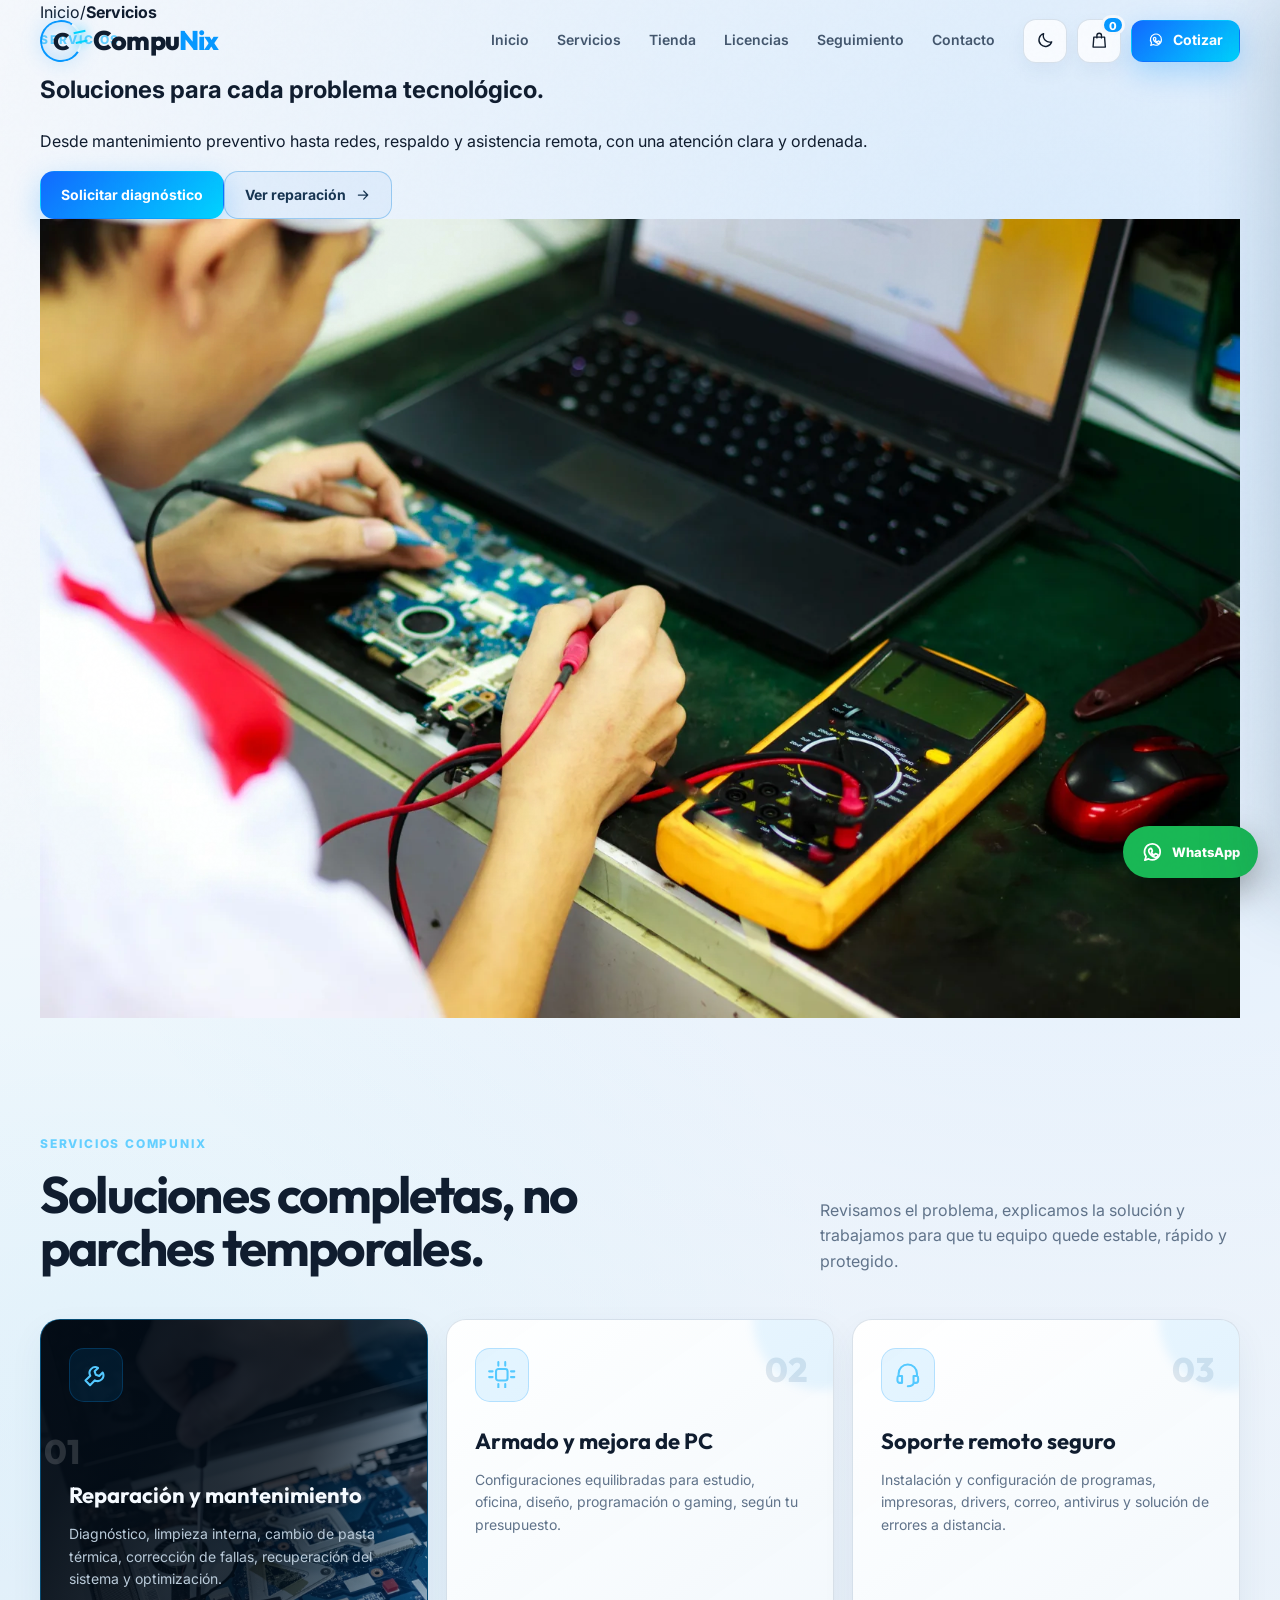
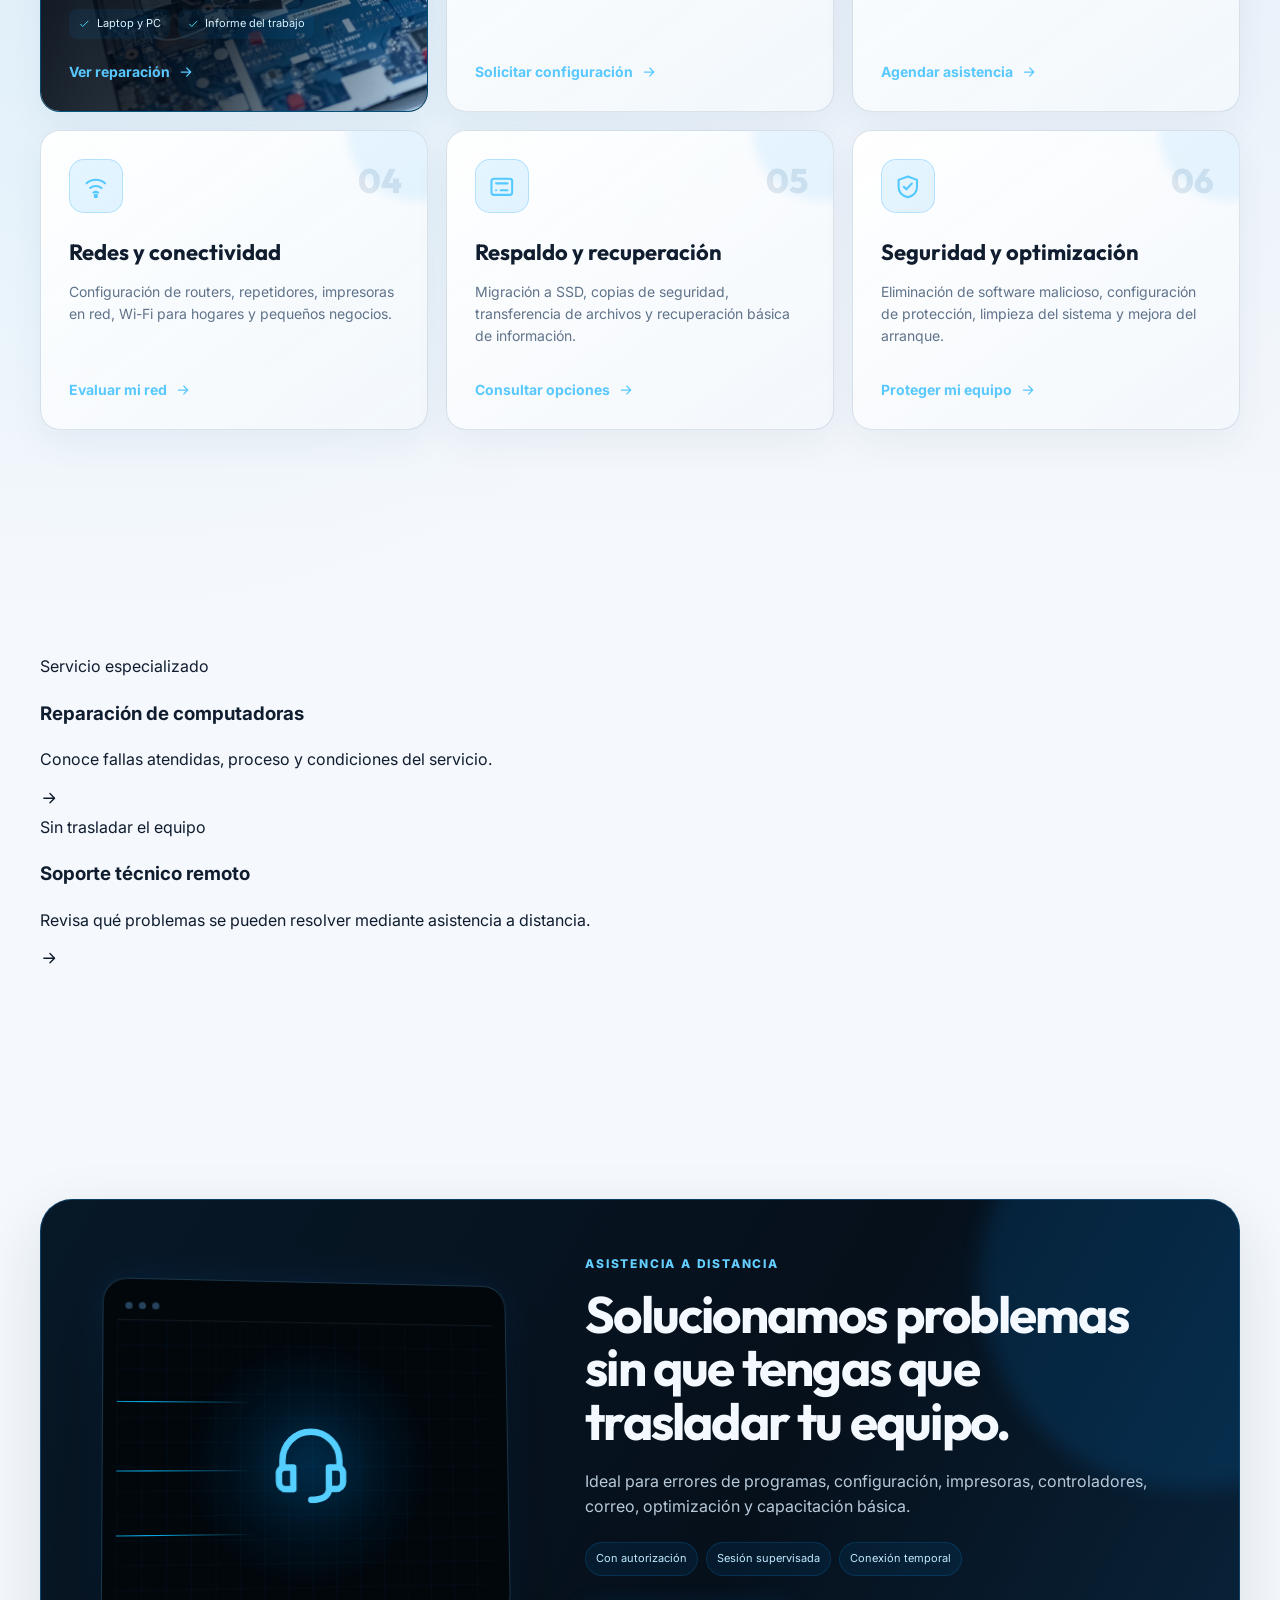
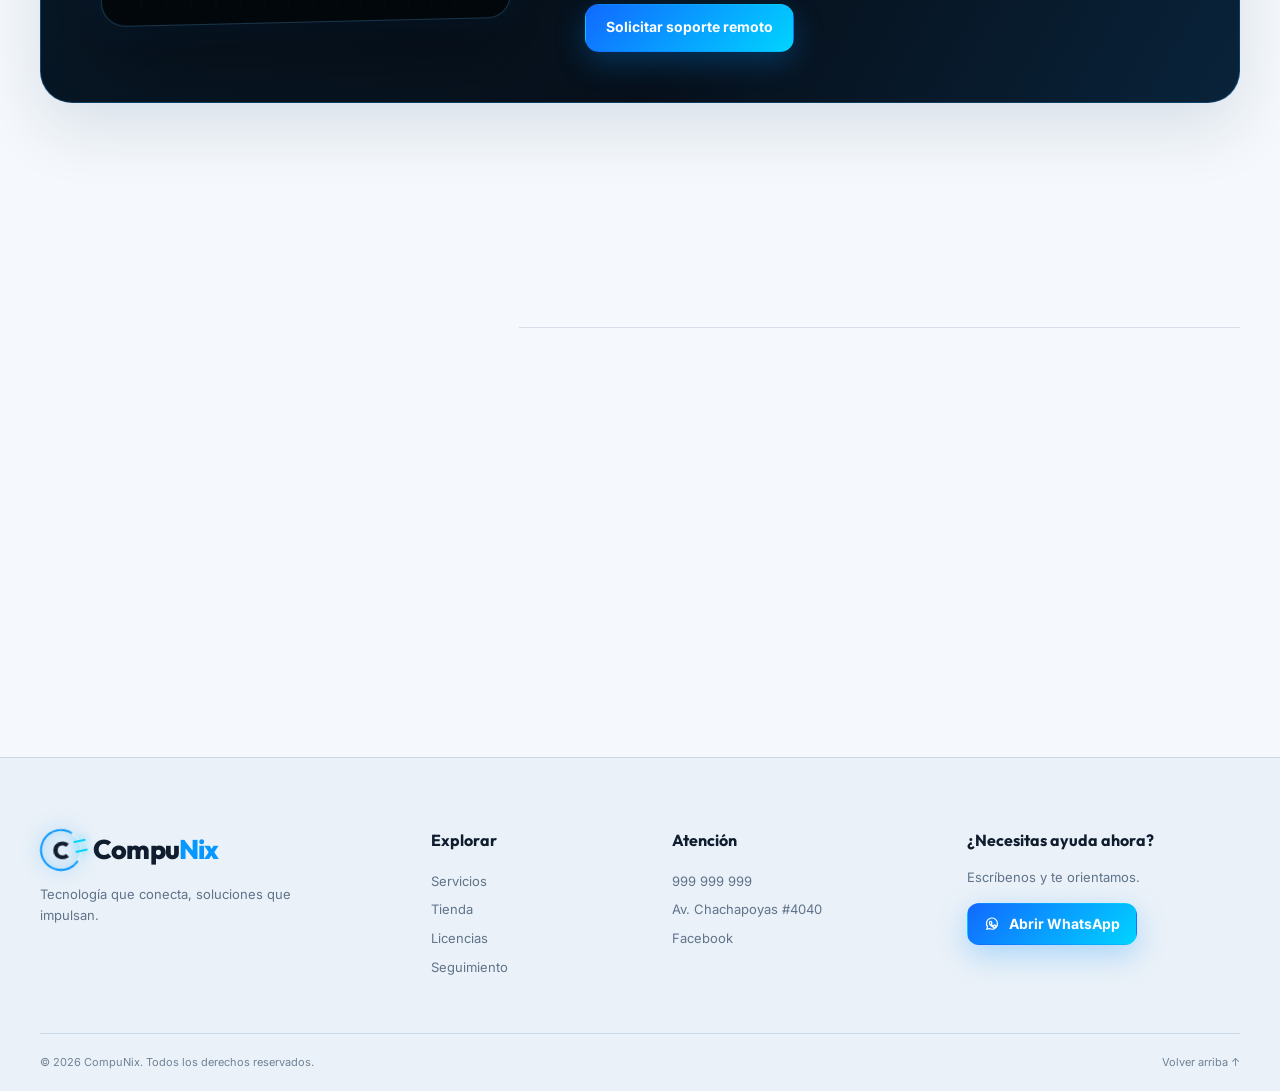
<file: servicios.html>
<!doctype html>
<html lang="es" data-theme="light">
<head>
  <meta charset="utf-8"><meta name="viewport" content="width=device-width, initial-scale=1">
  <meta name="theme-color" content="#f4f8fc"><meta name="description" content="Reparación, mantenimiento, redes, optimización, respaldo y soporte remoto con CompuNix.">
  <title>Servicios tecnológicos | CompuNix</title><link rel="icon" type="image/png" href="assets/favicon.png">
  <link rel="preconnect" href="https://fonts.googleapis.com"><link rel="preconnect" href="https://fonts.gstatic.com" crossorigin>
  <link href="https://fonts.googleapis.com/css2?family=Inter:wght@400;500;600;700;800&family=Outfit:wght@500;600;700;800&display=swap" rel="stylesheet">
  <script>try{const savedTheme=localStorage.getItem('compunix-theme');if(savedTheme==='dark')document.documentElement.dataset.theme='dark';}catch(_){}</script>
  <link rel="stylesheet" href="styles.css">
</head>
<body data-page="servicios">
  <svg aria-hidden="true" class="svg-sprite">
<symbol id="i-menu" viewbox="0 0 24 24"><path d="M4 7h16M4 12h16M4 17h16"></path></symbol>
<symbol id="i-x" viewbox="0 0 24 24"><path d="m6 6 12 12M18 6 6 18"></path></symbol>
<symbol id="i-arrow" viewbox="0 0 24 24"><path d="M5 12h14M13 6l6 6-6 6"></path></symbol>
<symbol id="i-chevron" viewbox="0 0 24 24"><path d="m9 18 6-6-6-6"></path></symbol>
<symbol id="i-check" viewbox="0 0 24 24"><path d="m5 12 4 4L19 6"></path></symbol>
<symbol id="i-whatsapp" viewbox="0 0 24 24"><path d="M20 11.5a8.2 8.2 0 0 1-12.1 7.2L4 20l1.3-3.8A8.2 8.2 0 1 1 20 11.5Z"></path><path d="M9.2 8.5c.3-.7.6-.7.9-.7h.3c.2 0 .4 0 .6.5l.8 1.8c.1.3.1.5-.1.7l-.6.8c-.2.2-.2.4 0 .7.5.9 1.2 1.7 2.1 2.2.3.2.5.2.7 0l.9-1c.2-.3.5-.3.8-.2l1.7.8c.3.2.5.3.5.5 0 .2-.1 1.2-.8 1.8-.6.6-1.5.8-2.4.6-1.1-.3-2.5-.8-4-2.2-1.2-1.1-2.1-2.5-2.4-3.6-.4-1.4.1-2.2.5-2.7Z"></path></symbol>
<symbol id="i-facebook" viewbox="0 0 24 24"><path d="M14 8h3V4h-3c-3 0-5 2-5 5v3H6v4h3v5h4v-5h3l1-4h-4V9c0-.6.4-1 1-1Z"></path></symbol>
<symbol id="i-phone" viewbox="0 0 24 24"><path d="M7 3H4c-.6 0-1 .4-1 1 0 9.4 7.6 17 17 17 .6 0 1-.4 1-1v-3l-4-1-1 2c-3-.8-6.2-4-7-7l2-1-1-4-3-1Z"></path></symbol>
<symbol id="i-map" viewbox="0 0 24 24"><path d="M20 10c0 5-8 11-8 11S4 15 4 10a8 8 0 1 1 16 0Z"></path><circle cx="12" cy="10" r="2.5"></circle></symbol>
<symbol id="i-clock" viewbox="0 0 24 24"><circle cx="12" cy="12" r="9"></circle><path d="M12 7v5l3 2"></path></symbol>
<symbol id="i-search" viewbox="0 0 24 24"><circle cx="11" cy="11" r="7"></circle><path d="m20 20-4-4"></path></symbol>
<symbol id="i-bag" viewbox="0 0 24 24"><path d="M5 8h14l1 13H4L5 8Z"></path><path d="M9 9V6a3 3 0 0 1 6 0v3"></path></symbol>
<symbol id="i-monitor" viewbox="0 0 24 24"><rect height="13" rx="2" width="18" x="3" y="4"></rect><path d="M8 21h8M12 17v4"></path></symbol>
<symbol id="i-laptop" viewbox="0 0 24 24"><rect height="11" rx="1" width="14" x="5" y="4"></rect><path d="M3 18h18l-1 2H4l-1-2Z"></path></symbol>
<symbol id="i-wrench" viewbox="0 0 24 24"><path d="M14 6a5 5 0 0 0-6.8 6.8L3 17l4 4 4.2-4.2A5 5 0 0 0 18 10l-3 3-3-1-1-3 3-3Z"></path></symbol>
<symbol id="i-cpu" viewbox="0 0 24 24"><rect height="10" rx="2" width="10" x="7" y="7"></rect><path d="M9 1v3M15 1v3M9 20v3M15 20v3M20 9h3M20 14h3M1 9h3M1 14h3"></path></symbol>
<symbol id="i-headset" viewbox="0 0 24 24"><path d="M4 13v-2a8 8 0 0 1 16 0v2"></path><path d="M4 13h3v6H5a2 2 0 0 1-2-2v-2a2 2 0 0 1 1-2ZM20 13h-3v6h2a2 2 0 0 0 2-2v-2a2 2 0 0 0-1-2ZM17 19c0 2-2 3-5 3"></path></symbol>
<symbol id="i-wifi" viewbox="0 0 24 24"><path d="M4 9a12 12 0 0 1 16 0M7 13a8 8 0 0 1 10 0M10 17a4 4 0 0 1 4 0"></path><circle cx="12" cy="20" r="1"></circle></symbol>
<symbol id="i-shield" viewbox="0 0 24 24"><path d="M12 3 20 6v6c0 5-3.5 8-8 9-4.5-1-8-4-8-9V6l8-3Z"></path><path d="m8.5 12 2.2 2.2 4.8-5"></path></symbol>
<symbol id="i-drive" viewbox="0 0 24 24"><rect height="14" rx="2" width="18" x="3" y="5"></rect><path d="M7 15h.01M11 15h6M7 9h10"></path></symbol>
<symbol id="i-key" viewbox="0 0 24 24"><circle cx="8" cy="15" r="4"></circle><path d="m11 12 8-8M15 8l2 2M17 6l2 2"></path></symbol>
<symbol id="i-box" viewbox="0 0 24 24"><path d="m4 7 8-4 8 4-8 4-8-4Z"></path><path d="M4 7v10l8 4 8-4V7M12 11v10"></path></symbol>
<symbol id="i-ticket" viewbox="0 0 24 24"><path d="M4 6h16v4a2 2 0 0 0 0 4v4H4v-4a2 2 0 0 0 0-4V6Z"></path><path d="M12 7v10"></path></symbol>
<symbol id="i-spark" viewbox="0 0 24 24"><path d="m12 2 1.6 5.4L19 9l-5.4 1.6L12 16l-1.6-5.4L5 9l5.4-1.6L12 2ZM19 15l.8 2.2L22 18l-2.2.8L19 21l-.8-2.2L16 18l2.2-.8L19 15Z"></path></symbol>
<symbol id="i-star" viewbox="0 0 24 24"><path d="m12 3 2.8 5.7 6.2.9-4.5 4.4 1.1 6.2-5.6-2.9-5.6 2.9 1.1-6.2L3 9.6l6.2-.9L12 3Z"></path></symbol>
<symbol id="i-plus" viewbox="0 0 24 24"><path d="M12 5v14M5 12h14"></path></symbol>
<symbol id="i-minus" viewbox="0 0 24 24"><path d="M5 12h14"></path></symbol>
<symbol id="i-trash" viewbox="0 0 24 24"><path d="M4 7h16M9 7V4h6v3M7 7l1 14h8l1-14M10 11v6M14 11v6"></path></symbol>
<symbol id="i-copy" viewbox="0 0 24 24"><rect height="12" rx="2" width="12" x="8" y="8"></rect><path d="M16 8V6a2 2 0 0 0-2-2H6a2 2 0 0 0-2 2v8a2 2 0 0 0 2 2h2"></path></symbol>
<symbol id="i-sun" viewbox="0 0 24 24"><circle cx="12" cy="12" r="4"></circle><path d="M12 2v2M12 20v2M4.93 4.93l1.42 1.42M17.66 17.66l1.41 1.41M2 12h2M20 12h2M4.93 19.07l1.42-1.42M17.66 6.34l1.41-1.41"></path></symbol>
<symbol id="i-moon" viewbox="0 0 24 24"><path d="M20.5 14.1A8.5 8.5 0 0 1 9.9 3.5 8.5 8.5 0 1 0 20.5 14.1Z"></path></symbol>
</svg>
  <div class="page-noise" aria-hidden="true"></div>
  <header class="site-header" id="top">
    <div class="container nav-wrap">
      <a class="brand" href="index.html" aria-label="CompuNix, ir al inicio">
        <span class="brand-mark" aria-hidden="true"><span>C</span></span>
        <span class="brand-word">Compu<span>Nix</span></span>
      </a>
      <nav class="main-nav" id="mainNav" aria-label="Navegación principal"><a href="index.html">Inicio</a><a href="servicios.html" class="active" aria-current="page">Servicios</a><a href="tienda.html">Tienda</a><a href="licencias.html">Licencias</a><a href="seguimiento.html">Seguimiento</a><a href="contacto.html">Contacto</a></nav>
      <div class="nav-actions">
        <button class="theme-toggle" id="themeToggle" type="button" aria-label="Activar modo oscuro" title="Activar modo oscuro">
          <svg class="icon theme-icon-moon" aria-hidden="true"><use href="#i-moon"></use></svg>
          <svg class="icon theme-icon-sun" aria-hidden="true"><use href="#i-sun"></use></svg>
          <span class="sr-only" id="themeToggleLabel">Activar modo oscuro</span>
        </button>
        <button class="cart-button" id="openCart" type="button" aria-label="Abrir carrito">
          <svg class="icon"><use href="#i-bag"></use></svg><span class="cart-count" id="cartCount">0</span>
        </button>
        <a class="btn btn-primary btn-small hide-mobile" href="https://wa.me/51999999999?text=Hola%20CompuNix%2C%20deseo%20una%20cotizaci%C3%B3n" target="_blank" rel="noopener">
          <svg class="icon"><use href="#i-whatsapp"></use></svg>Cotizar
        </a>
        <button class="menu-button" id="menuButton" type="button" aria-label="Abrir menú" aria-expanded="false">
          <svg class="icon menu-open"><use href="#i-menu"></use></svg><svg class="icon menu-close"><use href="#i-x"></use></svg>
        </button>
      </div>
    </div>
  </header>
  <main><section class="page-hero">
      <div class="page-hero-glow" aria-hidden="true"></div>
      <div class="container page-hero-grid">
        <div class="page-hero-copy reveal">
          <div class="breadcrumbs"><a href="index.html">Inicio</a><span>/</span><strong>Servicios</strong></div>
          <span class="section-kicker">Servicios</span>
          <h1>Soluciones para cada <span>problema tecnológico.</span></h1>
          <p>Desde mantenimiento preventivo hasta redes, respaldo y asistencia remota, con una atención clara y ordenada.</p>
          <div class="page-hero-actions"><a class="btn btn-primary" href="https://wa.me/51999999999?text=Hola%20CompuNix%2C%20necesito%20un%20diagn%C3%B3stico">Solicitar diagnóstico</a><a class="btn btn-ghost" href="reparacion.html">Ver reparación<svg class="icon"><use href="#i-arrow"></use></svg></a></div>
        </div>
        <div class="page-hero-media reveal delay-1"><img src="assets/diagnostic-real.webp" alt="Técnico revisando componentes electrónicos de computadora"><div class="page-hero-media-shade"></div></div>
      </div>
    </section><section class="section services" id="catalogo-servicios">
<div class="container">
<div class="section-heading reveal">
<div>
<span class="section-kicker">Servicios CompuNix</span>
<h2>Soluciones completas, no parches temporales.</h2>
</div>
<p>Revisamos el problema, explicamos la solución y trabajamos para que tu equipo quede estable, rápido y protegido.</p>
</div>
<div class="service-grid">
<article class="service-card featured with-photo reveal">
<div class="service-photo"><img alt="Técnico realizando mantenimiento interno de una laptop" decoding="async" loading="lazy" src="assets/repair-real.webp"/></div>
<div class="service-icon"><svg class="icon"><use href="#i-wrench"></use></svg></div>
<span class="service-number">01</span>
<h3>Reparación y mantenimiento</h3>
<p>Diagnóstico, limpieza interna, cambio de pasta térmica, corrección de fallas, recuperación del sistema y optimización.</p>
<ul class="mini-list">
<li><svg class="icon"><use href="#i-check"></use></svg> Laptop y PC</li>
<li><svg class="icon"><use href="#i-check"></use></svg> Informe del trabajo</li>
</ul>
<a class="text-link" href="reparacion.html">Ver reparación <svg class="icon"><use href="#i-arrow"></use></svg></a>
</article>
<article class="service-card reveal delay-1">
<div class="service-icon"><svg class="icon"><use href="#i-cpu"></use></svg></div>
<span class="service-number">02</span>
<h3>Armado y mejora de PC</h3>
<p>Configuraciones equilibradas para estudio, oficina, diseño, programación o gaming, según tu presupuesto.</p>
<a class="text-link" href="https://wa.me/51999999999?text=Hola%20CompuNix%2C%20quiero%20cotizar%20una%20PC" rel="noopener" target="_blank">Solicitar configuración <svg class="icon"><use href="#i-arrow"></use></svg></a>
</article>
<article class="service-card reveal delay-2">
<div class="service-icon"><svg class="icon"><use href="#i-headset"></use></svg></div>
<span class="service-number">03</span>
<h3>Soporte remoto seguro</h3>
<p>Instalación y configuración de programas, impresoras, drivers, correo, antivirus y solución de errores a distancia.</p>
<button class="text-link button-link" data-open-support="" type="button">Agendar asistencia <svg class="icon"><use href="#i-arrow"></use></svg></button>
</article>
<article class="service-card reveal">
<div class="service-icon"><svg class="icon"><use href="#i-wifi"></use></svg></div>
<span class="service-number">04</span>
<h3>Redes y conectividad</h3>
<p>Configuración de routers, repetidores, impresoras en red, Wi-Fi para hogares y pequeños negocios.</p>
<a class="text-link" href="https://wa.me/51999999999?text=Hola%20CompuNix%2C%20necesito%20ayuda%20con%20mi%20red%20Wi-Fi" rel="noopener" target="_blank">Evaluar mi red <svg class="icon"><use href="#i-arrow"></use></svg></a>
</article>
<article class="service-card reveal delay-1">
<div class="service-icon"><svg class="icon"><use href="#i-drive"></use></svg></div>
<span class="service-number">05</span>
<h3>Respaldo y recuperación</h3>
<p>Migración a SSD, copias de seguridad, transferencia de archivos y recuperación básica de información.</p>
<a class="text-link" href="https://wa.me/51999999999?text=Hola%20CompuNix%2C%20necesito%20recuperar%20o%20respaldar%20mis%20archivos" rel="noopener" target="_blank">Consultar opciones <svg class="icon"><use href="#i-arrow"></use></svg></a>
</article>
<article class="service-card reveal delay-2">
<div class="service-icon"><svg class="icon"><use href="#i-shield"></use></svg></div>
<span class="service-number">06</span>
<h3>Seguridad y optimización</h3>
<p>Eliminación de software malicioso, configuración de protección, limpieza del sistema y mejora del arranque.</p>
<a class="text-link" href="https://wa.me/51999999999?text=Hola%20CompuNix%2C%20quiero%20optimizar%20y%20proteger%20mi%20equipo" rel="noopener" target="_blank">Proteger mi equipo <svg class="icon"><use href="#i-arrow"></use></svg></a>
</article>
</div>
</div>
</section><section class="section service-paths"><div class="container"><div class="path-grid">
<a class="path-card reveal" href="reparacion.html"><div><span>Servicio especializado</span><h3>Reparación de computadoras</h3><p>Conoce fallas atendidas, proceso y condiciones del servicio.</p></div><svg class="icon"><use href="#i-arrow"></use></svg></a>
<a class="path-card reveal delay-1" href="soporte-remoto.html"><div><span>Sin trasladar el equipo</span><h3>Soporte técnico remoto</h3><p>Revisa qué problemas se pueden resolver mediante asistencia a distancia.</p></div><svg class="icon"><use href="#i-arrow"></use></svg></a>
</div></div></section><section class="section remote-section">
<div class="container remote-card reveal">
<div aria-hidden="true" class="remote-visual">
<div class="remote-screen">
<div class="screen-bar"><span></span><span></span><span></span></div>
<div class="screen-content">
<svg class="icon"><use href="#i-headset"></use></svg>
<div class="signal-lines"><i></i><i></i><i></i></div>
</div>
</div>
</div>
<div class="remote-copy">
<span class="section-kicker">Asistencia a distancia</span>
<h2>Solucionamos problemas sin que tengas que trasladar tu equipo.</h2>
<p>Ideal para errores de programas, configuración, impresoras, controladores, correo, optimización y capacitación básica.</p>
<div class="remote-tags"><span>Con autorización</span><span>Sesión supervisada</span><span>Conexión temporal</span></div>
<button class="btn btn-primary" data-open-support="" type="button">Solicitar soporte remoto</button>
</div>
</div>
</section><section class="section faq-section">
<div class="container faq-layout">
<div class="faq-intro reveal">
<span class="section-kicker">Preguntas frecuentes</span>
<h2>Antes de traer tu equipo.</h2>
<p>Estas son algunas dudas comunes sobre reparaciones, soporte remoto y compras.</p>
<a class="text-link" href="https://wa.me/51999999999?text=Hola%20CompuNix%2C%20tengo%20una%20consulta" rel="noopener" target="_blank">Hacer otra pregunta <svg class="icon"><use href="#i-arrow"></use></svg></a>
</div>
<div class="faq-list" id="faqList">
<article class="faq-item reveal">
<button aria-expanded="false" type="button"><span>¿El diagnóstico tiene costo?</span><svg class="icon"><use href="#i-plus"></use></svg></button>
<div class="faq-answer"><p>El costo depende del tipo de revisión y del equipo. Antes de recibirlo te indicamos las condiciones por WhatsApp.</p></div>
</article>
<article class="faq-item reveal delay-1">
<button aria-expanded="false" type="button"><span>¿Qué problemas pueden resolver de forma remota?</span><svg class="icon"><use href="#i-plus"></use></svg></button>
<div class="faq-answer"><p>Configuración de programas, impresoras, correo, controladores, errores de Windows, optimización y otras fallas que no requieran intervenir físicamente el equipo.</p></div>
</article>
<article class="faq-item reveal delay-2">
<button aria-expanded="false" type="button"><span>¿Puedo saber cómo avanza mi reparación?</span><svg class="icon"><use href="#i-plus"></use></svg></button>
<div class="faq-answer"><p>Sí. Con tu código de servicio puedes consultar la etapa del trabajo. La página incluye una demostración lista para conectarse al sistema real.</p></div>
</article>
<article class="faq-item reveal delay-3">
<button aria-expanded="false" type="button"><span>¿Venden productos por pedido?</span><svg class="icon"><use href="#i-plus"></use></svg></button>
<div class="faq-answer"><p>Sí. Puedes enviar tu lista o indicar para qué necesitas el equipo y recibir una propuesta por WhatsApp.</p></div>
</article>
</div>
</div>
</section></main>
  <footer class="site-footer">
    <div class="container footer-grid">
      <div class="footer-brand">
        <a class="brand" href="index.html"><span class="brand-mark"><span>C</span></span><span class="brand-word">Compu<span>Nix</span></span></a>
        <p>Tecnología que conecta, soluciones que impulsan.</p>
      </div>
      <div class="footer-links"><strong>Explorar</strong><a href="servicios.html">Servicios</a><a href="tienda.html">Tienda</a><a href="licencias.html">Licencias</a><a href="seguimiento.html">Seguimiento</a></div>
      <div class="footer-links"><strong>Atención</strong><a href="tel:+51999999999">999 999 999</a><a href="https://maps.google.com/?q=Av.%20Chachapoyas%20%234040" target="_blank" rel="noopener">Av. Chachapoyas #4040</a><a href="https://www.facebook.com/compunixperuanos/" target="_blank" rel="noopener">Facebook</a></div>
      <div class="footer-cta"><strong>¿Necesitas ayuda ahora?</strong><p>Escríbenos y te orientamos.</p><a class="btn btn-primary btn-small" href="https://wa.me/51999999999" target="_blank" rel="noopener"><svg class="icon"><use href="#i-whatsapp"></use></svg>Abrir WhatsApp</a></div>
    </div>
    <div class="container footer-bottom"><span>© <span id="currentYear"></span> CompuNix. Todos los derechos reservados.</span><a href="#top">Volver arriba ↑</a></div>
  </footer>
  <a class="floating-whatsapp" href="https://wa.me/51999999999?text=Hola%20CompuNix" target="_blank" rel="noopener" aria-label="Contactar por WhatsApp">
    <svg class="icon"><use href="#i-whatsapp"></use></svg><span>WhatsApp</span>
  </a>
  <div class="drawer-overlay" id="drawerOverlay"></div>
  <aside class="cart-drawer" id="cartDrawer" aria-hidden="true" aria-label="Carrito de compras">
    <div class="drawer-header"><div><span>Tu pedido</span><h2>Carrito</h2></div><button type="button" id="closeCart" aria-label="Cerrar carrito"><svg class="icon"><use href="#i-x"></use></svg></button></div>
    <div class="cart-items" id="cartItems"></div>
    <div class="empty-cart" id="emptyCart"><span><svg class="icon"><use href="#i-bag"></use></svg></span><h3>Tu carrito está vacío</h3><p>Agrega productos y envía el pedido por WhatsApp.</p></div>
    <div class="cart-footer" id="cartFooter" hidden><div class="cart-total"><span>Total referencial</span><strong id="cartTotal">S/ 0.00</strong></div><button class="btn btn-primary btn-full" type="button" id="sendCart"><svg class="icon"><use href="#i-whatsapp"></use></svg>Pedir por WhatsApp</button><small>Los precios y la disponibilidad se confirman antes de la compra.</small></div>
  </aside>
  <div class="modal" id="supportModal" aria-hidden="true" role="dialog" aria-modal="true" aria-labelledby="supportTitle">
    <div class="modal-backdrop" data-close-support></div>
    <div class="modal-panel">
      <button class="modal-close" type="button" data-close-support aria-label="Cerrar"><svg class="icon"><use href="#i-x"></use></svg></button>
      <div class="modal-icon"><svg class="icon"><use href="#i-headset"></use></svg></div>
      <span class="section-kicker">Soporte remoto</span><h2 id="supportTitle">Solicita una sesión de asistencia.</h2>
      <p>Completa los datos y abriremos WhatsApp con tu solicitud lista para enviar.</p>
      <form id="supportForm">
        <label>Nombre<input type="text" name="name" placeholder="Tu nombre" required></label>
        <label>Tipo de ayuda<select name="service" required><option value="">Selecciona una opción</option><option>Instalación de programa</option><option>Configuración de impresora</option><option>Error de Windows</option><option>Optimización del equipo</option><option>Correo o cuenta</option><option>Otro problema</option></select></label>
        <label>Describe el problema<textarea name="detail" rows="4" placeholder="¿Qué mensaje o problema aparece?" required></textarea></label>
        <button class="btn btn-primary btn-full" type="submit"><svg class="icon"><use href="#i-whatsapp"></use></svg>Continuar por WhatsApp</button>
      </form>
    </div>
  </div>
  <div class="toast" id="toast" role="status" aria-live="polite"></div>
  <script src="script.js"></script>
</body>
</html>
</file>
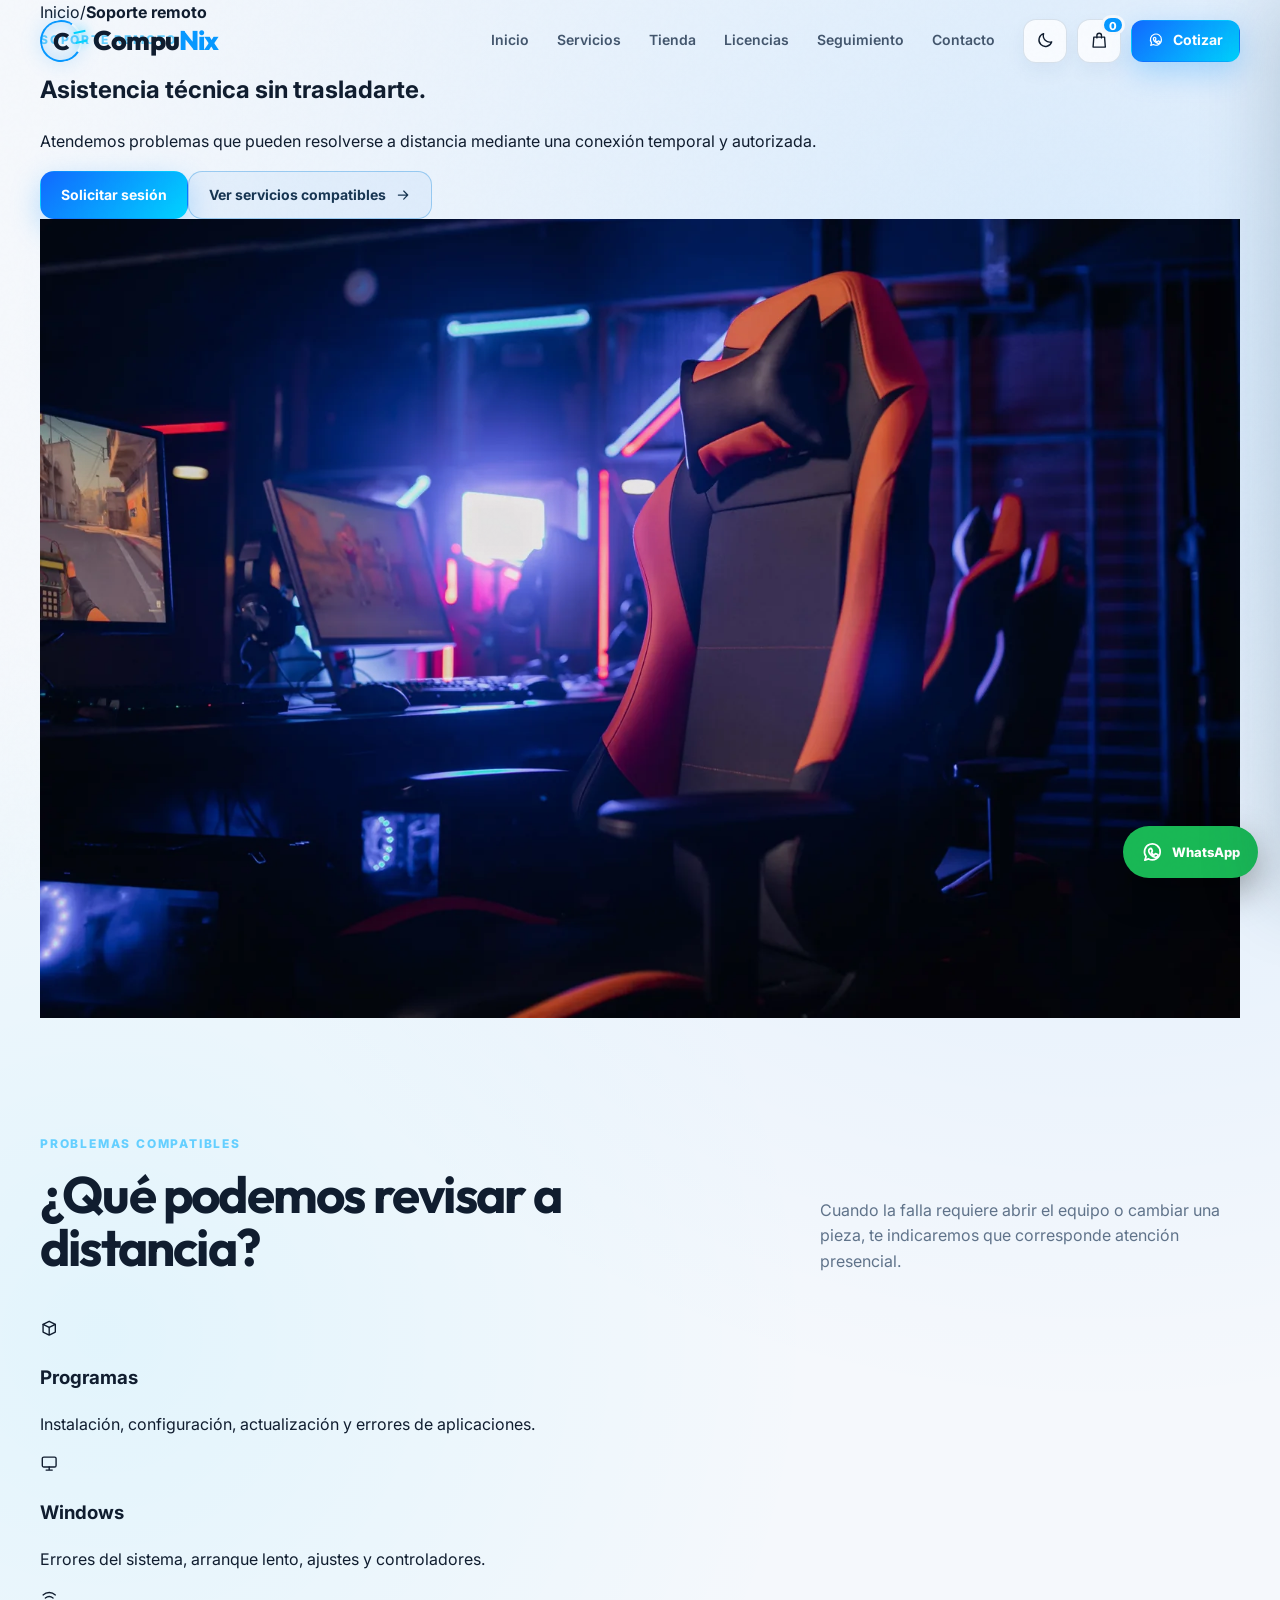
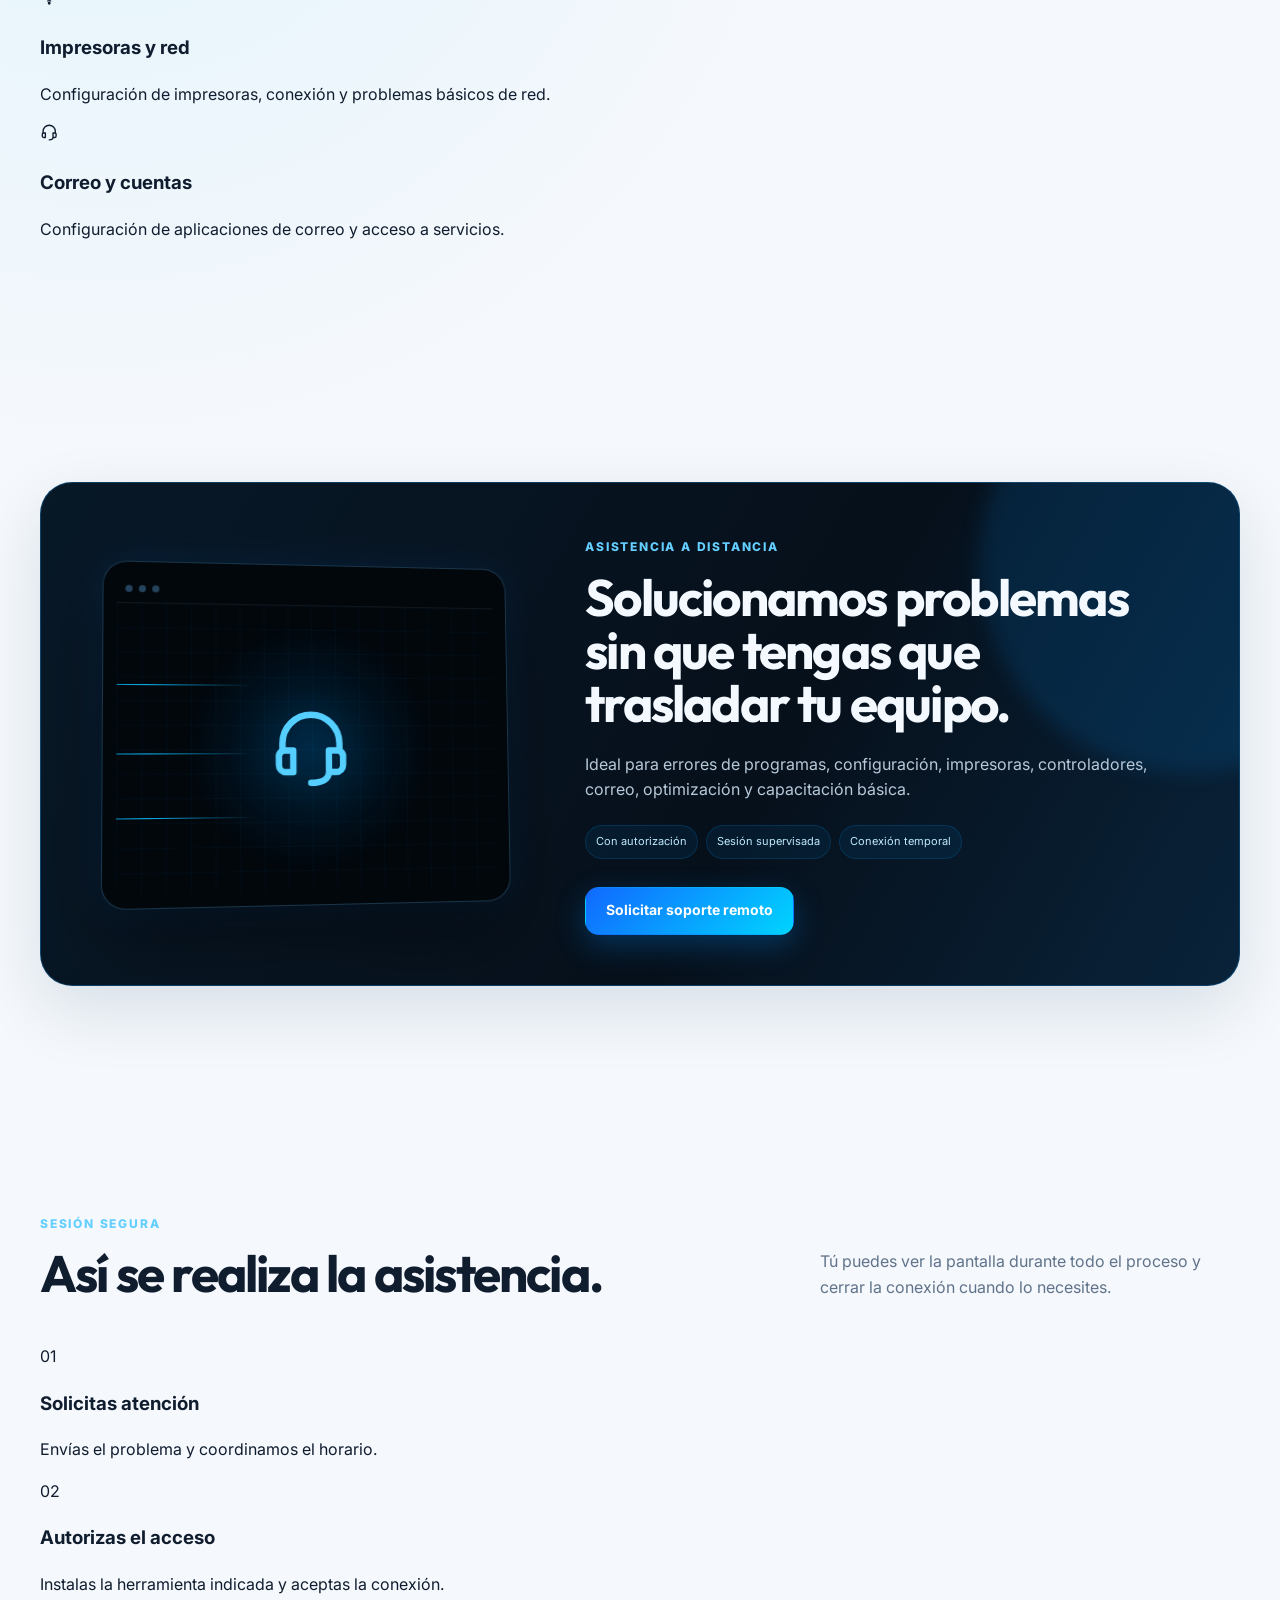
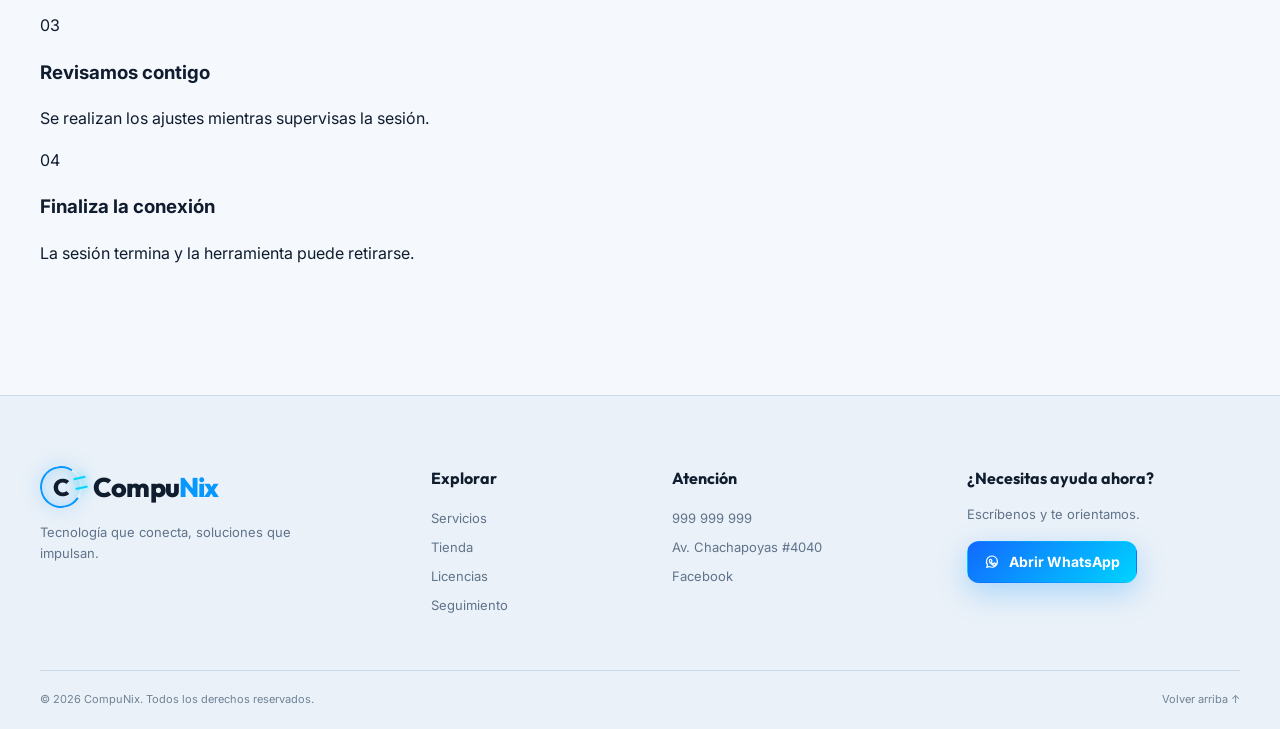
<file: soporte-remoto.html>
<!doctype html>
<html lang="es" data-theme="light">
<head>
  <meta charset="utf-8"><meta name="viewport" content="width=device-width, initial-scale=1">
  <meta name="theme-color" content="#f4f8fc"><meta name="description" content="Asistencia remota para programas, Windows, impresoras, drivers, correo y optimización.">
  <title>Soporte técnico remoto | CompuNix</title><link rel="icon" type="image/png" href="assets/favicon.png">
  <link rel="preconnect" href="https://fonts.googleapis.com"><link rel="preconnect" href="https://fonts.gstatic.com" crossorigin>
  <link href="https://fonts.googleapis.com/css2?family=Inter:wght@400;500;600;700;800&family=Outfit:wght@500;600;700;800&display=swap" rel="stylesheet">
  <script>try{const savedTheme=localStorage.getItem('compunix-theme');if(savedTheme==='dark')document.documentElement.dataset.theme='dark';}catch(_){}</script>
  <link rel="stylesheet" href="styles.css">
</head>
<body data-page="servicios">
  <svg aria-hidden="true" class="svg-sprite">
<symbol id="i-menu" viewbox="0 0 24 24"><path d="M4 7h16M4 12h16M4 17h16"></path></symbol>
<symbol id="i-x" viewbox="0 0 24 24"><path d="m6 6 12 12M18 6 6 18"></path></symbol>
<symbol id="i-arrow" viewbox="0 0 24 24"><path d="M5 12h14M13 6l6 6-6 6"></path></symbol>
<symbol id="i-chevron" viewbox="0 0 24 24"><path d="m9 18 6-6-6-6"></path></symbol>
<symbol id="i-check" viewbox="0 0 24 24"><path d="m5 12 4 4L19 6"></path></symbol>
<symbol id="i-whatsapp" viewbox="0 0 24 24"><path d="M20 11.5a8.2 8.2 0 0 1-12.1 7.2L4 20l1.3-3.8A8.2 8.2 0 1 1 20 11.5Z"></path><path d="M9.2 8.5c.3-.7.6-.7.9-.7h.3c.2 0 .4 0 .6.5l.8 1.8c.1.3.1.5-.1.7l-.6.8c-.2.2-.2.4 0 .7.5.9 1.2 1.7 2.1 2.2.3.2.5.2.7 0l.9-1c.2-.3.5-.3.8-.2l1.7.8c.3.2.5.3.5.5 0 .2-.1 1.2-.8 1.8-.6.6-1.5.8-2.4.6-1.1-.3-2.5-.8-4-2.2-1.2-1.1-2.1-2.5-2.4-3.6-.4-1.4.1-2.2.5-2.7Z"></path></symbol>
<symbol id="i-facebook" viewbox="0 0 24 24"><path d="M14 8h3V4h-3c-3 0-5 2-5 5v3H6v4h3v5h4v-5h3l1-4h-4V9c0-.6.4-1 1-1Z"></path></symbol>
<symbol id="i-phone" viewbox="0 0 24 24"><path d="M7 3H4c-.6 0-1 .4-1 1 0 9.4 7.6 17 17 17 .6 0 1-.4 1-1v-3l-4-1-1 2c-3-.8-6.2-4-7-7l2-1-1-4-3-1Z"></path></symbol>
<symbol id="i-map" viewbox="0 0 24 24"><path d="M20 10c0 5-8 11-8 11S4 15 4 10a8 8 0 1 1 16 0Z"></path><circle cx="12" cy="10" r="2.5"></circle></symbol>
<symbol id="i-clock" viewbox="0 0 24 24"><circle cx="12" cy="12" r="9"></circle><path d="M12 7v5l3 2"></path></symbol>
<symbol id="i-search" viewbox="0 0 24 24"><circle cx="11" cy="11" r="7"></circle><path d="m20 20-4-4"></path></symbol>
<symbol id="i-bag" viewbox="0 0 24 24"><path d="M5 8h14l1 13H4L5 8Z"></path><path d="M9 9V6a3 3 0 0 1 6 0v3"></path></symbol>
<symbol id="i-monitor" viewbox="0 0 24 24"><rect height="13" rx="2" width="18" x="3" y="4"></rect><path d="M8 21h8M12 17v4"></path></symbol>
<symbol id="i-laptop" viewbox="0 0 24 24"><rect height="11" rx="1" width="14" x="5" y="4"></rect><path d="M3 18h18l-1 2H4l-1-2Z"></path></symbol>
<symbol id="i-wrench" viewbox="0 0 24 24"><path d="M14 6a5 5 0 0 0-6.8 6.8L3 17l4 4 4.2-4.2A5 5 0 0 0 18 10l-3 3-3-1-1-3 3-3Z"></path></symbol>
<symbol id="i-cpu" viewbox="0 0 24 24"><rect height="10" rx="2" width="10" x="7" y="7"></rect><path d="M9 1v3M15 1v3M9 20v3M15 20v3M20 9h3M20 14h3M1 9h3M1 14h3"></path></symbol>
<symbol id="i-headset" viewbox="0 0 24 24"><path d="M4 13v-2a8 8 0 0 1 16 0v2"></path><path d="M4 13h3v6H5a2 2 0 0 1-2-2v-2a2 2 0 0 1 1-2ZM20 13h-3v6h2a2 2 0 0 0 2-2v-2a2 2 0 0 0-1-2ZM17 19c0 2-2 3-5 3"></path></symbol>
<symbol id="i-wifi" viewbox="0 0 24 24"><path d="M4 9a12 12 0 0 1 16 0M7 13a8 8 0 0 1 10 0M10 17a4 4 0 0 1 4 0"></path><circle cx="12" cy="20" r="1"></circle></symbol>
<symbol id="i-shield" viewbox="0 0 24 24"><path d="M12 3 20 6v6c0 5-3.5 8-8 9-4.5-1-8-4-8-9V6l8-3Z"></path><path d="m8.5 12 2.2 2.2 4.8-5"></path></symbol>
<symbol id="i-drive" viewbox="0 0 24 24"><rect height="14" rx="2" width="18" x="3" y="5"></rect><path d="M7 15h.01M11 15h6M7 9h10"></path></symbol>
<symbol id="i-key" viewbox="0 0 24 24"><circle cx="8" cy="15" r="4"></circle><path d="m11 12 8-8M15 8l2 2M17 6l2 2"></path></symbol>
<symbol id="i-box" viewbox="0 0 24 24"><path d="m4 7 8-4 8 4-8 4-8-4Z"></path><path d="M4 7v10l8 4 8-4V7M12 11v10"></path></symbol>
<symbol id="i-ticket" viewbox="0 0 24 24"><path d="M4 6h16v4a2 2 0 0 0 0 4v4H4v-4a2 2 0 0 0 0-4V6Z"></path><path d="M12 7v10"></path></symbol>
<symbol id="i-spark" viewbox="0 0 24 24"><path d="m12 2 1.6 5.4L19 9l-5.4 1.6L12 16l-1.6-5.4L5 9l5.4-1.6L12 2ZM19 15l.8 2.2L22 18l-2.2.8L19 21l-.8-2.2L16 18l2.2-.8L19 15Z"></path></symbol>
<symbol id="i-star" viewbox="0 0 24 24"><path d="m12 3 2.8 5.7 6.2.9-4.5 4.4 1.1 6.2-5.6-2.9-5.6 2.9 1.1-6.2L3 9.6l6.2-.9L12 3Z"></path></symbol>
<symbol id="i-plus" viewbox="0 0 24 24"><path d="M12 5v14M5 12h14"></path></symbol>
<symbol id="i-minus" viewbox="0 0 24 24"><path d="M5 12h14"></path></symbol>
<symbol id="i-trash" viewbox="0 0 24 24"><path d="M4 7h16M9 7V4h6v3M7 7l1 14h8l1-14M10 11v6M14 11v6"></path></symbol>
<symbol id="i-copy" viewbox="0 0 24 24"><rect height="12" rx="2" width="12" x="8" y="8"></rect><path d="M16 8V6a2 2 0 0 0-2-2H6a2 2 0 0 0-2 2v8a2 2 0 0 0 2 2h2"></path></symbol>
<symbol id="i-sun" viewbox="0 0 24 24"><circle cx="12" cy="12" r="4"></circle><path d="M12 2v2M12 20v2M4.93 4.93l1.42 1.42M17.66 17.66l1.41 1.41M2 12h2M20 12h2M4.93 19.07l1.42-1.42M17.66 6.34l1.41-1.41"></path></symbol>
<symbol id="i-moon" viewbox="0 0 24 24"><path d="M20.5 14.1A8.5 8.5 0 0 1 9.9 3.5 8.5 8.5 0 1 0 20.5 14.1Z"></path></symbol>
</svg>
  <div class="page-noise" aria-hidden="true"></div>
  <header class="site-header" id="top">
    <div class="container nav-wrap">
      <a class="brand" href="index.html" aria-label="CompuNix, ir al inicio">
        <span class="brand-mark" aria-hidden="true"><span>C</span></span>
        <span class="brand-word">Compu<span>Nix</span></span>
      </a>
      <nav class="main-nav" id="mainNav" aria-label="Navegación principal"><a href="index.html">Inicio</a><a href="servicios.html" class="active" aria-current="page">Servicios</a><a href="tienda.html">Tienda</a><a href="licencias.html">Licencias</a><a href="seguimiento.html">Seguimiento</a><a href="contacto.html">Contacto</a></nav>
      <div class="nav-actions">
        <button class="theme-toggle" id="themeToggle" type="button" aria-label="Activar modo oscuro" title="Activar modo oscuro">
          <svg class="icon theme-icon-moon" aria-hidden="true"><use href="#i-moon"></use></svg>
          <svg class="icon theme-icon-sun" aria-hidden="true"><use href="#i-sun"></use></svg>
          <span class="sr-only" id="themeToggleLabel">Activar modo oscuro</span>
        </button>
        <button class="cart-button" id="openCart" type="button" aria-label="Abrir carrito">
          <svg class="icon"><use href="#i-bag"></use></svg><span class="cart-count" id="cartCount">0</span>
        </button>
        <a class="btn btn-primary btn-small hide-mobile" href="https://wa.me/51999999999?text=Hola%20CompuNix%2C%20deseo%20una%20cotizaci%C3%B3n" target="_blank" rel="noopener">
          <svg class="icon"><use href="#i-whatsapp"></use></svg>Cotizar
        </a>
        <button class="menu-button" id="menuButton" type="button" aria-label="Abrir menú" aria-expanded="false">
          <svg class="icon menu-open"><use href="#i-menu"></use></svg><svg class="icon menu-close"><use href="#i-x"></use></svg>
        </button>
      </div>
    </div>
  </header>
  <main><section class="page-hero">
      <div class="page-hero-glow" aria-hidden="true"></div>
      <div class="container page-hero-grid">
        <div class="page-hero-copy reveal">
          <div class="breadcrumbs"><a href="index.html">Inicio</a><span>/</span><strong>Soporte remoto</strong></div>
          <span class="section-kicker">Soporte remoto</span>
          <h1>Asistencia técnica <span>sin trasladarte.</span></h1>
          <p>Atendemos problemas que pueden resolverse a distancia mediante una conexión temporal y autorizada.</p>
          <div class="page-hero-actions"><a class="btn btn-primary" href="#solicitar">Solicitar sesión</a><a class="btn btn-ghost" href="#problemas">Ver servicios compatibles<svg class="icon"><use href="#i-arrow"></use></svg></a></div>
        </div>
        <div class="page-hero-media reveal delay-1"><img src="assets/hero-real.webp" alt="Estación moderna de trabajo con computadoras"><div class="page-hero-media-shade"></div></div>
      </div>
    </section><section class="section support-types" id="problemas"><div class="container"><div class="section-heading reveal"><div><span class="section-kicker">Problemas compatibles</span><h2>¿Qué podemos revisar a distancia?</h2></div><p>Cuando la falla requiere abrir el equipo o cambiar una pieza, te indicaremos que corresponde atención presencial.</p></div><div class="support-grid">
<article class="support-card reveal"><svg class="icon"><use href="#i-box"></use></svg><h3>Programas</h3><p>Instalación, configuración, actualización y errores de aplicaciones.</p></article>
<article class="support-card reveal delay-1"><svg class="icon"><use href="#i-monitor"></use></svg><h3>Windows</h3><p>Errores del sistema, arranque lento, ajustes y controladores.</p></article>
<article class="support-card reveal delay-2"><svg class="icon"><use href="#i-wifi"></use></svg><h3>Impresoras y red</h3><p>Configuración de impresoras, conexión y problemas básicos de red.</p></article>
<article class="support-card reveal"><svg class="icon"><use href="#i-headset"></use></svg><h3>Correo y cuentas</h3><p>Configuración de aplicaciones de correo y acceso a servicios.</p></article>
</div></div></section><section class="section remote-section" id="solicitar">
<div class="container remote-card reveal">
<div aria-hidden="true" class="remote-visual">
<div class="remote-screen">
<div class="screen-bar"><span></span><span></span><span></span></div>
<div class="screen-content">
<svg class="icon"><use href="#i-headset"></use></svg>
<div class="signal-lines"><i></i><i></i><i></i></div>
</div>
</div>
</div>
<div class="remote-copy">
<span class="section-kicker">Asistencia a distancia</span>
<h2>Solucionamos problemas sin que tengas que trasladar tu equipo.</h2>
<p>Ideal para errores de programas, configuración, impresoras, controladores, correo, optimización y capacitación básica.</p>
<div class="remote-tags"><span>Con autorización</span><span>Sesión supervisada</span><span>Conexión temporal</span></div>
<button class="btn btn-primary" data-open-support="" type="button">Solicitar soporte remoto</button>
</div>
</div>
</section><section class="section remote-steps"><div class="container"><div class="section-heading reveal"><div><span class="section-kicker">Sesión segura</span><h2>Así se realiza la asistencia.</h2></div><p>Tú puedes ver la pantalla durante todo el proceso y cerrar la conexión cuando lo necesites.</p></div><div class="step-cards"><article class="step-card reveal"><span>01</span><h3>Solicitas atención</h3><p>Envías el problema y coordinamos el horario.</p></article><article class="step-card reveal delay-1"><span>02</span><h3>Autorizas el acceso</h3><p>Instalas la herramienta indicada y aceptas la conexión.</p></article><article class="step-card reveal delay-2"><span>03</span><h3>Revisamos contigo</h3><p>Se realizan los ajustes mientras supervisas la sesión.</p></article><article class="step-card reveal delay-3"><span>04</span><h3>Finaliza la conexión</h3><p>La sesión termina y la herramienta puede retirarse.</p></article></div></div></section></main>
  <footer class="site-footer">
    <div class="container footer-grid">
      <div class="footer-brand">
        <a class="brand" href="index.html"><span class="brand-mark"><span>C</span></span><span class="brand-word">Compu<span>Nix</span></span></a>
        <p>Tecnología que conecta, soluciones que impulsan.</p>
      </div>
      <div class="footer-links"><strong>Explorar</strong><a href="servicios.html">Servicios</a><a href="tienda.html">Tienda</a><a href="licencias.html">Licencias</a><a href="seguimiento.html">Seguimiento</a></div>
      <div class="footer-links"><strong>Atención</strong><a href="tel:+51999999999">999 999 999</a><a href="https://maps.google.com/?q=Av.%20Chachapoyas%20%234040" target="_blank" rel="noopener">Av. Chachapoyas #4040</a><a href="https://www.facebook.com/compunixperuanos/" target="_blank" rel="noopener">Facebook</a></div>
      <div class="footer-cta"><strong>¿Necesitas ayuda ahora?</strong><p>Escríbenos y te orientamos.</p><a class="btn btn-primary btn-small" href="https://wa.me/51999999999" target="_blank" rel="noopener"><svg class="icon"><use href="#i-whatsapp"></use></svg>Abrir WhatsApp</a></div>
    </div>
    <div class="container footer-bottom"><span>© <span id="currentYear"></span> CompuNix. Todos los derechos reservados.</span><a href="#top">Volver arriba ↑</a></div>
  </footer>
  <a class="floating-whatsapp" href="https://wa.me/51999999999?text=Hola%20CompuNix" target="_blank" rel="noopener" aria-label="Contactar por WhatsApp">
    <svg class="icon"><use href="#i-whatsapp"></use></svg><span>WhatsApp</span>
  </a>
  <div class="drawer-overlay" id="drawerOverlay"></div>
  <aside class="cart-drawer" id="cartDrawer" aria-hidden="true" aria-label="Carrito de compras">
    <div class="drawer-header"><div><span>Tu pedido</span><h2>Carrito</h2></div><button type="button" id="closeCart" aria-label="Cerrar carrito"><svg class="icon"><use href="#i-x"></use></svg></button></div>
    <div class="cart-items" id="cartItems"></div>
    <div class="empty-cart" id="emptyCart"><span><svg class="icon"><use href="#i-bag"></use></svg></span><h3>Tu carrito está vacío</h3><p>Agrega productos y envía el pedido por WhatsApp.</p></div>
    <div class="cart-footer" id="cartFooter" hidden><div class="cart-total"><span>Total referencial</span><strong id="cartTotal">S/ 0.00</strong></div><button class="btn btn-primary btn-full" type="button" id="sendCart"><svg class="icon"><use href="#i-whatsapp"></use></svg>Pedir por WhatsApp</button><small>Los precios y la disponibilidad se confirman antes de la compra.</small></div>
  </aside>
  <div class="modal" id="supportModal" aria-hidden="true" role="dialog" aria-modal="true" aria-labelledby="supportTitle">
    <div class="modal-backdrop" data-close-support></div>
    <div class="modal-panel">
      <button class="modal-close" type="button" data-close-support aria-label="Cerrar"><svg class="icon"><use href="#i-x"></use></svg></button>
      <div class="modal-icon"><svg class="icon"><use href="#i-headset"></use></svg></div>
      <span class="section-kicker">Soporte remoto</span><h2 id="supportTitle">Solicita una sesión de asistencia.</h2>
      <p>Completa los datos y abriremos WhatsApp con tu solicitud lista para enviar.</p>
      <form id="supportForm">
        <label>Nombre<input type="text" name="name" placeholder="Tu nombre" required></label>
        <label>Tipo de ayuda<select name="service" required><option value="">Selecciona una opción</option><option>Instalación de programa</option><option>Configuración de impresora</option><option>Error de Windows</option><option>Optimización del equipo</option><option>Correo o cuenta</option><option>Otro problema</option></select></label>
        <label>Describe el problema<textarea name="detail" rows="4" placeholder="¿Qué mensaje o problema aparece?" required></textarea></label>
        <button class="btn btn-primary btn-full" type="submit"><svg class="icon"><use href="#i-whatsapp"></use></svg>Continuar por WhatsApp</button>
      </form>
    </div>
  </div>
  <div class="toast" id="toast" role="status" aria-live="polite"></div>
  <script src="script.js"></script>
</body>
</html>
</file>
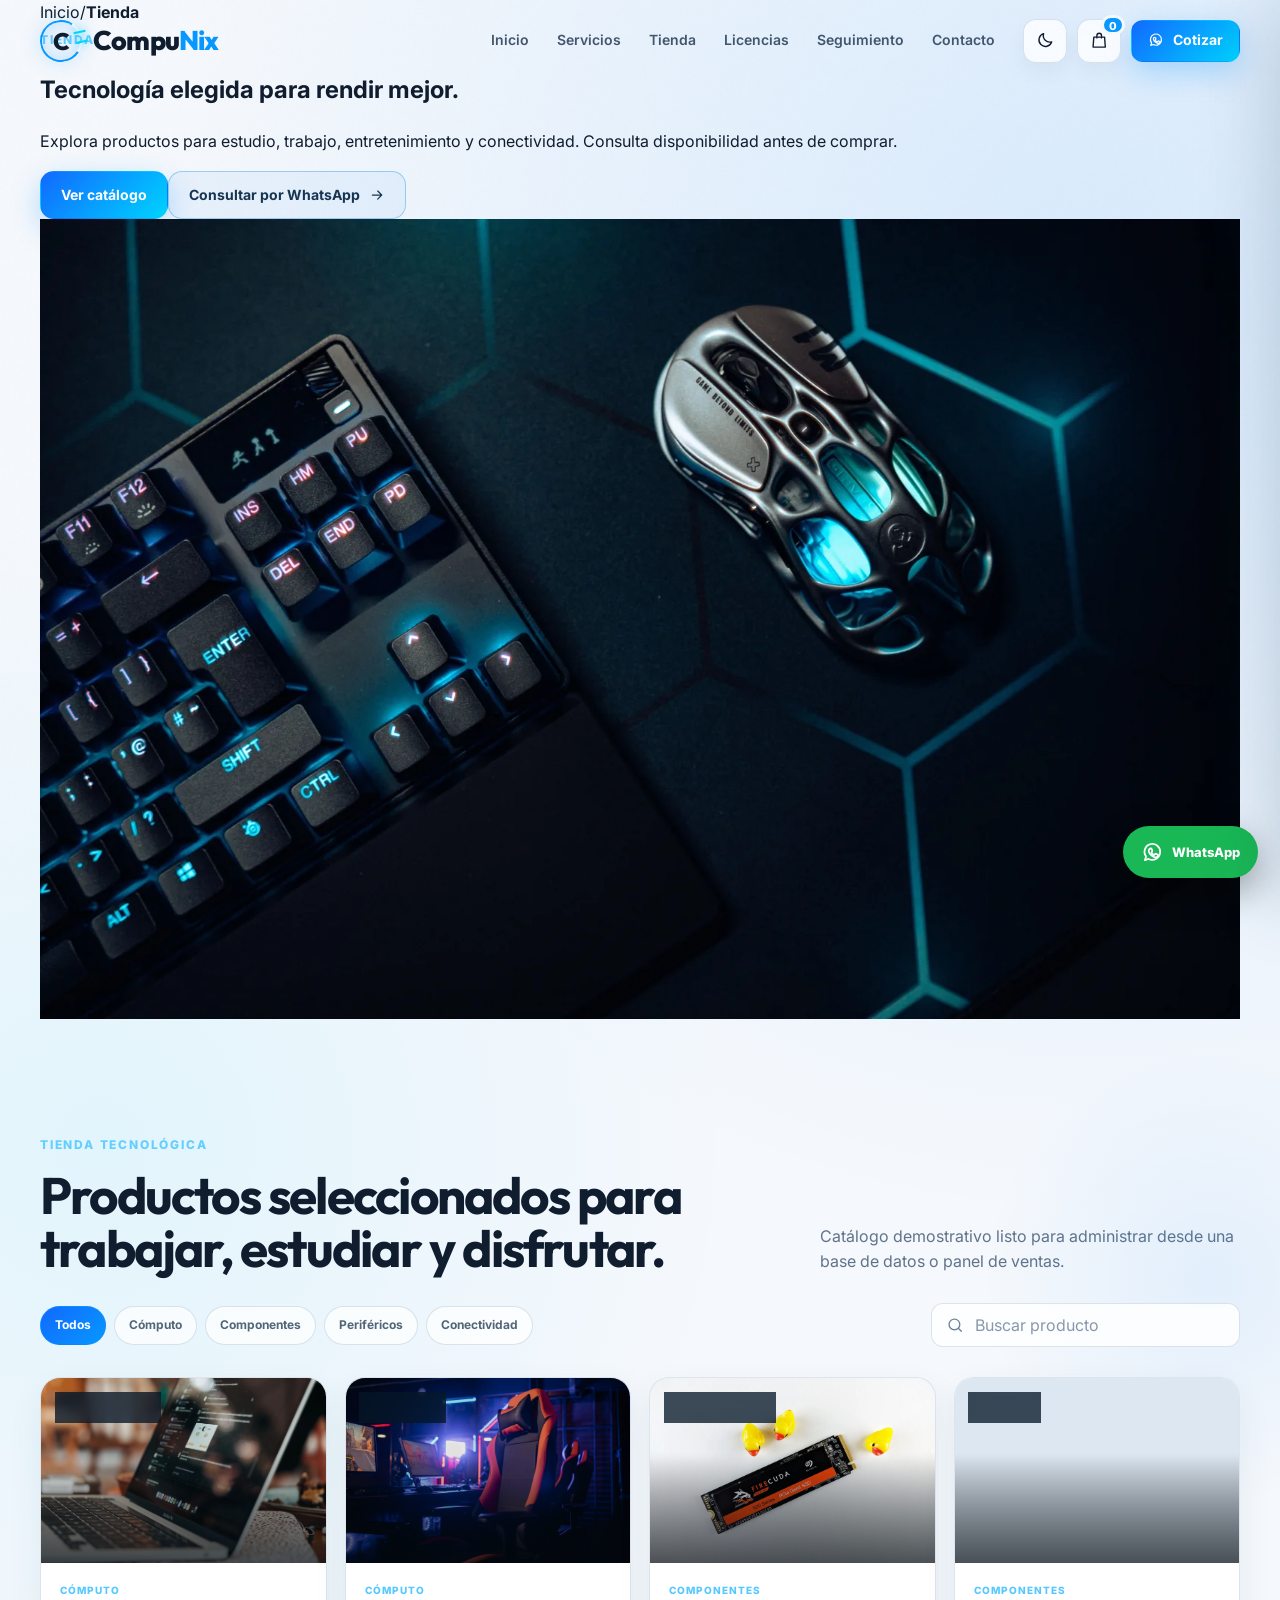
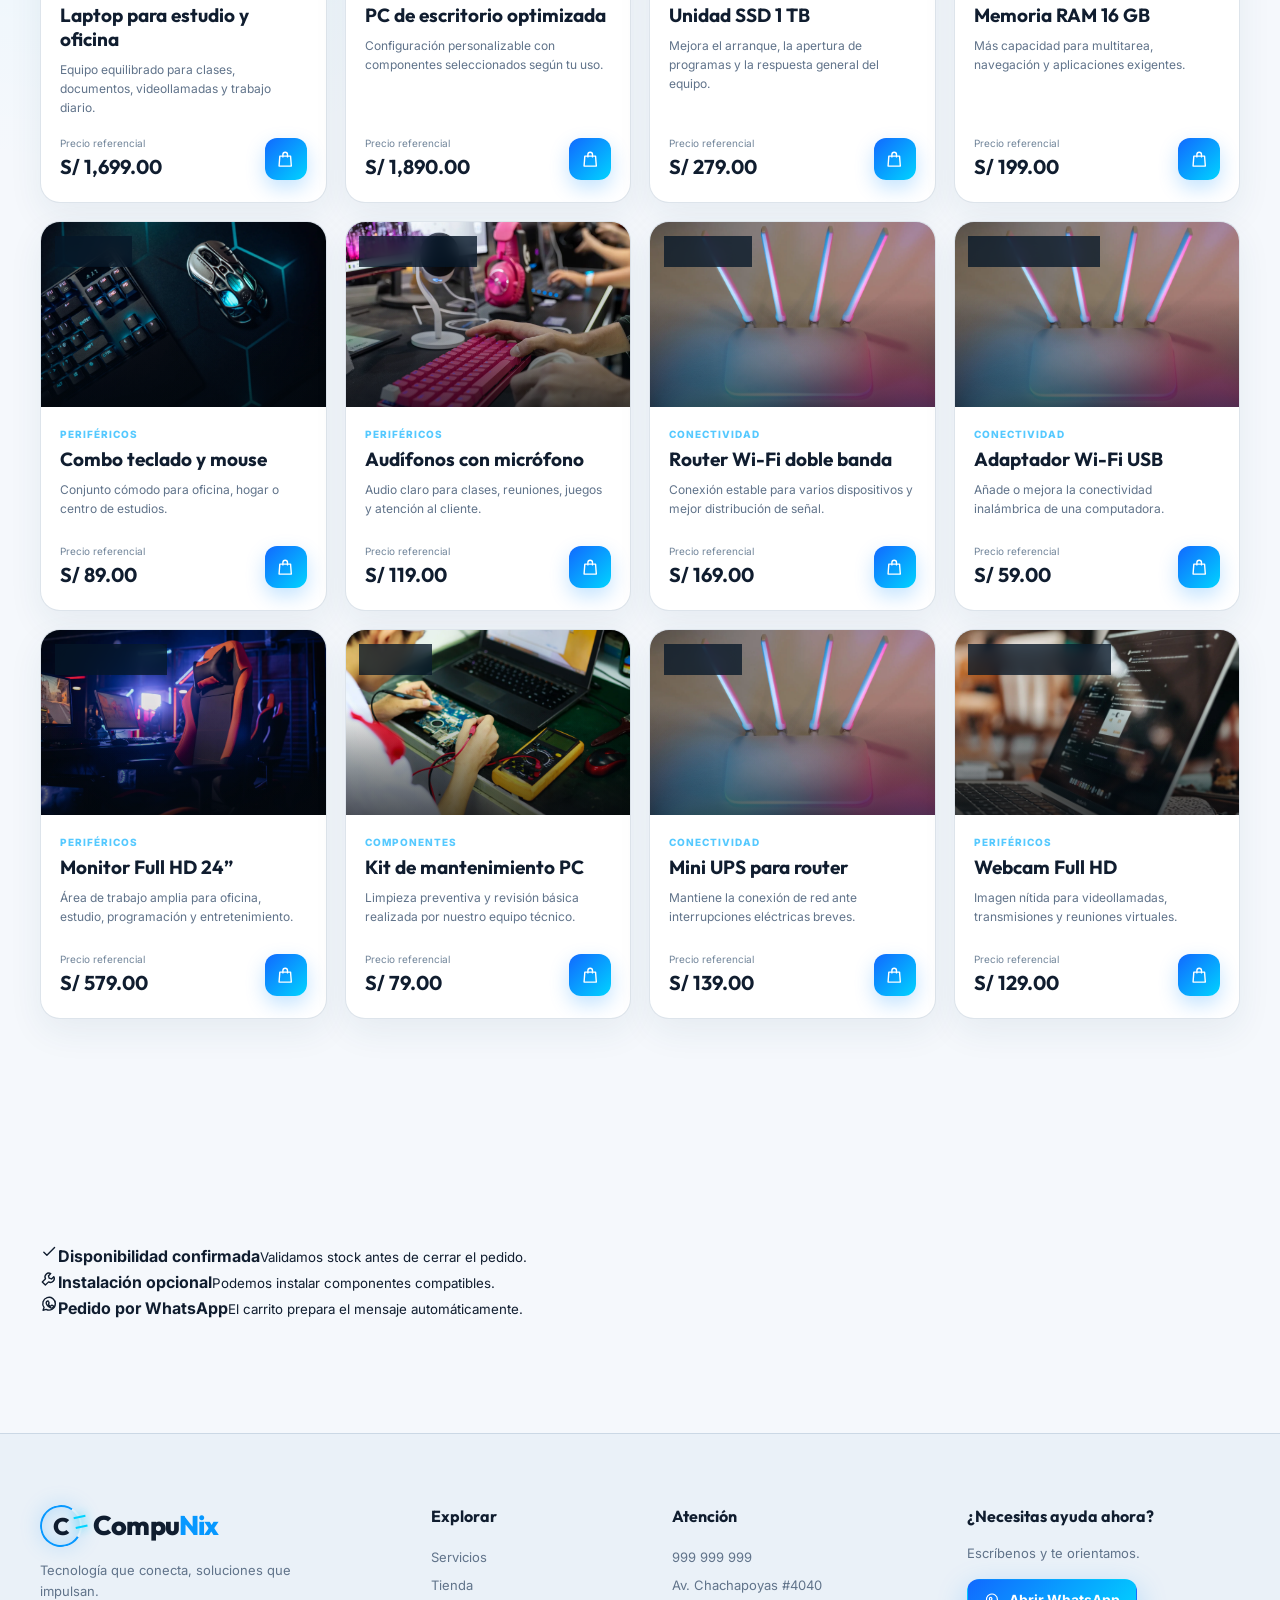
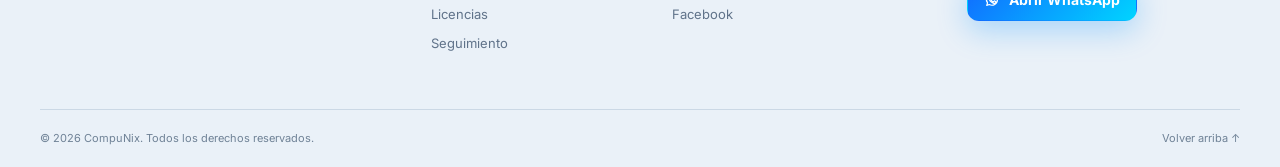
<file: tienda.html>
<!doctype html>
<html lang="es" data-theme="light">
<head>
  <meta charset="utf-8"><meta name="viewport" content="width=device-width, initial-scale=1">
  <meta name="theme-color" content="#f4f8fc"><meta name="description" content="Catálogo de laptops, componentes, periféricos y equipos de conectividad de CompuNix.">
  <title>Tienda de tecnología | CompuNix</title><link rel="icon" type="image/png" href="assets/favicon.png">
  <link rel="preconnect" href="https://fonts.googleapis.com"><link rel="preconnect" href="https://fonts.gstatic.com" crossorigin>
  <link href="https://fonts.googleapis.com/css2?family=Inter:wght@400;500;600;700;800&family=Outfit:wght@500;600;700;800&display=swap" rel="stylesheet">
  <script>try{const savedTheme=localStorage.getItem('compunix-theme');if(savedTheme==='dark')document.documentElement.dataset.theme='dark';}catch(_){}</script>
  <link rel="stylesheet" href="styles.css">
</head>
<body data-page="tienda">
  <svg aria-hidden="true" class="svg-sprite">
<symbol id="i-menu" viewbox="0 0 24 24"><path d="M4 7h16M4 12h16M4 17h16"></path></symbol>
<symbol id="i-x" viewbox="0 0 24 24"><path d="m6 6 12 12M18 6 6 18"></path></symbol>
<symbol id="i-arrow" viewbox="0 0 24 24"><path d="M5 12h14M13 6l6 6-6 6"></path></symbol>
<symbol id="i-chevron" viewbox="0 0 24 24"><path d="m9 18 6-6-6-6"></path></symbol>
<symbol id="i-check" viewbox="0 0 24 24"><path d="m5 12 4 4L19 6"></path></symbol>
<symbol id="i-whatsapp" viewbox="0 0 24 24"><path d="M20 11.5a8.2 8.2 0 0 1-12.1 7.2L4 20l1.3-3.8A8.2 8.2 0 1 1 20 11.5Z"></path><path d="M9.2 8.5c.3-.7.6-.7.9-.7h.3c.2 0 .4 0 .6.5l.8 1.8c.1.3.1.5-.1.7l-.6.8c-.2.2-.2.4 0 .7.5.9 1.2 1.7 2.1 2.2.3.2.5.2.7 0l.9-1c.2-.3.5-.3.8-.2l1.7.8c.3.2.5.3.5.5 0 .2-.1 1.2-.8 1.8-.6.6-1.5.8-2.4.6-1.1-.3-2.5-.8-4-2.2-1.2-1.1-2.1-2.5-2.4-3.6-.4-1.4.1-2.2.5-2.7Z"></path></symbol>
<symbol id="i-facebook" viewbox="0 0 24 24"><path d="M14 8h3V4h-3c-3 0-5 2-5 5v3H6v4h3v5h4v-5h3l1-4h-4V9c0-.6.4-1 1-1Z"></path></symbol>
<symbol id="i-phone" viewbox="0 0 24 24"><path d="M7 3H4c-.6 0-1 .4-1 1 0 9.4 7.6 17 17 17 .6 0 1-.4 1-1v-3l-4-1-1 2c-3-.8-6.2-4-7-7l2-1-1-4-3-1Z"></path></symbol>
<symbol id="i-map" viewbox="0 0 24 24"><path d="M20 10c0 5-8 11-8 11S4 15 4 10a8 8 0 1 1 16 0Z"></path><circle cx="12" cy="10" r="2.5"></circle></symbol>
<symbol id="i-clock" viewbox="0 0 24 24"><circle cx="12" cy="12" r="9"></circle><path d="M12 7v5l3 2"></path></symbol>
<symbol id="i-search" viewbox="0 0 24 24"><circle cx="11" cy="11" r="7"></circle><path d="m20 20-4-4"></path></symbol>
<symbol id="i-bag" viewbox="0 0 24 24"><path d="M5 8h14l1 13H4L5 8Z"></path><path d="M9 9V6a3 3 0 0 1 6 0v3"></path></symbol>
<symbol id="i-monitor" viewbox="0 0 24 24"><rect height="13" rx="2" width="18" x="3" y="4"></rect><path d="M8 21h8M12 17v4"></path></symbol>
<symbol id="i-laptop" viewbox="0 0 24 24"><rect height="11" rx="1" width="14" x="5" y="4"></rect><path d="M3 18h18l-1 2H4l-1-2Z"></path></symbol>
<symbol id="i-wrench" viewbox="0 0 24 24"><path d="M14 6a5 5 0 0 0-6.8 6.8L3 17l4 4 4.2-4.2A5 5 0 0 0 18 10l-3 3-3-1-1-3 3-3Z"></path></symbol>
<symbol id="i-cpu" viewbox="0 0 24 24"><rect height="10" rx="2" width="10" x="7" y="7"></rect><path d="M9 1v3M15 1v3M9 20v3M15 20v3M20 9h3M20 14h3M1 9h3M1 14h3"></path></symbol>
<symbol id="i-headset" viewbox="0 0 24 24"><path d="M4 13v-2a8 8 0 0 1 16 0v2"></path><path d="M4 13h3v6H5a2 2 0 0 1-2-2v-2a2 2 0 0 1 1-2ZM20 13h-3v6h2a2 2 0 0 0 2-2v-2a2 2 0 0 0-1-2ZM17 19c0 2-2 3-5 3"></path></symbol>
<symbol id="i-wifi" viewbox="0 0 24 24"><path d="M4 9a12 12 0 0 1 16 0M7 13a8 8 0 0 1 10 0M10 17a4 4 0 0 1 4 0"></path><circle cx="12" cy="20" r="1"></circle></symbol>
<symbol id="i-shield" viewbox="0 0 24 24"><path d="M12 3 20 6v6c0 5-3.5 8-8 9-4.5-1-8-4-8-9V6l8-3Z"></path><path d="m8.5 12 2.2 2.2 4.8-5"></path></symbol>
<symbol id="i-drive" viewbox="0 0 24 24"><rect height="14" rx="2" width="18" x="3" y="5"></rect><path d="M7 15h.01M11 15h6M7 9h10"></path></symbol>
<symbol id="i-key" viewbox="0 0 24 24"><circle cx="8" cy="15" r="4"></circle><path d="m11 12 8-8M15 8l2 2M17 6l2 2"></path></symbol>
<symbol id="i-box" viewbox="0 0 24 24"><path d="m4 7 8-4 8 4-8 4-8-4Z"></path><path d="M4 7v10l8 4 8-4V7M12 11v10"></path></symbol>
<symbol id="i-ticket" viewbox="0 0 24 24"><path d="M4 6h16v4a2 2 0 0 0 0 4v4H4v-4a2 2 0 0 0 0-4V6Z"></path><path d="M12 7v10"></path></symbol>
<symbol id="i-spark" viewbox="0 0 24 24"><path d="m12 2 1.6 5.4L19 9l-5.4 1.6L12 16l-1.6-5.4L5 9l5.4-1.6L12 2ZM19 15l.8 2.2L22 18l-2.2.8L19 21l-.8-2.2L16 18l2.2-.8L19 15Z"></path></symbol>
<symbol id="i-star" viewbox="0 0 24 24"><path d="m12 3 2.8 5.7 6.2.9-4.5 4.4 1.1 6.2-5.6-2.9-5.6 2.9 1.1-6.2L3 9.6l6.2-.9L12 3Z"></path></symbol>
<symbol id="i-plus" viewbox="0 0 24 24"><path d="M12 5v14M5 12h14"></path></symbol>
<symbol id="i-minus" viewbox="0 0 24 24"><path d="M5 12h14"></path></symbol>
<symbol id="i-trash" viewbox="0 0 24 24"><path d="M4 7h16M9 7V4h6v3M7 7l1 14h8l1-14M10 11v6M14 11v6"></path></symbol>
<symbol id="i-copy" viewbox="0 0 24 24"><rect height="12" rx="2" width="12" x="8" y="8"></rect><path d="M16 8V6a2 2 0 0 0-2-2H6a2 2 0 0 0-2 2v8a2 2 0 0 0 2 2h2"></path></symbol>
<symbol id="i-sun" viewbox="0 0 24 24"><circle cx="12" cy="12" r="4"></circle><path d="M12 2v2M12 20v2M4.93 4.93l1.42 1.42M17.66 17.66l1.41 1.41M2 12h2M20 12h2M4.93 19.07l1.42-1.42M17.66 6.34l1.41-1.41"></path></symbol>
<symbol id="i-moon" viewbox="0 0 24 24"><path d="M20.5 14.1A8.5 8.5 0 0 1 9.9 3.5 8.5 8.5 0 1 0 20.5 14.1Z"></path></symbol>
</svg>
  <div class="page-noise" aria-hidden="true"></div>
  <header class="site-header" id="top">
    <div class="container nav-wrap">
      <a class="brand" href="index.html" aria-label="CompuNix, ir al inicio">
        <span class="brand-mark" aria-hidden="true"><span>C</span></span>
        <span class="brand-word">Compu<span>Nix</span></span>
      </a>
      <nav class="main-nav" id="mainNav" aria-label="Navegación principal"><a href="index.html">Inicio</a><a href="servicios.html">Servicios</a><a href="tienda.html" class="active" aria-current="page">Tienda</a><a href="licencias.html">Licencias</a><a href="seguimiento.html">Seguimiento</a><a href="contacto.html">Contacto</a></nav>
      <div class="nav-actions">
        <button class="theme-toggle" id="themeToggle" type="button" aria-label="Activar modo oscuro" title="Activar modo oscuro">
          <svg class="icon theme-icon-moon" aria-hidden="true"><use href="#i-moon"></use></svg>
          <svg class="icon theme-icon-sun" aria-hidden="true"><use href="#i-sun"></use></svg>
          <span class="sr-only" id="themeToggleLabel">Activar modo oscuro</span>
        </button>
        <button class="cart-button" id="openCart" type="button" aria-label="Abrir carrito">
          <svg class="icon"><use href="#i-bag"></use></svg><span class="cart-count" id="cartCount">0</span>
        </button>
        <a class="btn btn-primary btn-small hide-mobile" href="https://wa.me/51999999999?text=Hola%20CompuNix%2C%20deseo%20una%20cotizaci%C3%B3n" target="_blank" rel="noopener">
          <svg class="icon"><use href="#i-whatsapp"></use></svg>Cotizar
        </a>
        <button class="menu-button" id="menuButton" type="button" aria-label="Abrir menú" aria-expanded="false">
          <svg class="icon menu-open"><use href="#i-menu"></use></svg><svg class="icon menu-close"><use href="#i-x"></use></svg>
        </button>
      </div>
    </div>
  </header>
  <main><section class="page-hero">
      <div class="page-hero-glow" aria-hidden="true"></div>
      <div class="container page-hero-grid">
        <div class="page-hero-copy reveal">
          <div class="breadcrumbs"><a href="index.html">Inicio</a><span>/</span><strong>Tienda</strong></div>
          <span class="section-kicker">Tienda</span>
          <h1>Tecnología elegida para <span>rendir mejor.</span></h1>
          <p>Explora productos para estudio, trabajo, entretenimiento y conectividad. Consulta disponibilidad antes de comprar.</p>
          <div class="page-hero-actions"><a class="btn btn-primary" href="#catalogo">Ver catálogo</a><a class="btn btn-ghost" href="https://wa.me/51999999999?text=Hola%20CompuNix%2C%20busco%20un%20producto">Consultar por WhatsApp<svg class="icon"><use href="#i-arrow"></use></svg></a></div>
        </div>
        <div class="page-hero-media reveal delay-1"><img src="assets/peripherals-real.webp" alt="Teclado y mouse para computadora"><div class="page-hero-media-shade"></div></div>
      </div>
    </section><section class="section store-section" id="catalogo">
<div class="container">
<div class="section-heading store-heading reveal">
<div>
<span class="section-kicker">Tienda tecnológica</span>
<h2>Productos seleccionados para trabajar, estudiar y disfrutar.</h2>
</div>
<p>Catálogo demostrativo listo para administrar desde una base de datos o panel de ventas.</p>
</div>
<div class="store-toolbar reveal">
<div aria-label="Filtrar productos" class="filter-pills" id="productFilters">
<button class="filter-pill active" data-filter="all" type="button">Todos</button>
<button class="filter-pill" data-filter="computo" type="button">Cómputo</button>
<button class="filter-pill" data-filter="componentes" type="button">Componentes</button>
<button class="filter-pill" data-filter="perifericos" type="button">Periféricos</button>
<button class="filter-pill" data-filter="conectividad" type="button">Conectividad</button>
</div>
<label class="store-search" for="productSearch">
<svg class="icon"><use href="#i-search"></use></svg>
<input id="productSearch" placeholder="Buscar producto" type="search"/>
</label>
</div>
<div class="product-grid" id="productGrid"></div>
<div class="empty-products" hidden="" id="emptyProducts">
<svg class="icon"><use href="#i-search"></use></svg>
<h3>No encontramos productos</h3>
<p>Prueba con otro término o selecciona otra categoría.</p>
</div>
</div>
</section><section class="section purchase-info"><div class="container info-strip reveal"><div><svg class="icon"><use href="#i-check"></use></svg><span><strong>Disponibilidad confirmada</strong><small>Validamos stock antes de cerrar el pedido.</small></span></div><div><svg class="icon"><use href="#i-wrench"></use></svg><span><strong>Instalación opcional</strong><small>Podemos instalar componentes compatibles.</small></span></div><div><svg class="icon"><use href="#i-whatsapp"></use></svg><span><strong>Pedido por WhatsApp</strong><small>El carrito prepara el mensaje automáticamente.</small></span></div></div></section></main>
  <footer class="site-footer">
    <div class="container footer-grid">
      <div class="footer-brand">
        <a class="brand" href="index.html"><span class="brand-mark"><span>C</span></span><span class="brand-word">Compu<span>Nix</span></span></a>
        <p>Tecnología que conecta, soluciones que impulsan.</p>
      </div>
      <div class="footer-links"><strong>Explorar</strong><a href="servicios.html">Servicios</a><a href="tienda.html">Tienda</a><a href="licencias.html">Licencias</a><a href="seguimiento.html">Seguimiento</a></div>
      <div class="footer-links"><strong>Atención</strong><a href="tel:+51999999999">999 999 999</a><a href="https://maps.google.com/?q=Av.%20Chachapoyas%20%234040" target="_blank" rel="noopener">Av. Chachapoyas #4040</a><a href="https://www.facebook.com/compunixperuanos/" target="_blank" rel="noopener">Facebook</a></div>
      <div class="footer-cta"><strong>¿Necesitas ayuda ahora?</strong><p>Escríbenos y te orientamos.</p><a class="btn btn-primary btn-small" href="https://wa.me/51999999999" target="_blank" rel="noopener"><svg class="icon"><use href="#i-whatsapp"></use></svg>Abrir WhatsApp</a></div>
    </div>
    <div class="container footer-bottom"><span>© <span id="currentYear"></span> CompuNix. Todos los derechos reservados.</span><a href="#top">Volver arriba ↑</a></div>
  </footer>
  <a class="floating-whatsapp" href="https://wa.me/51999999999?text=Hola%20CompuNix" target="_blank" rel="noopener" aria-label="Contactar por WhatsApp">
    <svg class="icon"><use href="#i-whatsapp"></use></svg><span>WhatsApp</span>
  </a>
  <div class="drawer-overlay" id="drawerOverlay"></div>
  <aside class="cart-drawer" id="cartDrawer" aria-hidden="true" aria-label="Carrito de compras">
    <div class="drawer-header"><div><span>Tu pedido</span><h2>Carrito</h2></div><button type="button" id="closeCart" aria-label="Cerrar carrito"><svg class="icon"><use href="#i-x"></use></svg></button></div>
    <div class="cart-items" id="cartItems"></div>
    <div class="empty-cart" id="emptyCart"><span><svg class="icon"><use href="#i-bag"></use></svg></span><h3>Tu carrito está vacío</h3><p>Agrega productos y envía el pedido por WhatsApp.</p></div>
    <div class="cart-footer" id="cartFooter" hidden><div class="cart-total"><span>Total referencial</span><strong id="cartTotal">S/ 0.00</strong></div><button class="btn btn-primary btn-full" type="button" id="sendCart"><svg class="icon"><use href="#i-whatsapp"></use></svg>Pedir por WhatsApp</button><small>Los precios y la disponibilidad se confirman antes de la compra.</small></div>
  </aside>
  <div class="modal" id="supportModal" aria-hidden="true" role="dialog" aria-modal="true" aria-labelledby="supportTitle">
    <div class="modal-backdrop" data-close-support></div>
    <div class="modal-panel">
      <button class="modal-close" type="button" data-close-support aria-label="Cerrar"><svg class="icon"><use href="#i-x"></use></svg></button>
      <div class="modal-icon"><svg class="icon"><use href="#i-headset"></use></svg></div>
      <span class="section-kicker">Soporte remoto</span><h2 id="supportTitle">Solicita una sesión de asistencia.</h2>
      <p>Completa los datos y abriremos WhatsApp con tu solicitud lista para enviar.</p>
      <form id="supportForm">
        <label>Nombre<input type="text" name="name" placeholder="Tu nombre" required></label>
        <label>Tipo de ayuda<select name="service" required><option value="">Selecciona una opción</option><option>Instalación de programa</option><option>Configuración de impresora</option><option>Error de Windows</option><option>Optimización del equipo</option><option>Correo o cuenta</option><option>Otro problema</option></select></label>
        <label>Describe el problema<textarea name="detail" rows="4" placeholder="¿Qué mensaje o problema aparece?" required></textarea></label>
        <button class="btn btn-primary btn-full" type="submit"><svg class="icon"><use href="#i-whatsapp"></use></svg>Continuar por WhatsApp</button>
      </form>
    </div>
  </div>
  <div class="toast" id="toast" role="status" aria-live="polite"></div>
  <script src="script.js"></script>
</body>
</html>
</file>
<file: styles.css>
:root {
  --bg: #050a12;
  --bg-soft: #08111d;
  --panel: rgba(11, 24, 39, .78);
  --panel-solid: #0a1624;
  --panel-light: #0e1d2e;
  --line: rgba(126, 180, 230, .16);
  --line-strong: rgba(30, 150, 255, .35);
  --text: #f5f9ff;
  --muted: #9eb0c5;
  --blue: #0798ff;
  --blue-2: #00d4ff;
  --blue-3: #1169ff;
  --green: #25d366;
  --danger: #ff667a;
  --shadow: 0 24px 80px rgba(0, 0, 0, .38);
  --shadow-blue: 0 18px 50px rgba(0, 139, 255, .2);
  --radius-sm: 12px;
  --radius: 20px;
  --radius-lg: 30px;
  --container: 1200px;
  --font-body: "Inter", system-ui, -apple-system, BlinkMacSystemFont, "Segoe UI", sans-serif;
  --font-display: "Outfit", var(--font-body);
}

* { box-sizing: border-box; }
html { scroll-behavior: smooth; scroll-padding-top: 96px; }
body {
  margin: 0;
  min-width: 320px;
  color: var(--text);
  background:
    radial-gradient(circle at 85% 10%, rgba(0, 115, 255, .11), transparent 30%),
    radial-gradient(circle at 10% 35%, rgba(0, 208, 255, .06), transparent 26%),
    var(--bg);
  font-family: var(--font-body);
  line-height: 1.6;
  overflow-x: hidden;
}
body.no-scroll { overflow: hidden; }
button, input, textarea, select { font: inherit; }
button, a { -webkit-tap-highlight-color: transparent; }
button { color: inherit; }
a { color: inherit; text-decoration: none; }
img { display: block; max-width: 100%; }
ul { margin: 0; padding: 0; list-style: none; }
.svg-sprite { position: absolute; width: 0; height: 0; overflow: hidden; }
.icon { width: 1.15em; height: 1.15em; fill: none; stroke: currentColor; stroke-width: 1.8; stroke-linecap: round; stroke-linejoin: round; flex: 0 0 auto; }
.container { width: min(calc(100% - 40px), var(--container)); margin-inline: auto; }
.section { position: relative; padding: 112px 0; }
.page-noise {
  position: fixed; inset: 0; pointer-events: none; z-index: 999;
  opacity: .035; mix-blend-mode: soft-light;
  background-image: url("data:image/svg+xml,%3Csvg viewBox='0 0 180 180' xmlns='http://www.w3.org/2000/svg'%3E%3Cfilter id='n'%3E%3CfeTurbulence type='fractalNoise' baseFrequency='.9' numOctaves='4' stitchTiles='stitch'/%3E%3C/filter%3E%3Crect width='100%25' height='100%25' filter='url(%23n)' opacity='.6'/%3E%3C/svg%3E");
}

.site-header {
  position: fixed; inset: 0 0 auto; z-index: 100;
  height: 82px;
  border-bottom: 1px solid transparent;
  transition: background .25s ease, border-color .25s ease, backdrop-filter .25s ease;
}
.site-header.scrolled {
  background: rgba(5, 10, 18, .82);
  border-color: var(--line);
  backdrop-filter: blur(18px);
}
.nav-wrap { height: 100%; display: flex; align-items: center; justify-content: space-between; gap: 28px; }
.brand { display: inline-flex; align-items: center; gap: 11px; flex: 0 0 auto; }
.brand-mark {
  position: relative; width: 42px; height: 42px; display: grid; place-items: center;
  border: 2px solid var(--blue); border-right-color: transparent; border-radius: 50%;
  box-shadow: inset 0 0 20px rgba(0, 151, 255, .22), 0 0 22px rgba(0, 151, 255, .18);
  transform: rotate(-12deg);
}
.brand-mark::before, .brand-mark::after { content: ""; position: absolute; right: -7px; width: 12px; height: 2px; background: var(--blue-2); box-shadow: 0 0 10px var(--blue-2); }
.brand-mark::before { top: 13px; }
.brand-mark::after { bottom: 13px; }
.brand-mark span { font-family: var(--font-display); font-weight: 800; font-size: 24px; transform: rotate(12deg); }
.brand-word { font-family: var(--font-display); font-size: 27px; font-weight: 800; letter-spacing: -.8px; }
.brand-word span { color: var(--blue); }
.main-nav { display: flex; align-items: center; gap: 28px; margin-left: auto; }
.main-nav a { color: #c8d5e4; font-size: 14px; font-weight: 600; position: relative; transition: color .2s ease; }
.main-nav a::after { content: ""; position: absolute; left: 0; right: 100%; bottom: -10px; height: 2px; background: linear-gradient(90deg, var(--blue), var(--blue-2)); transition: right .2s ease; }
.main-nav a:hover { color: #fff; }
.main-nav a:hover::after { right: 0; }
.nav-actions { display: flex; align-items: center; gap: 10px; }
.cart-button, .menu-button {
  position: relative; width: 44px; height: 44px; display: grid; place-items: center;
  border-radius: 13px; border: 1px solid var(--line); background: rgba(255,255,255,.035); cursor: pointer;
  transition: .2s ease;
}
.cart-button:hover, .menu-button:hover { border-color: var(--line-strong); background: rgba(7, 152, 255, .08); }
.cart-count { position: absolute; top: -5px; right: -5px; min-width: 20px; height: 20px; display: grid; place-items: center; padding: 0 5px; border-radius: 999px; background: var(--blue); color: white; font-size: 11px; font-weight: 800; border: 3px solid var(--bg); }
.menu-button { display: none; }
.menu-close { display: none; }
.menu-button.active .menu-open { display: none; }
.menu-button.active .menu-close { display: block; }

.btn {
  min-height: 48px; display: inline-flex; align-items: center; justify-content: center; gap: 9px;
  padding: 0 20px; border: 1px solid transparent; border-radius: 14px; cursor: pointer;
  font-weight: 700; font-size: 14px; transition: transform .2s ease, box-shadow .2s ease, border-color .2s ease, background .2s ease;
}
.btn:hover { transform: translateY(-2px); }
.btn-primary { color: #fff; background: linear-gradient(135deg, var(--blue-3), var(--blue-2)); box-shadow: 0 10px 30px rgba(0, 143, 255, .28); }
.btn-primary:hover { box-shadow: 0 15px 36px rgba(0, 143, 255, .38); }
.btn-ghost { border-color: var(--line-strong); background: rgba(7, 152, 255, .05); }
.btn-ghost:hover { background: rgba(7, 152, 255, .12); }
.btn-secondary { color: #fff; border-color: rgba(255,255,255,.16); background: rgba(255,255,255,.06); }
.btn-card { width: 100%; color: #dcebfa; border-color: var(--line); background: rgba(255,255,255,.035); }
.btn-card:hover { border-color: var(--blue); color: white; background: rgba(7,152,255,.1); }
.btn-small { min-height: 42px; padding: 0 16px; border-radius: 12px; }
.btn-full { width: 100%; }
.text-link { display: inline-flex; align-items: center; gap: 8px; color: #58c8ff; font-size: 14px; font-weight: 700; }
.text-link .icon { transition: transform .2s ease; }
.text-link:hover .icon { transform: translateX(4px); }
.button-link { border: 0; padding: 0; background: transparent; cursor: pointer; }

.hero { position: relative; min-height: 820px; padding: 155px 0 42px; overflow: hidden; }
.hero::before {
  content: ""; position: absolute; inset: 0;
  background-image: linear-gradient(rgba(26, 95, 160, .055) 1px, transparent 1px), linear-gradient(90deg, rgba(26, 95, 160, .055) 1px, transparent 1px);
  background-size: 54px 54px; mask-image: linear-gradient(to bottom, black, transparent 82%);
}
.hero::after { content: ""; position: absolute; left: 0; right: 0; bottom: 0; height: 180px; background: linear-gradient(transparent, var(--bg)); pointer-events: none; }
.hero-glow { position: absolute; border-radius: 50%; filter: blur(10px); pointer-events: none; }
.glow-one { width: 520px; height: 520px; right: 3%; top: 5%; background: radial-gradient(circle, rgba(0, 129, 255, .18), transparent 68%); }
.glow-two { width: 360px; height: 360px; left: -10%; top: 25%; background: radial-gradient(circle, rgba(0, 208, 255, .09), transparent 70%); }
.hero-grid { position: relative; z-index: 2; display: grid; grid-template-columns: 1.04fr .96fr; align-items: center; gap: 70px; }
.eyebrow, .section-kicker { color: #64cfff; font-size: 12px; font-weight: 800; letter-spacing: .15em; text-transform: uppercase; }
.eyebrow { display: inline-flex; align-items: center; gap: 10px; margin-bottom: 22px; }
.eyebrow span { width: 34px; height: 1px; background: linear-gradient(90deg, var(--blue), var(--blue-2)); box-shadow: 0 0 10px var(--blue); }
.hero h1, .section-heading h2, .process-copy h2, .tracking-copy h2, .licenses-copy h2, .remote-copy h2, .faq-intro h2, .contact-copy h2 {
  margin: 0; font-family: var(--font-display); font-weight: 700; line-height: 1.04; letter-spacing: -.035em;
}
.hero h1 { max-width: 680px; font-size: clamp(50px, 6vw, 78px); }
.hero h1 span { background: linear-gradient(110deg, #11a4ff, #4ce1ff); color: transparent; background-clip: text; -webkit-background-clip: text; }
.hero-lead { max-width: 650px; margin: 24px 0 10px; color: #b4c3d5; font-size: 18px; line-height: 1.75; }
.slogan { margin: 0 0 30px; color: #eaf6ff; font-weight: 700; font-style: italic; }
.hero-actions { display: flex; flex-wrap: wrap; gap: 12px; }
.hero-proof { display: flex; gap: 34px; margin-top: 38px; }
.proof-item { display: flex; align-items: center; gap: 12px; }
.proof-icon { width: 42px; height: 42px; display: grid; place-items: center; border-radius: 12px; color: #55caff; background: rgba(7,152,255,.09); border: 1px solid var(--line-strong); }
.proof-item strong, .proof-item small { display: block; }
.proof-item strong { font-size: 13px; }
.proof-item small { color: var(--muted); font-size: 12px; }
.hero-visual { position: relative; min-width: 0; }
.visual-frame {
  position: relative; width: 100%; aspect-ratio: 1 / .88; overflow: hidden; border-radius: 34px;
  border: 1px solid rgba(65, 169, 255, .35); background: #08121e; box-shadow: var(--shadow), 0 0 0 8px rgba(7, 152, 255, .025);
  transform: perspective(1200px) rotateY(-4deg) rotateX(2deg);
}
.visual-frame::before { content: ""; position: absolute; inset: 0; z-index: 2; border-radius: inherit; box-shadow: inset 0 0 80px rgba(0,0,0,.35); pointer-events: none; }
.visual-frame img { width: 100%; height: 100%; object-fit: cover; object-position: 48% center; }
.visual-overlay { position: absolute; inset: 0; background: linear-gradient(135deg, rgba(2,8,16,.3), transparent 45%, rgba(0,102,255,.08)); }
.status-card { position: absolute; z-index: 3; display: flex; align-items: center; gap: 11px; padding: 12px 15px; border: 1px solid rgba(104,195,255,.26); border-radius: 15px; background: rgba(4,13,23,.78); backdrop-filter: blur(14px); box-shadow: 0 16px 30px rgba(0,0,0,.25); }
.status-card strong, .status-card small { display: block; }
.status-card strong { font-size: 12px; }
.status-card small { color: var(--muted); font-size: 10px; }
.status-top { top: 24px; left: -25px; }
.status-bottom { right: -22px; bottom: 30px; }
.status-bottom > .icon { color: #4cd7ff; font-size: 22px; }
.pulse-dot { width: 10px; height: 10px; border-radius: 50%; background: #27e982; box-shadow: 0 0 0 6px rgba(39,233,130,.1), 0 0 18px rgba(39,233,130,.7); animation: pulse 2s infinite; }
.orbit { position: absolute; border-radius: 50%; border: 1px solid rgba(0,158,255,.13); pointer-events: none; }
.orbit-one { inset: -45px -55px -40px -35px; }
.orbit-two { inset: -90px -105px -80px -80px; border-style: dashed; animation: rotate 24s linear infinite; }
.trust-strip { position: relative; z-index: 3; margin-top: 90px; display: grid; grid-template-columns: repeat(4,1fr); padding: 20px 25px; border: 1px solid var(--line); border-radius: 22px; background: rgba(7,16,27,.65); backdrop-filter: blur(16px); }
.trust-strip div { padding: 2px 25px; border-right: 1px solid var(--line); }
.trust-strip div:last-child { border: 0; }
.trust-strip strong, .trust-strip span { display: block; }
.trust-strip strong { font-family: var(--font-display); font-size: 16px; }
.trust-strip span { color: var(--muted); font-size: 12px; }

.section-heading { display: flex; justify-content: space-between; align-items: end; gap: 50px; margin-bottom: 44px; }
.section-heading > div { max-width: 700px; }
.section-heading h2, .process-copy h2, .tracking-copy h2, .licenses-copy h2, .remote-copy h2, .faq-intro h2, .contact-copy h2 { margin-top: 12px; font-size: clamp(36px, 4vw, 54px); }
.section-heading > p { max-width: 420px; margin: 0; color: var(--muted); }
.services { background: linear-gradient(to bottom, transparent, rgba(7,18,31,.52), transparent); }
.service-grid { display: grid; grid-template-columns: repeat(3, 1fr); gap: 18px; }
.service-card { position: relative; min-height: 300px; display: flex; flex-direction: column; padding: 28px; overflow: hidden; border: 1px solid var(--line); border-radius: var(--radius); background: linear-gradient(145deg, rgba(15,31,49,.78), rgba(6,14,24,.78)); transition: transform .25s ease, border-color .25s ease, box-shadow .25s ease; }
.service-card::after { content: ""; position: absolute; width: 140px; height: 140px; right: -60px; top: -70px; border-radius: 50%; background: rgba(7,152,255,.08); filter: blur(5px); transition: .25s ease; }
.service-card:hover { transform: translateY(-6px); border-color: var(--line-strong); box-shadow: var(--shadow-blue); }
.service-card:hover::after { transform: scale(1.35); }
.service-card.featured { grid-row: span 1; border-color: rgba(0,174,255,.32); background: linear-gradient(145deg, rgba(8,56,92,.56), rgba(6,14,24,.92)); }
.service-icon { width: 54px; height: 54px; display: grid; place-items: center; border-radius: 15px; color: #54c9ff; background: rgba(7,152,255,.1); border: 1px solid rgba(7,152,255,.22); font-size: 24px; }
.service-number { position: absolute; right: 25px; top: 23px; color: rgba(255,255,255,.13); font-family: var(--font-display); font-weight: 800; font-size: 34px; }
.service-card h3 { margin: 22px 0 10px; font-family: var(--font-display); font-size: 22px; }
.service-card p { margin: 0 0 22px; color: var(--muted); font-size: 14px; }
.service-card .text-link { margin-top: auto; }
.mini-list { display: flex; flex-wrap: wrap; gap: 8px; margin: -3px 0 22px; }
.mini-list li { display: inline-flex; align-items: center; gap: 6px; padding: 6px 9px; border-radius: 8px; color: #cce9fa; background: rgba(7,152,255,.08); font-size: 11px; }
.mini-list .icon { color: #42dfff; }

.process-section { overflow: hidden; }
.process-section::before { content: ""; position: absolute; left: -120px; top: 80px; width: 360px; height: 360px; background: radial-gradient(circle, rgba(0,154,255,.1), transparent 70%); }
.process-grid { display: grid; grid-template-columns: .85fr 1.15fr; gap: 90px; align-items: center; }
.process-copy p { max-width: 520px; color: var(--muted); margin: 22px 0 30px; }
.process-steps { position: relative; }
.process-steps::before { content: ""; position: absolute; left: 28px; top: 45px; bottom: 45px; width: 1px; background: linear-gradient(var(--blue), rgba(7,152,255,.08)); }
.process-step { position: relative; display: grid; grid-template-columns: 58px 1fr; gap: 22px; padding: 21px 0; }
.process-step > span { position: relative; z-index: 1; width: 58px; height: 58px; display: grid; place-items: center; border-radius: 17px; color: #72d4ff; background: #081827; border: 1px solid var(--line-strong); font-weight: 800; box-shadow: 0 0 0 8px var(--bg); }
.process-step h3 { margin: 3px 0 5px; font-family: var(--font-display); font-size: 20px; }
.process-step p { margin: 0; color: var(--muted); font-size: 14px; }

.tracking-section { padding-top: 80px; }
.tracking-shell { display: grid; grid-template-columns: .9fr 1.1fr; gap: 60px; min-height: 500px; padding: 50px; border: 1px solid rgba(36, 151, 240, .25); border-radius: var(--radius-lg); background: linear-gradient(135deg, rgba(10,31,51,.94), rgba(5,13,22,.96)); box-shadow: var(--shadow); }
.tracking-copy { align-self: center; }
.tracking-copy > p { color: var(--muted); }
.demo-code { border: 0; padding: 0 4px; color: #55c9ff; background: transparent; font-weight: 800; cursor: pointer; }
.tracking-form { margin-top: 28px; }
.tracking-form > label { display: block; margin-bottom: 8px; color: #dce9f5; font-size: 13px; font-weight: 700; }
.tracking-input-wrap { display: grid; grid-template-columns: auto 1fr auto; align-items: center; gap: 10px; padding: 7px; border: 1px solid var(--line); border-radius: 16px; background: rgba(1,7,13,.55); }
.tracking-input-wrap > .icon { margin-left: 9px; color: #54c7ff; font-size: 20px; }
.tracking-input-wrap input { min-width: 0; height: 48px; border: 0; outline: 0; color: white; background: transparent; text-transform: uppercase; }
.tracking-input-wrap input::placeholder { color: #61758c; text-transform: none; }
.form-note { display: block; margin-top: 12px; color: #71859c; line-height: 1.5; }
.tracking-result { min-height: 360px; padding: 32px; border: 1px solid var(--line); border-radius: 22px; background: rgba(3,10,17,.52); }
.tracking-placeholder { height: 100%; display: flex; flex-direction: column; align-items: center; justify-content: center; text-align: center; }
.tracking-placeholder > span { width: 72px; height: 72px; display: grid; place-items: center; border-radius: 50%; color: #5dccff; background: rgba(7,152,255,.08); border: 1px dashed rgba(7,152,255,.3); font-size: 25px; }
.tracking-placeholder h3 { margin: 18px 0 7px; }
.tracking-placeholder p { max-width: 320px; margin: 0; color: var(--muted); font-size: 14px; }
.ticket-head { display: flex; justify-content: space-between; gap: 16px; padding-bottom: 20px; border-bottom: 1px solid var(--line); }
.ticket-head small, .ticket-meta small { display: block; color: var(--muted); font-size: 11px; text-transform: uppercase; letter-spacing: .08em; }
.ticket-head h3 { margin: 3px 0 0; font-family: var(--font-display); font-size: 26px; }
.ticket-status { align-self: flex-start; padding: 7px 10px; border-radius: 999px; color: #5ad7ff; background: rgba(7,152,255,.1); border: 1px solid rgba(7,152,255,.22); font-size: 11px; font-weight: 800; }
.ticket-meta { display: grid; grid-template-columns: 1fr 1fr; gap: 14px; padding: 20px 0; }
.ticket-meta div { padding: 12px; border-radius: 12px; background: rgba(255,255,255,.025); }
.ticket-meta strong { display: block; margin-top: 3px; font-size: 13px; }
.ticket-timeline { position: relative; display: grid; gap: 16px; padding-top: 4px; }
.ticket-timeline::before { content: ""; position: absolute; left: 9px; top: 13px; bottom: 12px; width: 1px; background: var(--line); }
.timeline-item { position: relative; display: grid; grid-template-columns: 20px 1fr; gap: 12px; }
.timeline-dot { position: relative; z-index: 1; width: 19px; height: 19px; display: grid; place-items: center; border-radius: 50%; background: #0a1624; border: 2px solid #33465b; }
.timeline-item.done .timeline-dot { border-color: var(--blue-2); background: var(--blue); box-shadow: 0 0 14px rgba(0,176,255,.4); }
.timeline-item.done .timeline-dot::after { content: ""; width: 5px; height: 9px; border: solid white; border-width: 0 2px 2px 0; transform: rotate(45deg) translate(-1px,-1px); }
.timeline-item strong { display: block; font-size: 13px; }
.timeline-item small { color: var(--muted); font-size: 11px; }
.ticket-note { margin: 20px 0 0; padding: 13px 15px; border-left: 3px solid var(--blue); border-radius: 0 10px 10px 0; color: #b9c9d8; background: rgba(7,152,255,.06); font-size: 12px; }
.tracking-error { height: 100%; display: flex; flex-direction: column; justify-content: center; align-items: center; text-align: center; }
.tracking-error .icon { font-size: 36px; color: #5dccff; }
.tracking-error h3 { margin: 18px 0 7px; }
.tracking-error p { margin: 0 0 20px; color: var(--muted); font-size: 14px; }

.store-section { overflow: hidden; }
.store-section::before { content: ""; position: absolute; right: -160px; top: 30px; width: 460px; height: 460px; background: radial-gradient(circle, rgba(0,130,255,.08), transparent 70%); }
.store-heading { margin-bottom: 28px; }
.store-toolbar { position: relative; z-index: 2; display: flex; align-items: center; justify-content: space-between; gap: 25px; margin-bottom: 30px; }
.filter-pills { display: flex; flex-wrap: wrap; gap: 8px; }
.filter-pill { min-height: 39px; padding: 0 14px; border: 1px solid var(--line); border-radius: 999px; color: #b9c9d9; background: rgba(255,255,255,.025); cursor: pointer; font-size: 12px; font-weight: 700; transition: .2s ease; }
.filter-pill:hover, .filter-pill.active { color: white; border-color: rgba(7,152,255,.4); background: rgba(7,152,255,.12); }
.store-search { min-width: 250px; display: flex; align-items: center; gap: 9px; padding: 0 14px; border: 1px solid var(--line); border-radius: 12px; background: rgba(255,255,255,.025); }
.store-search .icon { color: #6f8499; }
.store-search input { width: 100%; height: 42px; border: 0; outline: 0; color: white; background: transparent; }
.store-search input::placeholder { color: #64778a; }
.product-grid { display: grid; grid-template-columns: repeat(4, 1fr); gap: 18px; }
.product-card { position: relative; display: flex; flex-direction: column; min-height: 390px; overflow: hidden; border: 1px solid var(--line); border-radius: 20px; background: linear-gradient(160deg, rgba(14,29,46,.9), rgba(7,14,24,.96)); transition: transform .25s ease, border-color .25s ease, box-shadow .25s ease; }
.product-card:hover { transform: translateY(-7px); border-color: rgba(7,152,255,.38); box-shadow: var(--shadow-blue); }
.product-visual { position: relative; height: 185px; display: grid; place-items: center; overflow: hidden; background: radial-gradient(circle at 50% 35%, rgba(0,168,255,.24), transparent 55%), linear-gradient(145deg, #0d2034, #07111d); }
.product-visual::before { content: ""; position: absolute; inset: 20px; border: 1px solid rgba(94,190,255,.1); border-radius: 50%; }
.product-visual::after { content: ""; position: absolute; left: 16%; right: 16%; bottom: 22px; height: 18px; background: rgba(0,0,0,.45); filter: blur(12px); border-radius: 50%; }
.product-visual .icon { position: relative; z-index: 2; width: 86px; height: 86px; color: #7ad6ff; stroke-width: 1.25; filter: drop-shadow(0 12px 20px rgba(0,144,255,.27)); transition: transform .25s ease; }
.product-card:hover .product-visual .icon { transform: translateY(-5px) scale(1.03); }
.product-tag { position: absolute; z-index: 3; left: 14px; top: 14px; padding: 6px 8px; border-radius: 8px; color: #bdeeff; background: rgba(3,16,27,.72); border: 1px solid rgba(86,196,255,.2); backdrop-filter: blur(8px); font-size: 10px; font-weight: 800; text-transform: uppercase; letter-spacing: .06em; }
.product-info { display: flex; flex-direction: column; flex: 1; padding: 19px; }
.product-category { color: #55c9ff; font-size: 10px; font-weight: 800; text-transform: uppercase; letter-spacing: .1em; }
.product-info h3 { margin: 6px 0 8px; font-family: var(--font-display); font-size: 19px; line-height: 1.25; }
.product-info p { margin: 0 0 18px; color: var(--muted); font-size: 12px; }
.product-footer { display: flex; align-items: center; justify-content: space-between; gap: 10px; margin-top: auto; }
.product-price small { display: block; color: #71859a; font-size: 10px; }
.product-price strong { font-family: var(--font-display); font-size: 20px; }
.add-cart { width: 42px; height: 42px; display: grid; place-items: center; border: 0; border-radius: 12px; color: white; background: linear-gradient(135deg, var(--blue-3), var(--blue-2)); cursor: pointer; box-shadow: 0 8px 20px rgba(0,140,255,.24); transition: transform .2s ease; }
.add-cart:hover { transform: scale(1.08); }
.empty-products { padding: 60px 20px; text-align: center; color: var(--muted); }
.empty-products > .icon { font-size: 38px; color: #5acbff; }
.empty-products h3 { margin: 15px 0 4px; color: white; }
.empty-products p { margin: 0; }

.licenses-section { background: linear-gradient(180deg, transparent, rgba(4,19,33,.75), transparent); }
.licenses-layout { display: grid; grid-template-columns: .72fr 1.28fr; gap: 70px; align-items: center; }
.licenses-copy > p { color: var(--muted); margin: 22px 0 30px; }
.license-benefits { display: grid; gap: 14px; }
.license-benefits > div { display: flex; align-items: flex-start; gap: 12px; }
.license-benefits > div > .icon { margin-top: 3px; color: #47d6ff; }
.license-benefits strong, .license-benefits small { display: block; }
.license-benefits strong { font-size: 13px; }
.license-benefits small { color: var(--muted); font-size: 11px; }
.license-grid { display: grid; grid-template-columns: repeat(2, 1fr); gap: 16px; }
.license-card { position: relative; min-height: 270px; display: flex; flex-direction: column; padding: 24px; border: 1px solid var(--line); border-radius: 19px; background: linear-gradient(145deg, rgba(14,30,48,.85), rgba(6,14,24,.92)); transition: .25s ease; }
.license-card:hover { transform: translateY(-5px); border-color: var(--line-strong); }
.license-badge { position: absolute; top: 18px; right: 18px; color: #63cbff; font-size: 9px; font-weight: 800; text-transform: uppercase; letter-spacing: .1em; }
.license-icon { width: 48px; height: 48px; display: grid; place-items: center; border-radius: 13px; color: #61ceff; background: rgba(7,152,255,.1); font-size: 21px; }
.license-card h3 { margin: 18px 0 7px; font-family: var(--font-display); font-size: 21px; }
.license-card p { margin: 0 0 20px; color: var(--muted); font-size: 12px; }
.license-card .btn { margin-top: auto; }

.remote-card { position: relative; display: grid; grid-template-columns: .82fr 1.18fr; gap: 70px; align-items: center; min-height: 470px; padding: 50px 65px; overflow: hidden; border: 1px solid rgba(29,158,255,.3); border-radius: 32px; background: linear-gradient(120deg, #071827, #06101b 60%, #09233a); box-shadow: var(--shadow); }
.remote-card::after { content: ""; position: absolute; width: 420px; height: 420px; right: -160px; top: -130px; border-radius: 50%; background: rgba(0,145,255,.13); filter: blur(10px); }
.remote-visual { position: relative; z-index: 2; }
.remote-screen { width: 100%; aspect-ratio: 1.2; padding: 13px; border: 1px solid rgba(91,190,255,.25); border-radius: 24px; background: #02070c; transform: perspective(900px) rotateY(7deg) rotateX(3deg); box-shadow: 0 30px 70px rgba(0,0,0,.42), 0 0 40px rgba(0,128,255,.12); }
.screen-bar { height: 28px; display: flex; align-items: center; gap: 6px; padding: 0 8px; border-bottom: 1px solid rgba(255,255,255,.06); }
.screen-bar span { width: 7px; height: 7px; border-radius: 50%; background: #25435d; }
.screen-content { height: calc(100% - 28px); display: grid; place-items: center; position: relative; border-radius: 0 0 14px 14px; background: radial-gradient(circle, rgba(0,147,255,.18), transparent 52%), linear-gradient(rgba(0,152,255,.04) 1px, transparent 1px), linear-gradient(90deg, rgba(0,152,255,.04) 1px, transparent 1px); background-size: auto, 24px 24px, 24px 24px; }
.screen-content > .icon { width: 86px; height: 86px; color: #55cfff; filter: drop-shadow(0 0 25px rgba(0,162,255,.35)); }
.signal-lines { position: absolute; inset: 0; overflow: hidden; }
.signal-lines i { position: absolute; left: -20%; width: 55%; height: 1px; background: linear-gradient(90deg, transparent, #0bbcff, transparent); animation: signal 4s linear infinite; }
.signal-lines i:nth-child(1) { top: 28%; }
.signal-lines i:nth-child(2) { top: 52%; animation-delay: 1.3s; }
.signal-lines i:nth-child(3) { top: 74%; animation-delay: 2.3s; }
.remote-copy { position: relative; z-index: 2; }
.remote-copy > p { color: var(--muted); margin: 21px 0 22px; }
.remote-tags { display: flex; flex-wrap: wrap; gap: 8px; margin-bottom: 28px; }
.remote-tags span { padding: 7px 10px; border-radius: 999px; color: #bfeaff; background: rgba(7,152,255,.08); border: 1px solid rgba(7,152,255,.17); font-size: 11px; }

.value-grid { display: grid; grid-template-columns: repeat(3, 1fr); gap: 18px; }
.value-card { position: relative; min-height: 250px; padding: 30px; border-top: 1px solid var(--line-strong); background: linear-gradient(180deg, rgba(8,25,42,.78), rgba(6,13,22,.4)); }
.value-card > span { color: #47c3ff; font-family: var(--font-display); font-weight: 800; font-size: 14px; }
.value-card h3 { margin: 30px 0 10px; font-family: var(--font-display); font-size: 23px; }
.value-card p { margin: 0; color: var(--muted); font-size: 14px; }

.faq-layout { display: grid; grid-template-columns: .7fr 1.3fr; gap: 90px; align-items: start; }
.faq-intro { position: sticky; top: 120px; }
.faq-intro p { color: var(--muted); margin: 20px 0 24px; }
.faq-list { border-top: 1px solid var(--line); }
.faq-item { border-bottom: 1px solid var(--line); }
.faq-item button { width: 100%; display: flex; align-items: center; justify-content: space-between; gap: 20px; padding: 24px 0; border: 0; background: transparent; text-align: left; cursor: pointer; font-family: var(--font-display); font-size: 19px; font-weight: 600; }
.faq-item button .icon { color: #5dcfff; transition: transform .25s ease; }
.faq-answer { display: grid; grid-template-rows: 0fr; transition: grid-template-rows .28s ease; }
.faq-answer p { min-height: 0; overflow: hidden; margin: 0; color: var(--muted); }
.faq-item.open .faq-answer { grid-template-rows: 1fr; }
.faq-item.open .faq-answer p { padding: 0 40px 23px 0; }
.faq-item.open button .icon { transform: rotate(45deg); }

.contact-shell { overflow: hidden; border: 1px solid rgba(49,157,241,.25); border-radius: 30px; background: #07131f; box-shadow: var(--shadow); }
.contact-banner { position: relative; height: 245px; overflow: hidden; }
.contact-banner img { width: 100%; height: 100%; object-fit: cover; object-position: center 48%; }
.contact-banner-overlay { position: absolute; inset: 0; background: linear-gradient(to bottom, rgba(5,10,18,.1), #07131f), linear-gradient(90deg, rgba(5,10,18,.45), transparent); }
.contact-content { display: grid; grid-template-columns: 1fr .86fr; gap: 70px; padding: 10px 55px 55px; }
.contact-copy > p { max-width: 560px; color: var(--muted); }
.contact-data { display: grid; gap: 11px; margin-top: 28px; }
.contact-data a { display: flex; align-items: center; gap: 12px; padding: 12px 14px; border: 1px solid transparent; border-radius: 12px; transition: .2s ease; }
.contact-data a:hover { border-color: var(--line); background: rgba(255,255,255,.025); }
.contact-data > a > .icon { color: #50caff; font-size: 21px; }
.contact-data small, .contact-data strong { display: block; }
.contact-data small { color: var(--muted); font-size: 10px; text-transform: uppercase; letter-spacing: .08em; }
.contact-data strong { font-size: 13px; }
.contact-form, .modal-panel form { display: grid; gap: 14px; padding: 24px; border: 1px solid var(--line); border-radius: 18px; background: rgba(2,8,14,.45); }
.field-row { display: grid; grid-template-columns: 1fr 1fr; gap: 12px; }
.contact-form label, .modal-panel label { color: #dbe9f6; font-size: 11px; font-weight: 800; text-transform: uppercase; letter-spacing: .06em; }
.contact-form input, .contact-form select, .contact-form textarea, .modal-panel input, .modal-panel select, .modal-panel textarea {
  width: 100%; margin-top: 7px; border: 1px solid rgba(122,163,200,.18); border-radius: 11px; outline: none; color: white; background: rgba(255,255,255,.035); text-transform: none; letter-spacing: normal; transition: border-color .2s ease, box-shadow .2s ease;
}
.contact-form input, .contact-form select, .modal-panel input, .modal-panel select { height: 46px; padding: 0 13px; }
.contact-form textarea, .modal-panel textarea { padding: 12px 13px; resize: vertical; min-height: 105px; }
.contact-form input:focus, .contact-form select:focus, .contact-form textarea:focus, .modal-panel input:focus, .modal-panel select:focus, .modal-panel textarea:focus { border-color: rgba(7,152,255,.7); box-shadow: 0 0 0 3px rgba(7,152,255,.08); }
select option { background: #0c1927; }

.site-footer { padding: 70px 0 20px; border-top: 1px solid var(--line); background: #03070d; }
.footer-grid { display: grid; grid-template-columns: 1.25fr .7fr .9fr 1fr; gap: 50px; }
.footer-brand p { max-width: 300px; color: var(--muted); font-size: 13px; }
.footer-links, .footer-cta { display: flex; flex-direction: column; align-items: flex-start; gap: 8px; }
.footer-links strong, .footer-cta strong { margin-bottom: 9px; font-family: var(--font-display); }
.footer-links a { color: var(--muted); font-size: 13px; transition: color .2s ease; }
.footer-links a:hover { color: #53caff; }
.footer-cta p { margin: -4px 0 8px; color: var(--muted); font-size: 13px; }
.footer-bottom { display: flex; justify-content: space-between; gap: 20px; margin-top: 55px; padding-top: 20px; border-top: 1px solid var(--line); color: #6f8296; font-size: 11px; }
.footer-bottom a:hover { color: #55caff; }

.floating-whatsapp { position: fixed; z-index: 90; right: 22px; bottom: 22px; display: flex; align-items: center; gap: 8px; height: 52px; padding: 0 18px; border-radius: 999px; color: white; background: #19b855; box-shadow: 0 14px 35px rgba(0,0,0,.35), 0 0 0 0 rgba(37,211,102,.35); font-weight: 800; font-size: 13px; animation: whatsappPulse 3s infinite; }
.floating-whatsapp .icon { font-size: 20px; }

.drawer-overlay { position: fixed; z-index: 199; inset: 0; background: rgba(0,0,0,.62); backdrop-filter: blur(4px); opacity: 0; visibility: hidden; transition: .25s ease; }
.drawer-overlay.show { opacity: 1; visibility: visible; }
.cart-drawer { position: fixed; z-index: 200; top: 0; right: 0; width: min(440px, 100%); height: 100dvh; display: flex; flex-direction: column; padding: 25px; transform: translateX(105%); border-left: 1px solid var(--line); background: #07111c; box-shadow: -30px 0 70px rgba(0,0,0,.42); transition: transform .32s cubic-bezier(.2,.8,.2,1); }
.cart-drawer.open { transform: translateX(0); }
.drawer-header { display: flex; align-items: flex-start; justify-content: space-between; padding-bottom: 20px; border-bottom: 1px solid var(--line); }
.drawer-header span { color: #55caff; font-size: 10px; font-weight: 800; text-transform: uppercase; letter-spacing: .12em; }
.drawer-header h2 { margin: 1px 0 0; font-family: var(--font-display); font-size: 30px; }
.drawer-header button, .modal-close { width: 42px; height: 42px; display: grid; place-items: center; border: 1px solid var(--line); border-radius: 12px; background: rgba(255,255,255,.035); cursor: pointer; }
.cart-items { flex: 1; overflow-y: auto; padding: 16px 2px; }
.cart-item { display: grid; grid-template-columns: 60px 1fr auto; gap: 12px; padding: 14px 0; border-bottom: 1px solid var(--line); }
.cart-thumb { width: 60px; height: 60px; display: grid; place-items: center; border-radius: 13px; color: #62ceff; background: radial-gradient(circle, rgba(0,152,255,.18), transparent), #0b1b2b; }
.cart-thumb .icon { width: 30px; height: 30px; }
.cart-item h4 { margin: 1px 0 4px; font-size: 13px; }
.cart-item p { margin: 0; color: var(--muted); font-size: 11px; }
.cart-controls { display: flex; align-items: center; gap: 8px; margin-top: 8px; }
.qty-button { width: 25px; height: 25px; display: grid; place-items: center; border: 1px solid var(--line); border-radius: 7px; background: rgba(255,255,255,.035); cursor: pointer; }
.qty-button .icon { width: 12px; height: 12px; }
.cart-controls span { min-width: 16px; text-align: center; font-size: 12px; }
.remove-item { width: 30px; height: 30px; display: grid; place-items: center; border: 0; color: #718499; background: transparent; cursor: pointer; transition: color .2s ease; }
.remove-item:hover { color: var(--danger); }
.empty-cart { flex: 1; display: flex; flex-direction: column; align-items: center; justify-content: center; text-align: center; }
.empty-cart > span { width: 68px; height: 68px; display: grid; place-items: center; border-radius: 50%; color: #5acbff; background: rgba(7,152,255,.08); font-size: 25px; }
.empty-cart h3 { margin: 17px 0 4px; }
.empty-cart p { max-width: 250px; margin: 0; color: var(--muted); font-size: 13px; }
.cart-footer { padding-top: 18px; border-top: 1px solid var(--line); }
.cart-total { display: flex; justify-content: space-between; align-items: center; margin-bottom: 15px; }
.cart-total span { color: var(--muted); font-size: 12px; }
.cart-total strong { font-family: var(--font-display); font-size: 24px; }
.cart-footer small { display: block; margin-top: 10px; color: #718398; text-align: center; font-size: 10px; }

.modal { position: fixed; z-index: 300; inset: 0; display: grid; place-items: center; padding: 20px; opacity: 0; visibility: hidden; transition: .25s ease; }
.modal.open { opacity: 1; visibility: visible; }
.modal-backdrop { position: absolute; inset: 0; background: rgba(0,0,0,.72); backdrop-filter: blur(7px); }
.modal-panel { position: relative; z-index: 2; width: min(520px, 100%); max-height: calc(100dvh - 40px); overflow-y: auto; padding: 32px; border: 1px solid rgba(78,178,255,.28); border-radius: 24px; background: linear-gradient(145deg, #0c1b2a, #06101a); box-shadow: var(--shadow); transform: translateY(15px) scale(.98); transition: transform .25s ease; }
.modal.open .modal-panel { transform: none; }
.modal-close { position: absolute; right: 18px; top: 18px; }
.modal-icon { width: 54px; height: 54px; display: grid; place-items: center; margin-bottom: 18px; border-radius: 15px; color: #5bceff; background: rgba(7,152,255,.1); font-size: 24px; }
.modal-panel h2 { margin: 7px 48px 8px 0; font-family: var(--font-display); font-size: 32px; line-height: 1.1; }
.modal-panel > p { margin: 0 0 20px; color: var(--muted); font-size: 13px; }

.toast { position: fixed; z-index: 400; left: 50%; bottom: 25px; max-width: calc(100% - 40px); padding: 12px 16px; border: 1px solid rgba(71,192,255,.26); border-radius: 12px; color: #eaf8ff; background: rgba(8,25,40,.94); box-shadow: 0 18px 40px rgba(0,0,0,.35); backdrop-filter: blur(14px); font-size: 13px; transform: translate(-50%, 20px); opacity: 0; visibility: hidden; transition: .25s ease; }
.toast.show { transform: translate(-50%, 0); opacity: 1; visibility: visible; }

.reveal { opacity: 0; transform: translateY(28px); transition: opacity .65s ease, transform .65s ease; }
.reveal.visible { opacity: 1; transform: none; }
.delay-1 { transition-delay: .08s; }
.delay-2 { transition-delay: .16s; }
.delay-3 { transition-delay: .24s; }

@keyframes pulse { 0%,100%{box-shadow:0 0 0 6px rgba(39,233,130,.1),0 0 18px rgba(39,233,130,.7)} 50%{box-shadow:0 0 0 10px rgba(39,233,130,0),0 0 10px rgba(39,233,130,.4)} }
@keyframes rotate { to { transform: rotate(360deg); } }
@keyframes signal { from { transform: translateX(0); } to { transform: translateX(250%); } }
@keyframes whatsappPulse { 0%,100%{box-shadow:0 14px 35px rgba(0,0,0,.35),0 0 0 0 rgba(37,211,102,.28)} 50%{box-shadow:0 14px 35px rgba(0,0,0,.35),0 0 0 10px rgba(37,211,102,0)} }

@media (max-width: 1080px) {
  .main-nav { gap: 18px; }
  .hero-grid { gap: 35px; }
  .hero h1 { font-size: 58px; }
  .service-grid { grid-template-columns: repeat(2, 1fr); }
  .product-grid { grid-template-columns: repeat(3, 1fr); }
  .tracking-shell, .licenses-layout { gap: 35px; }
  .remote-card { gap: 45px; padding: 45px; }
  .contact-content { gap: 35px; padding-inline: 40px; }
  .footer-grid { grid-template-columns: 1.2fr .8fr .9fr; }
  .footer-cta { grid-column: 1 / -1; padding-top: 20px; border-top: 1px solid var(--line); }
}

@media (max-width: 900px) {
  .section { padding: 90px 0; }
  .hide-mobile { display: none; }
  .menu-button { display: grid; }
  .main-nav { position: fixed; top: 82px; left: 20px; right: 20px; display: grid; gap: 0; padding: 10px; border: 1px solid var(--line); border-radius: 17px; background: rgba(7,17,28,.97); box-shadow: var(--shadow); transform: translateY(-15px); opacity: 0; visibility: hidden; transition: .25s ease; }
  .main-nav.open { transform: none; opacity: 1; visibility: visible; }
  .main-nav a { padding: 13px 12px; border-radius: 9px; }
  .main-nav a:hover { background: rgba(7,152,255,.08); }
  .main-nav a::after { display: none; }
  .hero { padding-top: 130px; }
  .hero-grid { grid-template-columns: 1fr; }
  .hero-content { max-width: 720px; }
  .hero-visual { width: min(720px, 100%); margin: 20px auto 0; }
  .visual-frame { transform: none; aspect-ratio: 1.2; }
  .trust-strip { margin-top: 65px; grid-template-columns: repeat(2, 1fr); }
  .trust-strip div:nth-child(2) { border-right: 0; }
  .trust-strip div:nth-child(-n+2) { padding-bottom: 15px; border-bottom: 1px solid var(--line); }
  .trust-strip div:nth-child(n+3) { padding-top: 15px; }
  .section-heading { align-items: start; flex-direction: column; gap: 18px; }
  .section-heading > p { max-width: 650px; }
  .process-grid, .tracking-shell, .licenses-layout, .faq-layout, .contact-content { grid-template-columns: 1fr; }
  .process-grid { gap: 40px; }
  .tracking-shell { padding: 38px; }
  .licenses-layout { gap: 45px; }
  .remote-card { grid-template-columns: 1fr; }
  .remote-visual { max-width: 540px; }
  .faq-layout { gap: 40px; }
  .faq-intro { position: static; }
  .contact-content { padding-top: 0; }
}

@media (max-width: 720px) {
  .container { width: min(calc(100% - 28px), var(--container)); }
  .site-header { height: 72px; }
  .brand-mark { width: 38px; height: 38px; }
  .brand-word { font-size: 24px; }
  .main-nav { top: 72px; left: 14px; right: 14px; }
  .hero { min-height: auto; padding: 115px 0 30px; }
  .hero h1 { font-size: clamp(43px, 13vw, 60px); }
  .hero-lead { font-size: 16px; }
  .hero-actions { display: grid; }
  .hero-actions .btn { width: 100%; }
  .hero-proof { display: grid; gap: 15px; }
  .visual-frame { aspect-ratio: .95; }
  .status-top { left: 12px; top: 12px; }
  .status-bottom { right: 12px; bottom: 12px; }
  .orbit { display: none; }
  .trust-strip { padding: 15px; }
  .trust-strip div { padding-inline: 12px; }
  .service-grid, .license-grid, .value-grid { grid-template-columns: 1fr; }
  .service-card { min-height: 280px; }
  .tracking-shell { padding: 28px 20px; }
  .tracking-input-wrap { grid-template-columns: auto 1fr; }
  .tracking-input-wrap .btn { grid-column: 1 / -1; width: 100%; }
  .tracking-result { padding: 22px; }
  .ticket-meta { grid-template-columns: 1fr; }
  .store-toolbar { align-items: stretch; flex-direction: column; }
  .store-search { min-width: 0; }
  .product-grid { grid-template-columns: repeat(2, 1fr); gap: 12px; }
  .product-card { min-height: 345px; }
  .product-visual { height: 145px; }
  .product-visual .icon { width: 68px; height: 68px; }
  .product-info { padding: 15px; }
  .product-info h3 { font-size: 17px; }
  .remote-card { padding: 30px 22px; }
  .remote-copy h2 { font-size: 38px; }
  .contact-banner { height: 180px; }
  .contact-content { padding: 0 22px 30px; }
  .field-row { grid-template-columns: 1fr; }
  .footer-grid { grid-template-columns: 1fr 1fr; gap: 35px; }
  .footer-brand, .footer-cta { grid-column: 1 / -1; }
  .footer-bottom { flex-direction: column; }
  .floating-whatsapp { width: 52px; padding: 0; justify-content: center; }
  .floating-whatsapp span { display: none; }
  .modal-panel { padding: 25px 20px; }
}

@media (max-width: 480px) {
  .section { padding: 75px 0; }
  .cart-button, .menu-button { width: 40px; height: 40px; }
  .nav-actions { gap: 7px; }
  .hero h1 { font-size: 45px; }
  .hero-visual { margin-top: 5px; }
  .visual-frame { border-radius: 22px; }
  .status-card { padding: 9px 11px; }
  .status-card strong { font-size: 10px; }
  .status-card small { font-size: 9px; }
  .trust-strip { grid-template-columns: 1fr; }
  .trust-strip div, .trust-strip div:nth-child(-n+2), .trust-strip div:nth-child(n+3) { padding: 12px 8px; border-right: 0; border-bottom: 1px solid var(--line); }
  .trust-strip div:last-child { border-bottom: 0; }
  .section-heading h2, .process-copy h2, .tracking-copy h2, .licenses-copy h2, .remote-copy h2, .faq-intro h2, .contact-copy h2 { font-size: 37px; }
  .product-grid { grid-template-columns: 1fr; }
  .product-card { min-height: 370px; }
  .product-visual { height: 175px; }
  .process-step { gap: 14px; }
  .tracking-shell { border-radius: 22px; }
  .remote-screen { transform: none; }
  .contact-banner { height: 135px; }
  .footer-grid { grid-template-columns: 1fr; }
  .footer-brand, .footer-cta { grid-column: auto; }
  .cart-drawer { padding: 20px; }
}

@media (prefers-reduced-motion: reduce) {
  html { scroll-behavior: auto; }
  *, *::before, *::after { animation-duration: .01ms !important; animation-iteration-count: 1 !important; transition-duration: .01ms !important; }
  .reveal { opacity: 1; transform: none; }
}

/* Tema y fotografías reales */
.sr-only {
  position: absolute !important;
  width: 1px !important;
  height: 1px !important;
  padding: 0 !important;
  margin: -1px !important;
  overflow: hidden !important;
  clip: rect(0, 0, 0, 0) !important;
  white-space: nowrap !important;
  border: 0 !important;
}

.theme-toggle {
  position: relative;
  width: 44px;
  height: 44px;
  display: grid;
  place-items: center;
  border: 1px solid var(--line);
  border-radius: 13px;
  color: var(--text);
  background: rgba(255, 255, 255, .035);
  cursor: pointer;
  overflow: hidden;
  transition: transform .2s ease, border-color .2s ease, background .2s ease, box-shadow .2s ease;
}
.theme-toggle:hover {
  transform: translateY(-2px);
  border-color: var(--line-strong);
  background: rgba(7, 152, 255, .09);
  box-shadow: 0 10px 25px rgba(0, 133, 255, .14);
}
.theme-toggle .icon { position: absolute; transition: transform .28s ease, opacity .2s ease; }
.theme-icon-sun { opacity: 1; transform: rotate(0) scale(1); }
.theme-icon-moon { opacity: 0; transform: rotate(-45deg) scale(.65); }
html[data-theme="light"] .theme-icon-sun { opacity: 0; transform: rotate(45deg) scale(.65); }
html[data-theme="light"] .theme-icon-moon { opacity: 1; transform: rotate(0) scale(1); }

.service-card.with-photo > *:not(.service-photo) { position: relative; z-index: 2; }
.service-photo { position: absolute; inset: 0; z-index: 0; overflow: hidden; }
.service-photo::after {
  content: "";
  position: absolute;
  inset: 0;
  background: linear-gradient(115deg, rgba(3, 12, 22, .96) 16%, rgba(3, 15, 27, .82) 58%, rgba(0, 106, 189, .26));
}
.service-photo img { width: 100%; height: 100%; object-fit: cover; object-position: center; filter: saturate(.82) contrast(1.04); }

.product-visual { isolation: isolate; }
.product-visual::before { inset: 0; z-index: 1; border: 0; border-radius: 0; background: linear-gradient(to top, rgba(2, 9, 16, .48), transparent 60%); }
.product-visual::after { display: none; }
.product-visual img {
  position: absolute;
  inset: 0;
  z-index: 0;
  width: 100%;
  height: 100%;
  object-fit: cover;
  transition: transform .45s cubic-bezier(.2, .8, .2, 1), filter .3s ease;
}
.product-card:hover .product-visual img { transform: scale(1.06); filter: saturate(1.06); }
.product-image-shade { position: absolute; inset: 0; z-index: 1; background: linear-gradient(to top, rgba(2, 8, 14, .38), transparent 58%); pointer-events: none; }
.product-tag { z-index: 3; }
.cart-thumb { overflow: hidden; }
.cart-thumb img { width: 100%; height: 100%; object-fit: cover; }

/* El modo claro es el tema inicial. El modo oscuro conserva la estética azul original. */
html[data-theme="light"] {
  color-scheme: light;
  --bg: #f5f8fc;
  --bg-soft: #edf3f9;
  --panel: rgba(255, 255, 255, .86);
  --panel-solid: #ffffff;
  --panel-light: #f7faff;
  --line: rgba(32, 76, 119, .15);
  --line-strong: rgba(0, 127, 219, .32);
  --text: #101d2f;
  --muted: #60738a;
  --shadow: 0 24px 65px rgba(26, 61, 96, .13);
  --shadow-blue: 0 18px 45px rgba(0, 128, 218, .14);
}
html[data-theme="dark"] { color-scheme: dark; }

html[data-theme="light"] body {
  color: var(--text);
  background:
    radial-gradient(circle at 86% 8%, rgba(0, 132, 255, .12), transparent 29%),
    radial-gradient(circle at 8% 34%, rgba(0, 199, 255, .08), transparent 25%),
    var(--bg);
}
html[data-theme="light"] .page-noise { opacity: .018; mix-blend-mode: multiply; }
html[data-theme="light"] .site-header.scrolled {
  background: rgba(255, 255, 255, .86);
  border-color: var(--line);
  box-shadow: 0 10px 35px rgba(35, 70, 105, .06);
}
html[data-theme="light"] .main-nav a { color: #43566d; }
html[data-theme="light"] .main-nav a:hover { color: #07182b; }
html[data-theme="light"] .cart-button,
html[data-theme="light"] .menu-button,
html[data-theme="light"] .theme-toggle,
html[data-theme="light"] .drawer-header button,
html[data-theme="light"] .modal-close,
html[data-theme="light"] .qty-button {
  background: rgba(255, 255, 255, .78);
  box-shadow: 0 8px 20px rgba(31, 72, 111, .06);
}
html[data-theme="light"] .cart-count { border-color: #f5f8fc; }
html[data-theme="light"] .btn-ghost { color: #173552; background: rgba(0, 126, 224, .05); }
html[data-theme="light"] .btn-secondary { color: #16324d; border-color: rgba(22, 74, 121, .18); background: rgba(255, 255, 255, .82); }
html[data-theme="light"] .btn-card { color: #243d57; background: #f7faff; }
html[data-theme="light"] .btn-card:hover { color: #0a4674; }
html[data-theme="light"] .hero::after { background: linear-gradient(transparent, var(--bg)); }
html[data-theme="light"] .hero-lead,
html[data-theme="light"] .section-heading > p,
html[data-theme="light"] .service-card p,
html[data-theme="light"] .process-copy p,
html[data-theme="light"] .tracking-copy > p,
html[data-theme="light"] .product-info p,
html[data-theme="light"] .licenses-copy > p,
html[data-theme="light"] .license-card p,
html[data-theme="light"] .remote-copy > p,
html[data-theme="light"] .value-card p,
html[data-theme="light"] .faq-intro p,
html[data-theme="light"] .faq-answer p,
html[data-theme="light"] .contact-copy > p,
html[data-theme="light"] .footer-brand > p { color: var(--muted); }
html[data-theme="light"] .visual-frame {
  background: #dceafa;
  box-shadow: 0 28px 70px rgba(22, 58, 94, .22), 0 0 0 8px rgba(0, 135, 231, .04);
}
html[data-theme="light"] .visual-overlay { background: linear-gradient(135deg, rgba(3, 11, 21, .16), transparent 42%, rgba(0, 96, 207, .12)); }
html[data-theme="light"] .status-card {
  color: #eff8ff;
  background: rgba(8, 27, 47, .78);
  border-color: rgba(129, 210, 255, .34);
}
html[data-theme="light"] .trust-strip {
  background: rgba(255, 255, 255, .78);
  box-shadow: 0 18px 45px rgba(29, 67, 104, .08);
}
html[data-theme="light"] .services { background: linear-gradient(to bottom, transparent, rgba(222, 235, 248, .5), transparent); }
html[data-theme="light"] .service-card {
  background: linear-gradient(145deg, rgba(255, 255, 255, .96), rgba(242, 247, 252, .94));
  box-shadow: 0 13px 35px rgba(31, 69, 105, .06);
}
html[data-theme="light"] .service-card.featured { background: linear-gradient(145deg, #0a2944, #0a1827); color: #f5faff; }
html[data-theme="light"] .service-card.featured p { color: #b9cad9; }
html[data-theme="light"] .service-number { color: rgba(32, 87, 133, .13); }
html[data-theme="light"] .service-card.featured .service-number { color: rgba(255, 255, 255, .15); }
html[data-theme="light"] .mini-list li { color: #d9f2ff; }
html[data-theme="light"] .process-step > span { background: #ffffff; box-shadow: 0 0 0 8px var(--bg); }
html[data-theme="light"] .tracking-shell {
  background: linear-gradient(135deg, rgba(255, 255, 255, .98), rgba(237, 245, 252, .98));
}
html[data-theme="light"] .tracking-form > label { color: #29445e; }
html[data-theme="light"] .tracking-input-wrap,
html[data-theme="light"] .tracking-result { background: rgba(255, 255, 255, .78); }
html[data-theme="light"] .tracking-input-wrap input,
html[data-theme="light"] .store-search input,
html[data-theme="light"] .contact-form input,
html[data-theme="light"] .contact-form textarea,
html[data-theme="light"] .contact-form select,
html[data-theme="light"] .modal-panel input,
html[data-theme="light"] .modal-panel textarea,
html[data-theme="light"] .modal-panel select { color: #13283e; }
html[data-theme="light"] .tracking-input-wrap input::placeholder,
html[data-theme="light"] .store-search input::placeholder,
html[data-theme="light"] input::placeholder,
html[data-theme="light"] textarea::placeholder { color: #8798aa; }
html[data-theme="light"] .ticket-meta div { background: rgba(25, 79, 125, .04); }
html[data-theme="light"] .timeline-dot { background: #ffffff; border-color: #9babb9; }
html[data-theme="light"] .ticket-note { color: #455d73; }
html[data-theme="light"] .filter-pill { color: #52667a; background: rgba(255, 255, 255, .72); }
html[data-theme="light"] .filter-pill:hover,
html[data-theme="light"] .filter-pill.active { color: #ffffff; background: linear-gradient(135deg, var(--blue-3), var(--blue)); }
html[data-theme="light"] .store-search { background: rgba(255, 255, 255, .82); }
html[data-theme="light"] .product-card {
  background: #ffffff;
  box-shadow: 0 13px 35px rgba(31, 69, 105, .07);
}
html[data-theme="light"] .product-visual { background: #dde7f1; }
html[data-theme="light"] .product-tag { color: #effaff; background: rgba(6, 23, 39, .77); }
html[data-theme="light"] .licenses-section { background: linear-gradient(180deg, transparent, rgba(224, 237, 249, .72), transparent); }
html[data-theme="light"] .license-card { background: rgba(255, 255, 255, .9); box-shadow: 0 13px 35px rgba(31, 69, 105, .06); }
html[data-theme="light"] .remote-card { color: #f3f9ff; }
html[data-theme="light"] .remote-copy > p { color: #b8c9d9; }
html[data-theme="light"] .value-card { background: linear-gradient(180deg, rgba(255, 255, 255, .9), rgba(239, 245, 251, .72)); }
html[data-theme="light"] .contact-shell { background: #ffffff; }
html[data-theme="light"] .contact-banner-overlay { background: linear-gradient(to bottom, rgba(5, 10, 18, .05), #ffffff), linear-gradient(90deg, rgba(5, 10, 18, .16), transparent); }
html[data-theme="light"] .contact-data a:hover { background: rgba(20, 92, 151, .04); }
html[data-theme="light"] .contact-form,
html[data-theme="light"] .modal-panel form { background: #f7faff; }
html[data-theme="light"] .contact-form input,
html[data-theme="light"] .contact-form textarea,
html[data-theme="light"] .contact-form select,
html[data-theme="light"] .modal-panel input,
html[data-theme="light"] .modal-panel textarea,
html[data-theme="light"] .modal-panel select { background: #ffffff; border-color: rgba(42, 88, 130, .18); }
html[data-theme="light"] select option { background: #ffffff; color: #13283e; }
html[data-theme="light"] .site-footer { background: #eaf1f8; }
html[data-theme="light"] .cart-drawer { background: #f8fbff; box-shadow: -30px 0 70px rgba(25, 58, 91, .2); }
html[data-theme="light"] .cart-thumb { background: #e8f1fa; }
html[data-theme="light"] .modal-panel { background: linear-gradient(145deg, #ffffff, #edf4fa); }
html[data-theme="light"] .toast { color: #effaff; background: rgba(8, 31, 51, .94); }

@media (max-width: 900px) {
  html[data-theme="light"] .main-nav { background: rgba(255, 255, 255, .98); }
  html[data-theme="light"] .main-nav a:hover { background: rgba(7, 152, 255, .07); }
}

@media (max-width: 480px) {
  .theme-toggle { width: 40px; height: 40px; }
}
</file>
